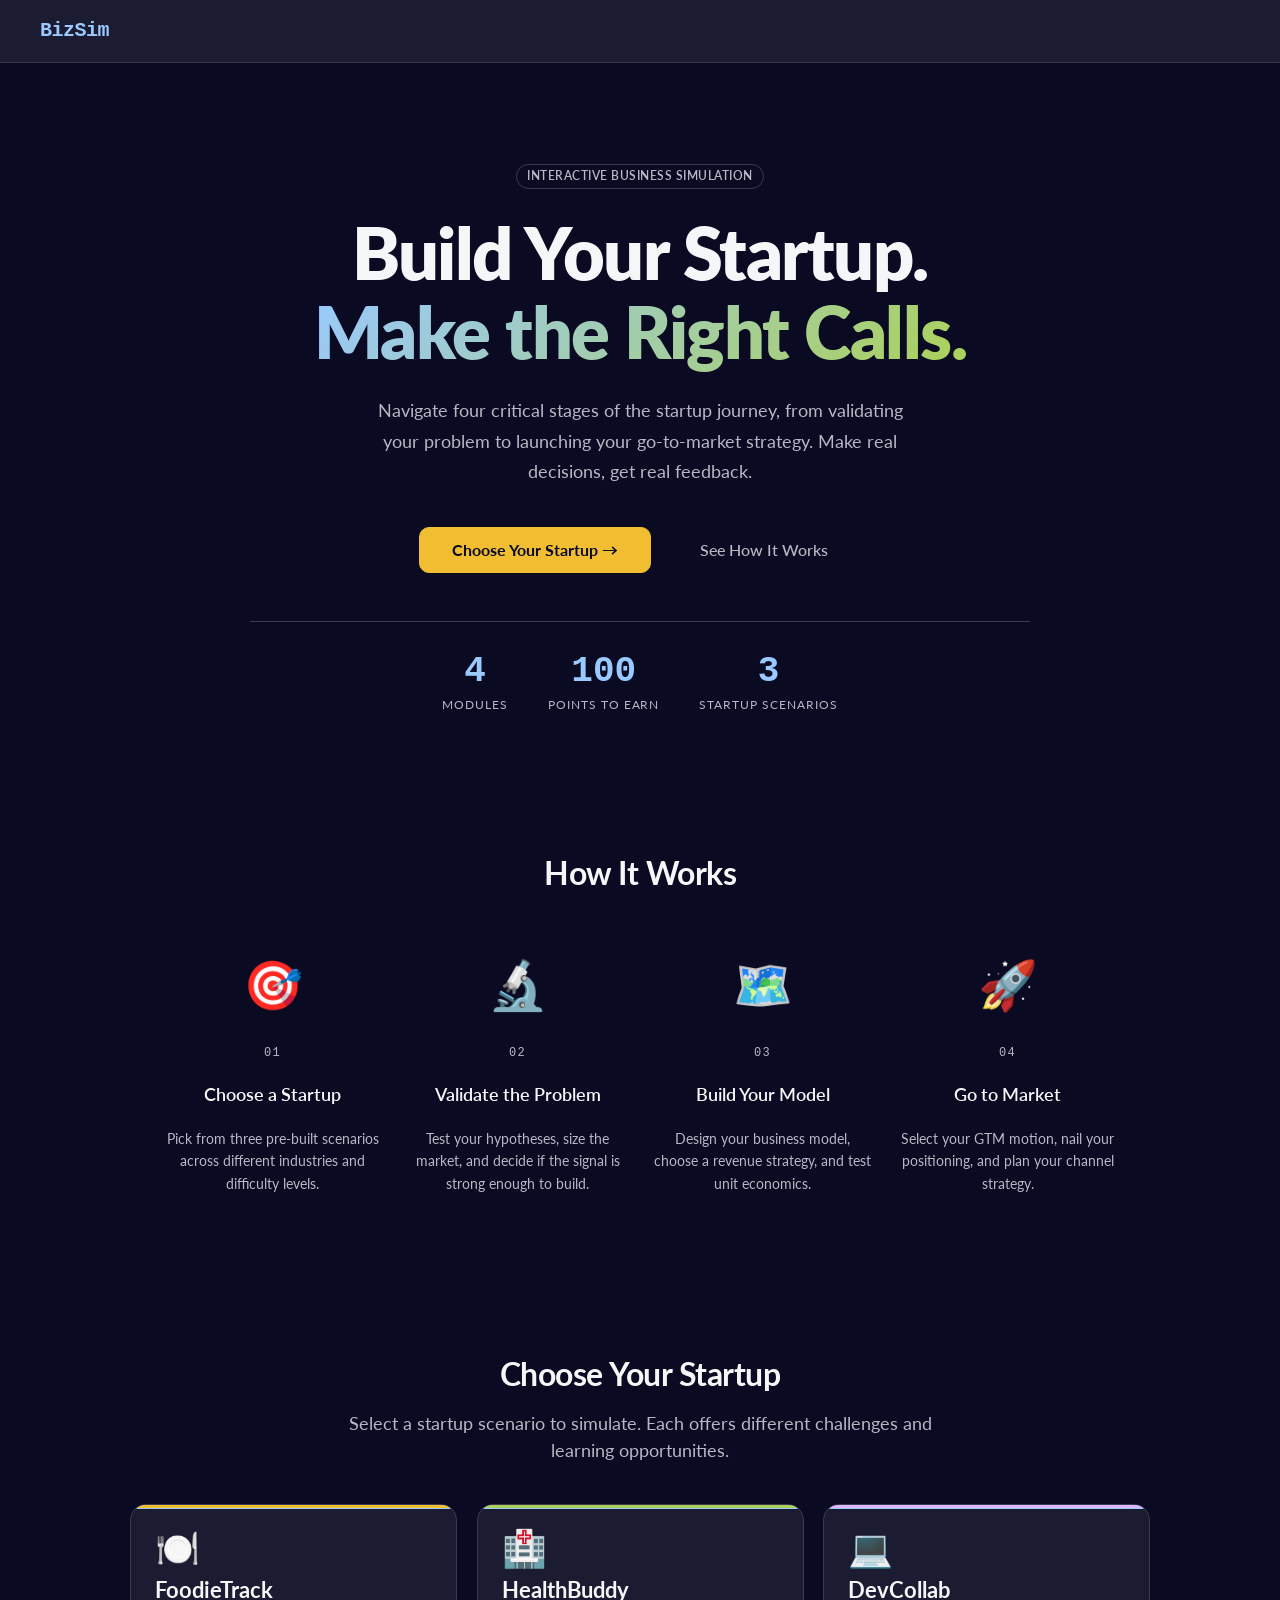
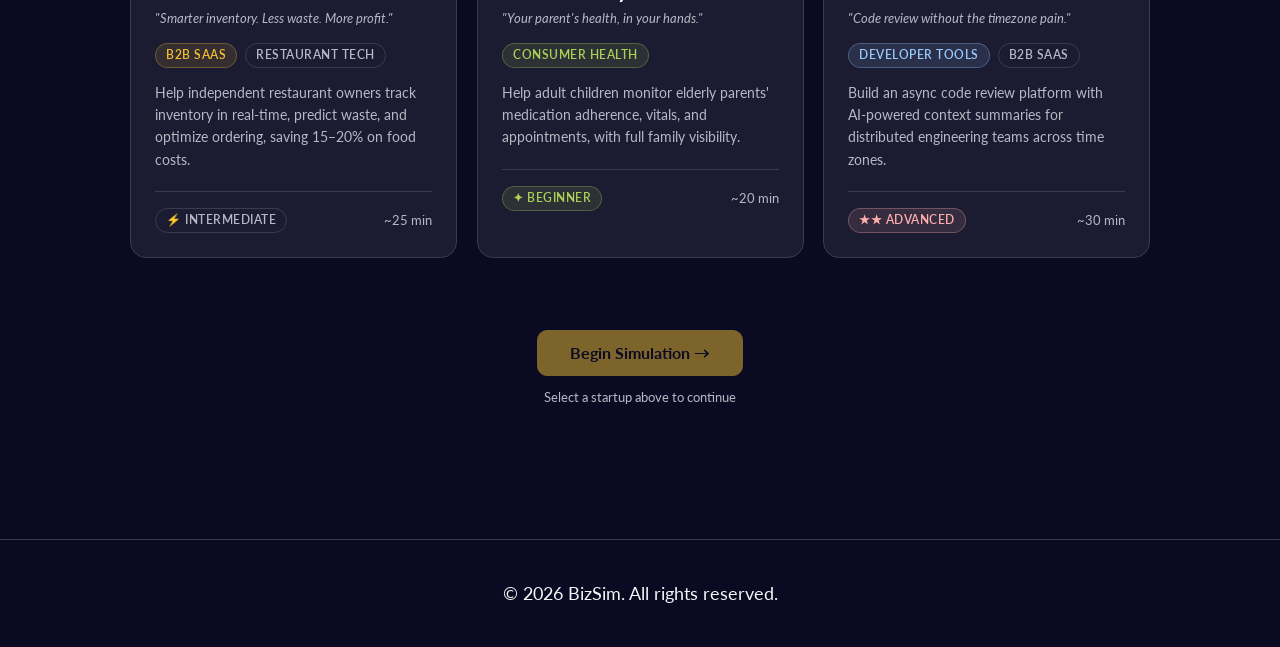
<file: index.html>
<!DOCTYPE html>
<html lang="en">
<head>
  <meta charset="UTF-8">
  <meta name="viewport" content="width=device-width, initial-scale=1.0">
  <title>BizSim — Business Simulation</title>
  <link rel="stylesheet" href="css/main.css">
  <link rel="stylesheet" href="css/animations.css">
  <style>
    /* ─── Landing-specific styles ─────────────────────────────── */

    /* NAV */
    .landing-nav {
      position: fixed;
      top: 0;
      left: 0;
      right: 0;
      z-index: 100;
      display: flex;
      align-items: center;
      justify-content: space-between;
      padding: 16px 40px;
      background: var(--color-surface);
      border-bottom: 1px solid var(--color-border);
      backdrop-filter: blur(12px);
    }
    .landing-nav-logo {
      font-family: var(--font-mono, monospace);
      color: var(--color-primary);
      font-size: 20px;
      font-weight: 700;
      letter-spacing: -0.5px;
    }

    /* HERO */
    .hero {
      max-width: 860px;
      margin: 0 auto;
      padding: 160px 40px 80px;
      text-align: center;
    }
    .hero-eyebrow {
      display: inline-block;
      margin-bottom: 24px;
    }
    .hero-title {
      font-size: clamp(40px, 6vw, 72px);
      font-weight: 800;
      line-height: 1.1;
      letter-spacing: -1.5px;
      color: var(--color-text);
      margin-bottom: 24px;
    }
    .hero-subtitle {
      font-size: 18px;
      line-height: 1.7;
      color: var(--color-text-muted);
      max-width: 560px;
      margin: 0 auto 40px;
    }
    .hero-cta {
      display: flex;
      align-items: center;
      justify-content: center;
      gap: 16px;
      flex-wrap: wrap;
    }
    .hero-stats {
      display: flex;
      align-items: center;
      justify-content: center;
      gap: 40px;
      margin-top: 48px;
      padding-top: 32px;
      border-top: 1px solid var(--color-border);
    }
    .hero-stat {
      text-align: center;
    }
    .hero-stat-num {
      display: block;
      font-size: 36px;
      font-weight: 700;
      color: var(--color-primary);
      font-family: var(--font-mono, monospace);
      line-height: 1;
      margin-bottom: 6px;
    }
    .hero-stat-label {
      display: block;
      font-size: 12px;
      color: var(--color-text-muted);
      text-transform: uppercase;
      letter-spacing: 0.08em;
    }

    /* GRADIENT TEXT */
    .gradient-text {
      background: linear-gradient(135deg, var(--color-cta) 0%, var(--color-success) 100%);
      -webkit-background-clip: text;
      background-clip: text;
      -webkit-text-fill-color: transparent;
    }

    /* HOW IT WORKS */
    .how-it-works-section {
      max-width: 1100px;
      margin: 0 auto;
      padding: 60px 40px;
    }
    .section-title {
      font-size: 32px;
      font-weight: 700;
      text-align: center;
      margin-bottom: 16px;
      color: var(--color-text);
      letter-spacing: -0.5px;
    }
    .section-subtitle {
      text-align: center;
      color: var(--color-text-muted);
      font-size: 18px;
      margin-bottom: 40px;
      max-width: 600px;
      margin-left: auto;
      margin-right: auto;
    }
    .hiw-icon {
      font-size: 48px;
      margin-bottom: 12px;
      display: block;
    }
    .hiw-step-num {
      font-size: 12px;
      color: var(--color-text-muted);
      font-family: var(--font-mono, monospace);
      letter-spacing: 0.1em;
      margin-bottom: 10px;
    }
    .hiw-title {
      font-size: 18px;
      font-weight: 600;
      color: var(--color-text);
      margin-bottom: 10px;
    }
    .hiw-desc {
      font-size: 14px;
      color: var(--color-text-muted);
      line-height: 1.6;
    }

    /* SCENARIO SECTION */
    .scenario-section {
      max-width: 1100px;
      margin: 0 auto;
      padding: 60px 40px;
    }
    .scenario-cta {
      text-align: center;
      margin-top: 40px;
      padding: 32px;
    }
    .scenario-cta .btn {
      margin-bottom: 12px;
    }

    /* FOOTER */
    .landing-footer {
      text-align: center;
      padding: 40px;
      border-top: 1px solid var(--color-border);
      margin-top: 40px;
    }

    /* RESUME DASHBOARD */
    .resume-dashboard {
      max-width: 720px;
      margin: 80px auto;
      padding: 40px;
    }
    .resume-header {
      display: flex;
      align-items: flex-start;
      justify-content: space-between;
      margin-bottom: 24px;
    }
    .resume-score-num {
      font-size: 48px;
      font-weight: 700;
      color: var(--color-primary);
      font-family: var(--font-mono, monospace);
      line-height: 1;
    }
    .resume-title {
      font-size: 28px;
      font-weight: 700;
      color: var(--color-text);
      margin-top: 6px;
    }
    .resume-scenario-badge {
      margin-bottom: 20px;
    }
    .resume-module-row {
      display: flex;
      align-items: center;
      justify-content: space-between;
      padding: 12px 16px;
      background: var(--color-surface);
      border: 1px solid var(--color-border);
      border-radius: 8px;
      margin-bottom: 8px;
    }
    .resume-actions {
      display: flex;
      gap: 16px;
      margin-top: 32px;
      flex-wrap: wrap;
    }

    /* SCENARIO CARDS — enhanced selection */
    .scenario-card {
      position: relative;
      overflow: hidden;
      transition: transform 0.2s ease, box-shadow 0.2s ease;
    }
    .scenario-card:hover {
      transform: translateY(-4px);
      box-shadow: 0 16px 40px rgba(0, 0, 0, 0.4);
    }
    .scenario-card.selected {
      box-shadow: 0 0 0 2px var(--color-cta), 0 8px 24px rgba(241, 190, 50, 0.15);
    }
    .scenario-card-accent {
      position: absolute;
      top: 0;
      left: 0;
      right: 0;
      height: 3px;
    }
    .scenario-select-check {
      position: absolute;
      top: 16px;
      right: 16px;
      width: 24px;
      height: 24px;
      border-radius: 50%;
      background: var(--color-cta);
      color: var(--color-cta-text);
      font-size: 12px;
      font-weight: 700;
      display: flex;
      align-items: center;
      justify-content: center;
      opacity: 0;
      transform: scale(0.6);
      transition: opacity 0.2s ease, transform 0.2s ease;
    }
    .scenario-card.selected .scenario-select-check {
      opacity: 1;
      transform: scale(1);
    }
    .scenario-card-icon {
      font-size: 36px;
      margin-bottom: 12px;
    }
    .scenario-card-title {
      font-size: 22px;
      font-weight: 700;
      color: var(--color-text);
      margin-bottom: 6px;
    }
    .scenario-card-tagline {
      font-size: 13px;
      color: var(--color-text-muted);
      font-style: italic;
      margin-bottom: 14px;
    }
    .scenario-card-industry {
      display: flex;
      gap: 8px;
      flex-wrap: wrap;
      margin-bottom: 14px;
    }
    .scenario-card-description {
      font-size: 14px;
      color: var(--color-text-muted);
      line-height: 1.6;
      margin-bottom: 20px;
    }
    .scenario-card-footer {
      display: flex;
      align-items: center;
      justify-content: space-between;
      padding-top: 16px;
      border-top: 1px solid var(--color-border);
    }

    /* Scrolled-to anchor offset  */
    #how-it-works {
      scroll-margin-top: 80px;
    }
    #scenario-section {
      scroll-margin-top: 80px;
    }

    /* Utility */
    .hidden { display: none !important; }

    /* Small responsive tweaks */
    @media (max-width: 640px) {
      .landing-nav { padding: 14px 20px; }
      .hero { padding: 120px 20px 60px; }
      .hero-stats { gap: 24px; }
      .how-it-works-section,
      .scenario-section { padding: 40px 20px; }
      .resume-dashboard { padding: 24px 16px; margin: 60px auto; }
    }
  </style>
</head>
<body>
  <!-- No sidebar on landing page — full-width layout -->

  <!-- ── NAV BAR ──────────────────────────────────────────────── -->
  <nav class="landing-nav">
    <div class="landing-nav-logo">BizSim</div>
    <div class="landing-nav-actions">
      <button class="btn btn-ghost" id="btn-reset" style="display:none">Reset Simulation</button>
    </div>
  </nav>

  <!-- ── HERO (new users) ─────────────────────────────────────── -->
  <section class="hero fade-in-up" id="hero-section">
    <div class="hero-eyebrow badge badge-neutral">Interactive Business Simulation</div>
    <h1 class="hero-title">
      Build Your Startup.<br>
      <span class="gradient-text">Make the Right Calls.</span>
    </h1>
    <p class="hero-subtitle">
      Navigate four critical stages of the startup journey, from validating your problem to launching your go-to-market strategy. Make real decisions, get real feedback.
    </p>
    <div class="hero-cta">
      <button class="btn btn-primary btn-lg" id="btn-start-hero">Choose Your Startup →</button>
      <a href="#how-it-works" class="btn btn-ghost btn-lg">See How It Works</a>
    </div>

    <!-- Floating stats -->
    <div class="hero-stats">
      <div class="hero-stat">
        <span class="hero-stat-num">4</span>
        <span class="hero-stat-label">Modules</span>
      </div>
      <div class="hero-stat">
        <span class="hero-stat-num">100</span>
        <span class="hero-stat-label">Points to Earn</span>
      </div>
      <div class="hero-stat">
        <span class="hero-stat-num">3</span>
        <span class="hero-stat-label">Startup Scenarios</span>
      </div>
    </div>
  </section>

  <!-- ── RESUME DASHBOARD (returning users) ──────────────────── -->
  <section class="resume-dashboard hidden fade-in-up" id="resume-section">
    <div class="resume-header">
      <div>
        <div class="page-header-meta">WELCOME BACK</div>
        <h2 class="resume-title">Continue Your Simulation</h2>
      </div>
      <div class="resume-score-display">
        <div class="resume-score-num" id="resume-score">0</div>
        <div class="text-muted text-sm">/ 100 pts</div>
      </div>
    </div>
    <div class="resume-scenario-badge" id="resume-scenario-badge"></div>
    <div class="resume-modules" id="resume-modules"></div>
    <div class="resume-actions">
      <button class="btn btn-primary btn-lg" id="btn-resume">Continue Where I Left Off →</button>
      <button class="btn btn-ghost" id="btn-start-over">Start a New Scenario</button>
    </div>
  </section>

  <!-- ── HOW IT WORKS ─────────────────────────────────────────── -->
  <section class="how-it-works-section" id="how-it-works">
    <h2 class="section-title">How It Works</h2>
    <div class="how-it-works">

      <div class="how-it-works-step fade-in-up stagger-1">
        <span class="hiw-icon">🎯</span>
        <div class="hiw-step-num">01</div>
        <h3 class="hiw-title">Choose a Startup</h3>
        <p class="hiw-desc">Pick from three pre-built scenarios across different industries and difficulty levels.</p>
      </div>

      <div class="how-it-works-step fade-in-up stagger-2">
        <span class="hiw-icon">🔬</span>
        <div class="hiw-step-num">02</div>
        <h3 class="hiw-title">Validate the Problem</h3>
        <p class="hiw-desc">Test your hypotheses, size the market, and decide if the signal is strong enough to build.</p>
      </div>

      <div class="how-it-works-step fade-in-up stagger-3">
        <span class="hiw-icon">🗺️</span>
        <div class="hiw-step-num">03</div>
        <h3 class="hiw-title">Build Your Model</h3>
        <p class="hiw-desc">Design your business model, choose a revenue strategy, and test unit economics.</p>
      </div>

      <div class="how-it-works-step fade-in-up stagger-4">
        <span class="hiw-icon">🚀</span>
        <div class="hiw-step-num">04</div>
        <h3 class="hiw-title">Go to Market</h3>
        <p class="hiw-desc">Select your GTM motion, nail your positioning, and plan your channel strategy.</p>
      </div>

    </div>
  </section>

  <!-- ── SCENARIO SELECTION ───────────────────────────────────── -->
  <section class="scenario-section" id="scenario-section">
    <h2 class="section-title">Choose Your Startup</h2>
    <p class="section-subtitle">Select a startup scenario to simulate. Each offers different challenges and learning opportunities.</p>

    <div class="scenario-grid">

      <!-- FoodieTrack -->
      <div class="scenario-card fade-in-up stagger-1" data-scenario="foodietrack">
        <div class="scenario-card-accent" style="background: #f1be32"></div>
        <div class="scenario-select-check">✓</div>
        <div class="scenario-card-icon">🍽️</div>
        <div class="scenario-card-title">FoodieTrack</div>
        <div class="scenario-card-tagline">"Smarter inventory. Less waste. More profit."</div>
        <div class="scenario-card-industry">
          <span class="badge badge-warning">B2B SaaS</span>
          <span class="badge badge-neutral">Restaurant Tech</span>
        </div>
        <p class="scenario-card-description">Help independent restaurant owners track inventory in real-time, predict waste, and optimize ordering, saving 15–20% on food costs.</p>
        <div class="scenario-card-footer">
          <span class="badge badge-neutral">⚡ Intermediate</span>
          <span class="text-muted text-sm">~25 min</span>
        </div>
      </div>

      <!-- HealthBuddy -->
      <div class="scenario-card fade-in-up stagger-2" data-scenario="healthbuddy">
        <div class="scenario-card-accent" style="background: #acd157"></div>
        <div class="scenario-select-check">✓</div>
        <div class="scenario-card-icon">🏥</div>
        <div class="scenario-card-title">HealthBuddy</div>
        <div class="scenario-card-tagline">"Your parent's health, in your hands."</div>
        <div class="scenario-card-industry">
          <span class="badge badge-success">Consumer Health</span>
        </div>
        <p class="scenario-card-description">Help adult children monitor elderly parents' medication adherence, vitals, and appointments, with full family visibility.</p>
        <div class="scenario-card-footer">
          <span class="badge badge-success">✦ Beginner</span>
          <span class="text-muted text-sm">~20 min</span>
        </div>
      </div>

      <!-- DevCollab -->
      <div class="scenario-card fade-in-up stagger-3" data-scenario="devcollab">
        <div class="scenario-card-accent" style="background: #dbb8ff"></div>
        <div class="scenario-select-check">✓</div>
        <div class="scenario-card-icon">💻</div>
        <div class="scenario-card-title">DevCollab</div>
        <div class="scenario-card-tagline">"Code review without the timezone pain."</div>
        <div class="scenario-card-industry">
          <span class="badge badge-primary">Developer Tools</span>
          <span class="badge badge-neutral">B2B SaaS</span>
        </div>
        <p class="scenario-card-description">Build an async code review platform with AI-powered context summaries for distributed engineering teams across time zones.</p>
        <div class="scenario-card-footer">
          <span class="badge badge-danger">★★ Advanced</span>
          <span class="text-muted text-sm">~30 min</span>
        </div>
      </div>

    </div>

    <div class="scenario-cta">
      <button class="btn btn-primary btn-lg" id="btn-begin" disabled>Begin Simulation →</button>
      <p class="text-muted text-sm" id="select-hint">Select a startup above to continue</p>
    </div>
  </section>

  <!-- ── FOOTER ───────────────────────────────────────────────── -->
  <footer class="landing-footer">
    <p>&copy; 2026 BizSim. All rights reserved.</p>
  <script src="js/data.js"></script>
  <script src="js/app.js"></script>
  <script>
    // ── INDEX PAGE LOGIC ─────────────────────────────────────────
    let selectedScenario = null;

    document.addEventListener('DOMContentLoaded', () => {
      const state = BizSim.getState();

      // Show resume dashboard for returning users
      if (state.started && state.scenario) {
        showResumeDashboard(state);
      }

      // ── Scenario card selection ──
      document.querySelectorAll('.scenario-card').forEach(card => {
        card.addEventListener('click', () => {
          document.querySelectorAll('.scenario-card').forEach(c => c.classList.remove('selected'));
          card.classList.add('selected');
          selectedScenario = card.dataset.scenario;
          document.getElementById('btn-begin').disabled = false;
          const name = BizSimData.scenarios[selectedScenario]?.name ?? selectedScenario;
          document.getElementById('select-hint').textContent = `Selected: ${name}`;
        });
      });

      // ── Begin simulation ──
      document.getElementById('btn-begin').addEventListener('click', () => {
        if (!selectedScenario) return;
        BizSim.setState({ scenario: selectedScenario, started: true });
        BizSim.navigate('module-1.html');
      });

      // ── Hero CTA → scroll to scenario picker ──
      document.getElementById('btn-start-hero')?.addEventListener('click', () => {
        document.getElementById('scenario-section').scrollIntoView({ behavior: 'smooth' });
      });

      // ── Resume button ──
      document.getElementById('btn-resume')?.addEventListener('click', () => {
        const modules = state.modules;
        let nextModule = 5;
        for (let i = 1; i <= 4; i++) {
          if (!modules[i]?.completed) { nextModule = i; break; }
        }
        if (nextModule > 4) BizSim.navigate('results.html');
        else BizSim.navigate(`module-${nextModule}.html`);
      });

      // ── Start over ──
      document.getElementById('btn-start-over')?.addEventListener('click', () => {
        document.getElementById('resume-section').classList.add('hidden');
        document.getElementById('hero-section').classList.remove('hidden');
        document.getElementById('scenario-section').scrollIntoView({ behavior: 'smooth' });
      });

      // ── Reset simulation ──
      document.getElementById('btn-reset')?.addEventListener('click', () => {
        if (confirm('Reset the simulation? All progress will be lost.')) {
          BizSim.reset();
        }
      });
    });

    function showResumeDashboard(state) {
      document.getElementById('hero-section').classList.add('hidden');
      document.getElementById('resume-section').classList.remove('hidden');
      document.getElementById('btn-reset').style.display = 'block';

      // Score
      document.getElementById('resume-score').textContent = state.totalScore ?? 0;

      // Scenario badge
      const scenario = BizSimData.scenarios[state.scenario];
      const pill = document.getElementById('resume-scenario-badge');
      if (scenario) {
        pill.innerHTML = `<span class="badge badge-neutral">${scenario.icon ?? ''} ${scenario.name}</span>`;
      }

      // Module status list
      const container = document.getElementById('resume-modules');
      const moduleNames = [
        'Problem & Market Validation',
        'Customer Discovery',
        'Business Model Basics',
        'Go-to-Market Strategy',
      ];
      container.innerHTML = moduleNames.map((name, i) => {
        const mod = state.modules?.[i + 1];
        const status = mod?.completed
          ? `<span class="badge badge-success">✓ ${mod.score} pts</span>`
          : `<span class="badge badge-neutral">Not started</span>`;
        return `<div class="resume-module-row"><span class="text-sm">Module ${i + 1}: ${name}</span>${status}</div>`;
      }).join('');
    }
  </script>
</body>
</html>
</file>
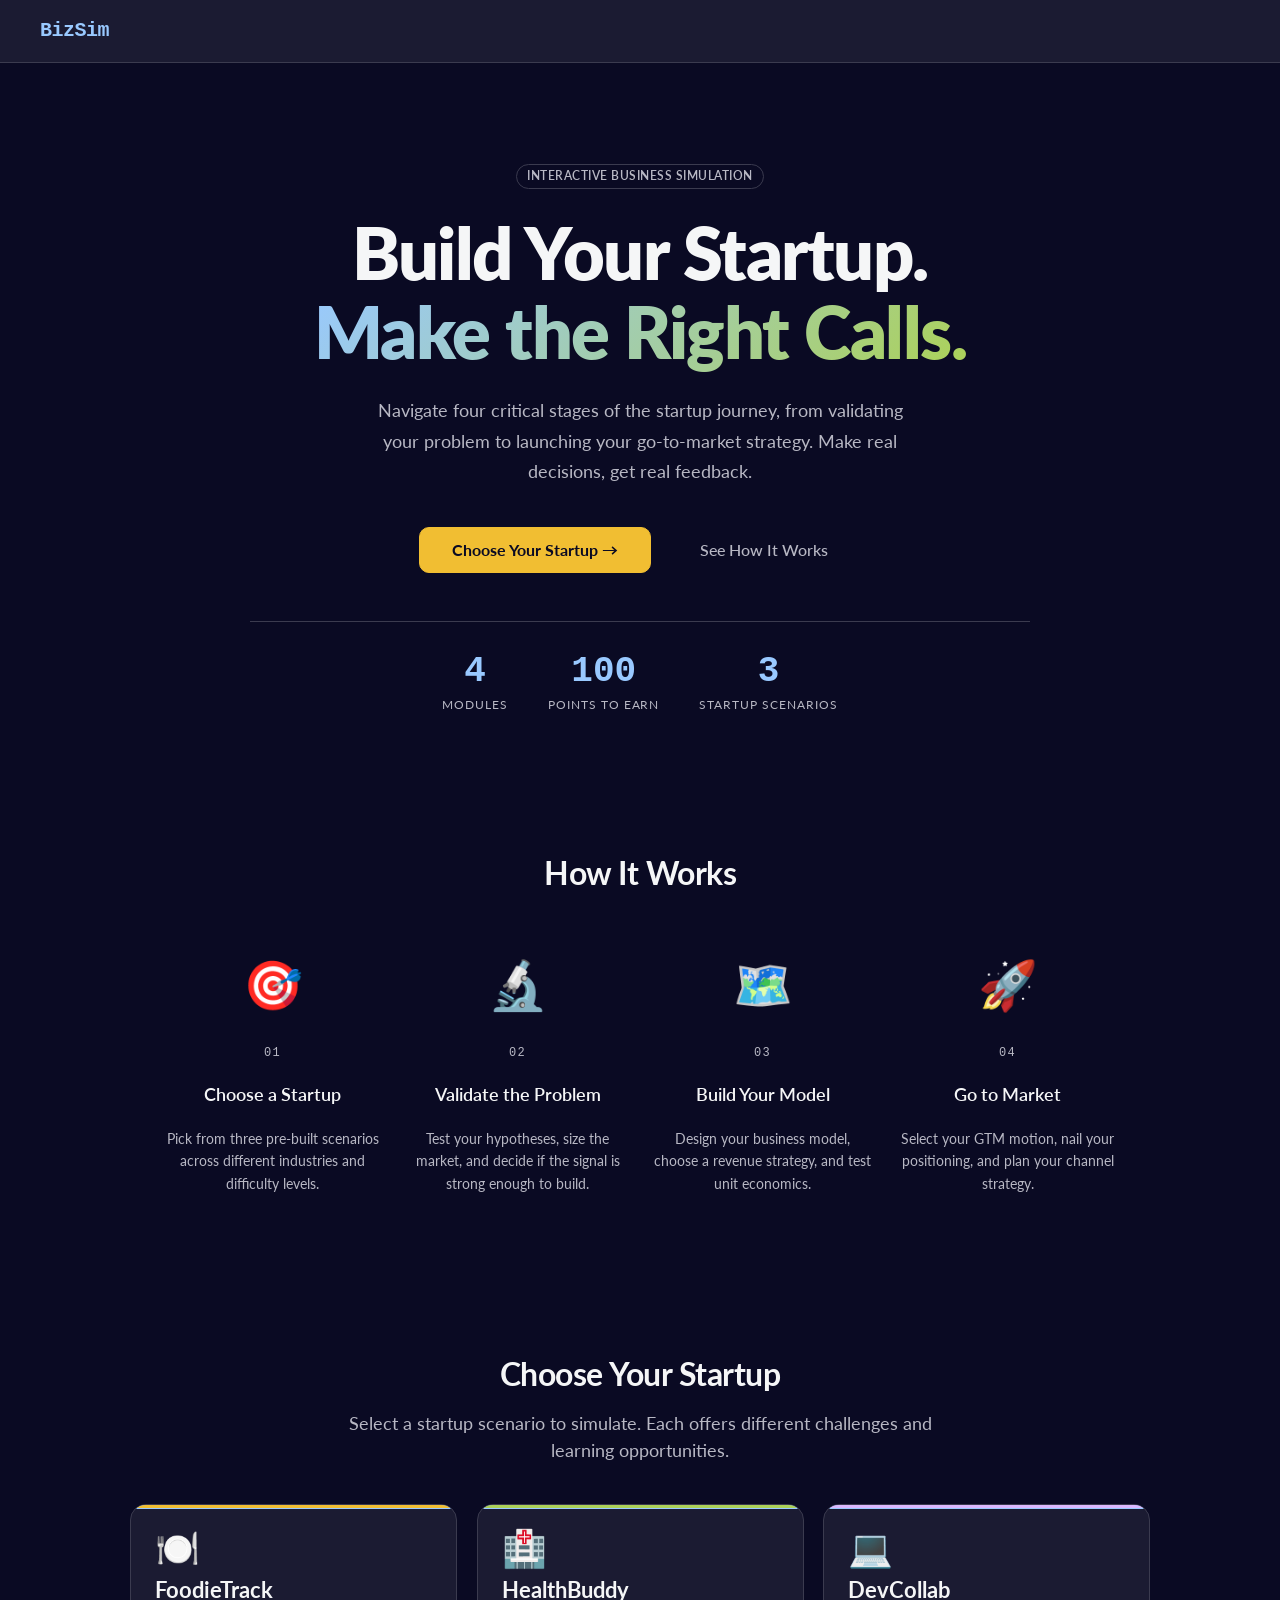
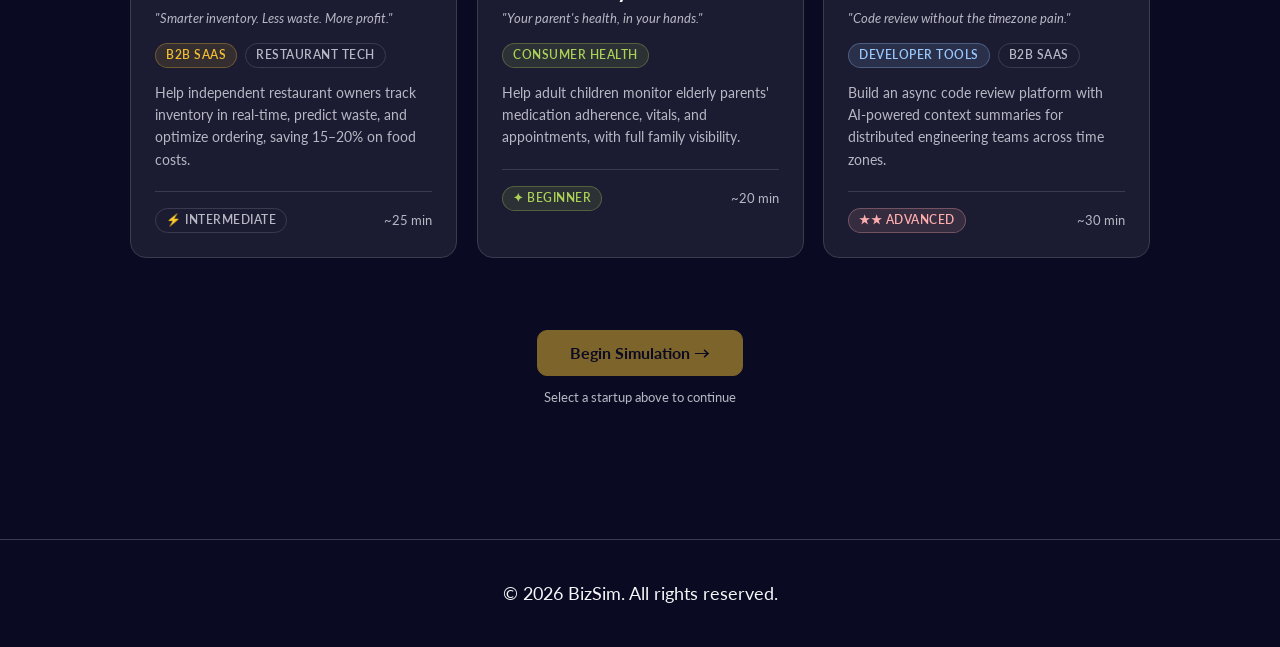
<file: module-1.html>
<!DOCTYPE html>
<html lang="en">
<head>
  <meta charset="UTF-8">
  <meta name="viewport" content="width=device-width, initial-scale=1.0">
  <title>BizSim — Module 1: Problem &amp; Market Validation</title>
  <link rel="stylesheet" href="css/main.css">
  <link rel="stylesheet" href="css/animations.css">
  <style>
    /* ── Module-1 specific styles ─────────────────────────────────── */

    /* Hypothesis Builder */
    .hypothesis-statement {
      display: flex;
      flex-direction: column;
      gap: 8px;
    }
    .hypothesis-text {
      color: var(--color-text-muted);
      font-style: italic;
      font-size: 15px;
      padding: 4px 0;
    }

    /* Question Filter */
    .question-item {
      transition: border-color 0.2s, background 0.2s;
      padding: 16px;
      margin-bottom: 12px;
      border-radius: var(--radius-md);
      border: 1px solid var(--color-border);
      background: var(--color-surface);
    }
    .question-num {
      font-size: 11px;
      font-weight: 700;
      text-transform: uppercase;
      letter-spacing: 0.08em;
      color: var(--color-text-subtle);
      margin-bottom: 6px;
    }
    .question-text {
      font-size: 15px;
      margin-bottom: 12px;
      line-height: 1.5;
      color: var(--color-text);
    }
    .question-actions {
      display: flex;
      gap: 8px;
    }
    .question-item.answered .question-actions button {
      pointer-events: none;
    }
    .question-item.correct-answer {
      border-color: var(--color-success);
      background: var(--color-success-glow);
    }
    .question-item.wrong-answer {
      border-color: var(--color-danger);
      background: var(--color-danger-glow);
    }
    .question-explanation {
      margin-top: 10px;
      font-size: 13px;
      line-height: 1.5;
      padding: 10px 14px;
      border-radius: var(--radius-sm);
      background: var(--color-surface-2);
      color: var(--color-text-muted);
    }

    /* Market Sizing */
    .market-sizes {
      display: grid;
      grid-template-columns: 1fr 1fr 1fr;
      gap: 16px;
      margin: 24px 0;
    }
    .market-size-card {
      text-align: center;
      padding: 20px 16px;
      background: var(--color-surface-2);
      border-radius: 12px;
      border: 1px solid var(--color-border);
    }
    .market-size-label {
      font-size: 11px;
      text-transform: uppercase;
      letter-spacing: 0.1em;
      color: var(--color-text-muted);
      margin-bottom: 8px;
      font-weight: 700;
    }
    .market-size-value {
      font-size: 36px;
      font-weight: 800;
      color: var(--color-primary);
      font-family: var(--font-mono, monospace);
    }
    .market-size-unit {
      font-size: 14px;
      color: var(--color-text-muted);
      margin-top: 2px;
    }
    .market-size-reasoning {
      font-size: 12px;
      color: var(--color-text-subtle);
      margin-top: 8px;
      line-height: 1.4;
    }
    .market-funnel {
      display: flex;
      align-items: center;
      justify-content: center;
      gap: 8px;
      margin-bottom: 8px;
      font-size: 11px;
      font-weight: 700;
      letter-spacing: 0.1em;
      text-transform: uppercase;
    }
    .market-funnel-arrow {
      color: var(--color-text-subtle);
      font-size: 18px;
    }
    .ms-quiz-options {
      display: flex;
      flex-direction: column;
      gap: 10px;
      margin-top: 12px;
    }
    .ms-option {
      display: flex;
      align-items: flex-start;
      gap: 12px;
      padding: 13px 16px;
      border: 1px solid var(--color-border);
      border-radius: var(--radius-md);
      cursor: pointer;
      transition: all 0.15s;
      background: var(--color-surface);
      font-size: 14px;
      line-height: 1.5;
    }
    .ms-option:hover {
      border-color: var(--color-primary);
      background: var(--color-primary-glow);
    }
    .ms-option.selected {
      border-color: var(--color-primary);
      background: var(--color-primary-glow);
    }
    .ms-option.option-correct {
      border-color: var(--color-success);
      background: var(--color-success-glow);
      pointer-events: none;
    }
    .ms-option.option-wrong {
      border-color: var(--color-danger);
      background: var(--color-danger-glow);
      pointer-events: none;
    }
    .ms-option.option-disabled {
      pointer-events: none;
      opacity: 0.5;
    }
    .ms-option-letter {
      width: 22px;
      height: 22px;
      border-radius: 50%;
      background: var(--color-border);
      display: flex;
      align-items: center;
      justify-content: center;
      font-size: 11px;
      font-weight: 700;
      flex-shrink: 0;
      color: var(--color-text);
    }
    .ms-question-label {
      font-size: 14px;
      font-weight: 600;
      color: var(--color-text-muted);
      text-transform: uppercase;
      letter-spacing: 0.06em;
      margin-bottom: 8px;
    }

    /* Smoke Test */
    .smoke-data-grid {
      display: grid;
      grid-template-columns: 1fr 1fr;
      gap: 10px;
      margin: 20px 0;
    }
    .smoke-data-cell {
      background: var(--color-surface-2);
      border: 1px solid var(--color-border);
      border-radius: var(--radius-md);
      padding: 14px 16px;
    }
    .smoke-data-key {
      font-size: 11px;
      font-weight: 700;
      text-transform: uppercase;
      letter-spacing: 0.08em;
      color: var(--color-text-muted);
      margin-bottom: 4px;
    }
    .smoke-data-val {
      font-size: 22px;
      font-weight: 800;
      font-family: var(--font-mono, monospace);
      color: var(--color-text);
    }
    .smoke-option {
      display: flex;
      align-items: flex-start;
      gap: 14px;
      padding: 15px 18px;
      border: 1.5px solid var(--color-border);
      border-radius: var(--radius-md);
      cursor: pointer;
      transition: all 0.15s;
      margin-bottom: 10px;
      background: var(--color-surface);
      font-size: 15px;
      line-height: 1.5;
    }
    .smoke-option:hover {
      border-color: var(--color-primary);
      background: var(--color-primary-glow);
    }
    .smoke-option.selected {
      border-color: var(--color-primary);
      background: var(--color-primary-glow);
    }
    .smoke-option.option-correct {
      border-color: var(--color-success);
      background: var(--color-success-glow);
      pointer-events: none;
    }
    .smoke-option.option-wrong {
      border-color: var(--color-danger);
      background: var(--color-danger-glow);
      pointer-events: none;
    }
    .smoke-option.option-disabled {
      pointer-events: none;
      opacity: 0.5;
    }
    .smoke-option-radio {
      width: 18px;
      height: 18px;
      border-radius: 50%;
      border: 2px solid var(--color-border);
      flex-shrink: 0;
      margin-top: 2px;
      transition: all 0.15s;
    }
    .smoke-option.selected .smoke-option-radio,
    .smoke-option.option-correct .smoke-option-radio {
      border-color: var(--color-primary);
      background: var(--color-primary);
    }
    .smoke-option.option-wrong .smoke-option-radio {
      border-color: var(--color-danger);
      background: var(--color-danger);
    }

    /* Hint toggle */
    .hint-toggle {
      background: none;
      border: none;
      color: var(--color-primary);
      font-size: 13px;
      cursor: pointer;
      padding: 0;
      text-decoration: underline;
      text-underline-offset: 2px;
    }
    .hint-toggle:hover {
      opacity: 0.8;
    }

    /* Score display chip */
    .step-score-chip {
      display: inline-flex;
      align-items: center;
      gap: 6px;
      background: var(--color-surface-2);
      border: 1px solid var(--color-border);
      border-radius: var(--radius-full);
      padding: 4px 12px;
      font-size: 13px;
      font-weight: 600;
      color: var(--color-text-muted);
      font-family: var(--font-mono, monospace);
    }

    /* Score ring text fix */
    .score-ring-text {
      position: absolute;
      inset: 0;
      display: flex;
      flex-direction: column;
      align-items: center;
      justify-content: center;
      pointer-events: none;
    }
    .score-ring-num {
      font-size: 18px;
      font-weight: 800;
      color: var(--color-text);
      line-height: 1;
    }
    .score-ring-denom {
      font-size: 10px;
      color: var(--color-text-muted);
    }
    .score-ring-container {
      position: relative;
      width: 80px;
      height: 80px;
      margin: 0 auto;
    }

    /* Module nav */
    .module-nav {
      display: flex;
      align-items: center;
      justify-content: space-between;
      padding: 20px 0 32px;
      margin-top: 24px;
      border-top: 1px solid var(--color-border);
    }

    /* Step dot custom styles */
    .step-dot--active {
      background: var(--color-primary) !important;
    }
    .step-dot--active span { color: #fff !important; }
    .step-dot--done {
      background: var(--color-success) !important;
    }
    .step-dot--done span { color: #fff !important; }
    .step-dot--upcoming {
      background: var(--color-surface-2);
    }
    .step-dot--upcoming span { color: var(--color-text-muted); }

    .sidebar-divider {
      height: 1px;
      background: var(--color-border);
      margin: 8px 16px;
    }

    /* card interactive focus */
    .card-interactive:hover {
      border-color: var(--color-primary);
    }
  </style>
</head>
<body>
<div class="layout-shell">

  <!-- SIDEBAR -->
  <aside class="sidebar">
    <div class="sidebar-logo">
      <div class="logo-text">BizSim</div>
      <div class="logo-tagline">Business Simulation</div>
    </div>
    <div class="sidebar-scenario-pill" id="sidebar-scenario"></div>
    <nav class="sidebar-nav">
      <div class="sidebar-nav-item active" data-module="1">
        <span class="nav-icon">🔬</span>
        <span class="nav-label">Problem Validation</span>
        <span class="nav-status"></span>
      </div>
      <a href="module-2.html" class="sidebar-nav-item locked" data-module="2">
        <span class="nav-icon">🎙️</span>
        <span class="nav-label">Customer Discovery</span>
      </a>
      <a href="module-3.html" class="sidebar-nav-item locked" data-module="3">
        <span class="nav-icon">🗺️</span>
        <span class="nav-label">Business Model</span>
      </a>
      <a href="module-4.html" class="sidebar-nav-item locked" data-module="4">
        <span class="nav-icon">📐</span>
        <span class="nav-label">Go-to-Market</span>
      </a>
    </nav>
    <div class="sidebar-divider"></div>
    <div class="sidebar-footer">
      <div class="score-ring-container">
        <svg class="score-ring" viewBox="0 0 80 80">
          <circle class="score-ring-track" cx="40" cy="40" r="34" fill="none" stroke-width="6"/>
          <circle class="score-ring-fill" cx="40" cy="40" r="34" fill="none" stroke-width="6"
            stroke-linecap="round" transform="rotate(-90 40 40)"
            style="stroke-dasharray:251;stroke-dashoffset:251;stroke:#99c9ff;"/>
        </svg>
        <div class="score-ring-text">
          <span class="score-ring-num" id="sidebar-score">0</span>
          <span class="score-ring-denom">/ 100</span>
        </div>
      </div>
    </div>
  </aside>

  <!-- MAIN CONTENT -->
  <main class="main-content">
    <div class="page-wrapper">

      <!-- PAGE HEADER -->
      <div class="page-header fade-in-up">
        <div class="page-header-meta">MODULE 1 · PROBLEM &amp; MARKET VALIDATION</div>
        <h1 class="page-header-title" id="step-title">Hypothesis Builder</h1>
        <p class="page-header-subtitle" id="step-subtitle">Define your core problem hypothesis before talking to customers.</p>
        <div class="step-indicator" id="step-indicator"></div>
      </div>

      <!-- ═══════════════════════════════════════════════════════════
           STEP 1: Hypothesis Builder
      ═══════════════════════════════════════════════════════════ -->
      <div class="step-content fade-in-up" id="step-1">
        <div class="card">
          <div class="card-header">
            <div>
              <div class="card-title">Write Your Problem Hypothesis</div>
              <div class="card-subtitle">Complete this template based on your startup scenario</div>
            </div>
            <span class="badge badge-warning">5 pts</span>
          </div>
          <div class="card-body">
            <div class="alert alert-info mb-4">
              <div class="alert-title">What is a Problem Hypothesis?</div>
              <div class="alert-body">A falsifiable statement about who your customer is, what problem they have, and when it occurs. It guides your discovery interviews and can be proven wrong; that's the point.</div>
            </div>

            <div class="hypothesis-statement">
              <span class="hypothesis-text">"I believe that…"</span>

              <div class="form-group">
                <label class="form-label" for="hyp-customer">Target Customer</label>
                <input type="text" class="form-input" id="hyp-customer"
                  placeholder="e.g., independent restaurant owners (10–50 seats)…">
                <div class="form-hint">Who specifically experiences this problem?</div>
              </div>

              <span class="hypothesis-text">"…struggles with…"</span>

              <div class="form-group">
                <label class="form-label" for="hyp-problem">The Core Problem</label>
                <textarea class="form-textarea" id="hyp-problem" rows="3"
                  placeholder="describe the core pain in concrete terms…"></textarea>
                <div class="form-hint">What is the specific friction or failure mode?</div>
              </div>

              <span class="hypothesis-text">"…when…"</span>

              <div class="form-group">
                <label class="form-label" for="hyp-context">The Situation / Context</label>
                <input type="text" class="form-input" id="hyp-context"
                  placeholder="describe when and where the problem occurs…">
                <div class="form-hint">Under what circumstances does the problem happen?</div>
              </div>

              <span class="hypothesis-text">"."</span>
            </div>

            <div class="mt-4" style="display:flex;align-items:center;gap:10px;">
              <button class="hint-toggle" id="hint-toggle-btn" onclick="toggleHint()">💡 Need a hint?</button>
            </div>

            <div class="alert alert-info mt-4 hidden" id="hyp-hint-box">
              <div class="alert-title">Scenario Template Hint</div>
              <div class="alert-body" id="hyp-hint-text"></div>
            </div>
          </div>
        </div>
      </div>

      <!-- ═══════════════════════════════════════════════════════════
           STEP 2: Interview Question Filter
      ═══════════════════════════════════════════════════════════ -->
      <div class="step-content hidden" id="step-2">
        <div class="card">
          <div class="card-header">
            <div>
              <div class="card-title">Interview Question Filter</div>
              <div class="card-subtitle">Mark each question as Valid (open-ended, unbiased) or Leading (biased)</div>
            </div>
            <span class="badge badge-warning">8 pts</span>
          </div>
          <div class="card-body">
            <div class="alert alert-info mb-4">
              <div class="alert-title">What Makes a Good Interview Question</div>
              <div class="alert-body">Good questions ask about <strong>past behavior and specific events</strong>, not future hypotheticals. They never pitch your idea or lead the respondent toward a particular answer. Unbiased questions surface real problems; leading questions only confirm your assumptions.</div>
            </div>
            <div id="questions-list"></div>
          </div>
        </div>
      </div>

      <!-- ═══════════════════════════════════════════════════════════
           STEP 3: Market Sizing
      ═══════════════════════════════════════════════════════════ -->
      <div class="step-content hidden" id="step-3">
        <div class="card">
          <div class="card-header">
            <div>
              <div class="card-title">Market Sizing</div>
              <div class="card-subtitle">Understand the TAM → SAM → SOM framework for your scenario</div>
            </div>
            <span class="badge badge-warning">7 pts</span>
          </div>
          <div class="card-body">
            <div class="alert alert-info mb-4">
              <div class="alert-title">TAM → SAM → SOM Framework</div>
              <div class="alert-body">
                <strong>TAM</strong> (Total Addressable Market) = entire market if 100% captured. &nbsp;
                <strong>SAM</strong> (Serviceable Addressable Market) = segment you can realistically target. &nbsp;
                <strong>SOM</strong> (Serviceable Obtainable Market) = realistic near-term capture. Investors care most about <em>how</em> you derived SOM.
              </div>
            </div>

            <!-- Market size display -->
            <div class="market-sizes" id="market-sizes-display"></div>

            <!-- Quiz section -->
            <div style="margin-top:24px;">
              <div class="ms-question-label">Question 1 of 2</div>
              <p style="font-size:15px;line-height:1.6;margin-bottom:12px;" id="ms-q1-text"></p>
              <div class="ms-quiz-options" id="ms-q1-options"></div>
            </div>

            <div style="margin-top:24px;" id="ms-q2-section">
              <div class="ms-question-label">Question 2 of 2</div>
              <p style="font-size:15px;line-height:1.6;margin-bottom:12px;">Which market sizing approach is most reliable for early-stage startups?</p>
              <div class="ms-quiz-options" id="ms-q2-options">
                <div class="ms-option" data-q2="a" onclick="selectMsQ2(this, 'a')">
                  <span class="ms-option-letter">A</span>
                  <span>Top-down only: start with the big number and work down</span>
                </div>
                <div class="ms-option" data-q2="b" onclick="selectMsQ2(this, 'b')">
                  <span class="ms-option-letter">B</span>
                  <span>Bottom-up only: count real potential customers and multiply</span>
                </div>
                <div class="ms-option" data-q2="c" onclick="selectMsQ2(this, 'c')">
                  <span class="ms-option-letter">C</span>
                  <span>Both top-down AND bottom-up combined, triangulating for credibility</span>
                </div>
                <div class="ms-option" data-q2="d" onclick="selectMsQ2(this, 'd')">
                  <span class="ms-option-letter">D</span>
                  <span>Don't size the market; just focus on getting customers</span>
                </div>
              </div>
            </div>
          </div>
        </div>
      </div>

      <!-- ═══════════════════════════════════════════════════════════
           STEP 4: Smoke Test Decision
      ═══════════════════════════════════════════════════════════ -->
      <div class="step-content hidden" id="step-4">
        <div class="card">
          <div class="card-header">
            <div>
              <div class="card-title">Smoke Test Decision</div>
              <div class="card-subtitle">Analyze the results and decide your next move</div>
            </div>
            <span class="badge badge-warning">5 pts</span>
          </div>
          <div class="card-body">
            <div class="alert alert-info mb-4">
              <div class="alert-title">What is a Smoke Test?</div>
              <div class="alert-body">A smoke test (or "fake door" test) measures real customer interest before building anything. A landing page + ad campaign can validate demand in days, not months. Key metric: email capture rate above 5% is a strong signal.</div>
            </div>

            <!-- Scenario description -->
            <div style="padding:16px;background:var(--color-surface-2);border-radius:var(--radius-md);border:1px solid var(--color-border);margin-bottom:20px;">
              <div class="card-subtitle" style="margin-bottom:8px;font-size:11px;text-transform:uppercase;letter-spacing:0.08em;">The Experiment</div>
              <p id="smoke-scenario-text" style="font-size:14px;line-height:1.6;color:var(--color-text);"></p>
            </div>

            <!-- Data grid -->
            <div class="smoke-data-grid" id="smoke-data-grid"></div>

            <!-- Options -->
            <div style="margin-top:20px;">
              <div class="ms-question-label" style="margin-bottom:12px;">What should you do next?</div>
              <div id="smoke-options"></div>
            </div>
          </div>
        </div>
      </div>

      <!-- FEEDBACK PANEL -->
      <div id="feedback-container" class="mt-4"></div>

      <!-- MODULE NAVIGATION -->
      <div class="module-nav">
        <button class="btn btn-ghost" id="btn-back">← Back</button>
        <div class="flex-center gap-4">
          <span class="step-score-chip hidden" id="step-score-display">Score: 0 pts</span>
          <button class="btn btn-primary btn-lg" id="btn-next">Check Answer →</button>
        </div>
      </div>

    </div>
  </main>
</div>

<script src="js/data.js"></script>
<script src="js/app.js"></script>
<script>
/* ══════════════════════════════════════════════════════════════════════════════
   MODULE 1 — Problem & Market Validation
   Complete interactive logic
══════════════════════════════════════════════════════════════════════════════ */
document.addEventListener('DOMContentLoaded', function () {

  // ── Guard: scenario must be set ──────────────────────────────────────────
  var state = BizSim.getState();
  if (!state.scenario) {
    window.location.href = 'index.html';
    return;
  }

  BizSim.initSidebar();

  var scenarioId = state.scenario;
  var data = window.BizSimData;

  // ── Step management ──────────────────────────────────────────────────────
  var currentStep = 1;
  var totalSteps  = 4;

  var stepScores   = { 1: 0, 2: 0, 3: 0, 4: 0 };
  var stepAnswered = { 1: false, 2: false, 3: false, 4: false };
  var stepAnswers  = { 1: {}, 2: {}, 3: {}, 4: {} };

  var stepTitles = [
    'Hypothesis Builder',
    'Interview Question Filter',
    'Market Sizing',
    'Smoke Test Decision'
  ];
  var stepSubtitles = [
    'Define your core problem hypothesis before talking to customers.',
    'Identify which interview questions are open-ended, unbiased, and focused on past behavior.',
    'Understand the size of your target market.',
    'Analyze smoke test results and decide your next move.'
  ];

  BizSim.initStepIndicator(totalSteps, 1);

  // ── Step-3 data must be declared before initStep3() runs ─────────────────
  var msQ1Selected = null;
  var msQ2Selected = null;
  var msQ1Data = {
    foodietrack: {
      question: 'For FoodieTrack, which data point is the strongest evidence that the SAM of $4.2B is credible?',
      options: [
        { id: 'a', text: 'The global restaurant tech market is $280B, so any slice of that is big', correct: false },
        { id: 'b', text: '~420K US restaurants already expressing willingness to adopt SaaS tools (Technavio 2023)', correct: true },
        { id: 'c', text: 'Restaurant owners complain about inventory on Reddit', correct: false },
        { id: 'd', text: 'Toast POS raised $400M in funding', correct: false },
      ]
    },
    healthbuddy: {
      question: 'For HealthBuddy, which reasoning most credibly justifies the SAM of $3.8B?',
      options: [
        { id: 'a', text: 'The US aging population is growing every year, so the TAM will keep expanding', correct: false },
        { id: 'b', text: '54M Americans are 65+ by 2030, so the whole senior market is addressable', correct: false },
        { id: 'c', text: '~48M adult children of aging parents, 8% are primary digital health coordinators = ~3.8M paying users at ~$96/yr', correct: true },
        { id: 'd', text: 'Health apps generate huge revenue, so HealthBuddy can capture some of it', correct: false },
      ]
    },
    devcollab: {
      question: 'For DevCollab, which argument best supports the SOM of $8.4M in Year 1?',
      options: [
        { id: 'a', text: 'The global developer tools market is $25B, so $8.4M is a tiny fraction', correct: false },
        { id: 'b', text: '700 teams × $1,000 ARR = $8.4M, achievable via Product-Led Growth in a developer community', correct: true },
        { id: 'c', text: 'GitHub and GitLab are valued at $25B+ so the market is clearly huge', correct: false },
        { id: 'd', text: 'Just get 1% of the SAM, which is always achievable for any startup', correct: false },
      ]
    }
  };
  var smokeSelected = null;
  var questionAnswers = {};

  // ── Init all steps ───────────────────────────────────────────────────────
  initStep1();
  initStep2();
  initStep3();
  initStep4();

  // ── Navigation handlers ──────────────────────────────────────────────────
  document.getElementById('btn-next').addEventListener('click', handleNext);
  document.getElementById('btn-back').addEventListener('click', handleBack);

  /* ─────────────────────────────────────────────────────────────────────────
     STEP 1: Hypothesis Builder
  ───────────────────────────────────────────────────────────────────────── */
  function initStep1() {
    var tmpl = data.module1.hypothesisTemplates[scenarioId];
    if (!tmpl) return;

    // Pre-fill the form fields with scenario template data
    document.getElementById('hyp-customer').value = tmpl.customer;
    document.getElementById('hyp-problem').value  = tmpl.problem;
    document.getElementById('hyp-context').value  = tmpl.context;

    // Pre-fill hint (same info, for reference)
    document.getElementById('hyp-hint-text').textContent =
      'Customer: "' + tmpl.customer + '" · Problem: "' + tmpl.problem + '" · Context: "' + tmpl.context + '"';
  }

  window.toggleHint = function () {
    var box = document.getElementById('hyp-hint-box');
    var btn = document.getElementById('hint-toggle-btn');
    if (box.classList.contains('hidden')) {
      box.classList.remove('hidden');
      btn.textContent = '💡 Hide hint';
    } else {
      box.classList.add('hidden');
      btn.textContent = '💡 Need a hint?';
    }
  };

  function validateHypothesis() {
    var customer = document.getElementById('hyp-customer').value.trim();
    var problem  = document.getElementById('hyp-problem').value.trim();
    var context  = document.getElementById('hyp-context').value.trim();

    if (customer.length < 10 || problem.length < 10 || context.length < 10) {
      // Also show inline warning so it's impossible to miss
      BizSim.showFeedback('feedback-container', {
        correct: false,
        points: 0,
        title: 'Incomplete Hypothesis',
        explanation: 'Please fill in all three fields (Target Customer, The Core Problem, and The Situation) with at least 10 characters each. Edit the pre-filled text to customize it for your thinking.'
      });
      return {
        valid: false,
        message: 'Please fill in all three hypothesis fields.'
      };
    }
    return {
      valid: true,
      score: 5,
      answers: {
        hypothesisCustomer: customer,
        hypothesisProblem:  problem,
        hypothesisContext:  context
      },
      feedbackTitle: 'Hypothesis Written!',
      explanation: 'Well done! A clear, falsifiable hypothesis focuses your customer interviews. You can refine it after your first 5 conversations.'
    };
  }

  /* ─────────────────────────────────────────────────────────────────────────
     STEP 2: Interview Question Filter
  ───────────────────────────────────────────────────────────────────────── */
  var questionAnswers = {}; // index → 'valid' | 'leading'

  function initStep2() {
    var questions = data.module1.interviewQuestions;
    var list = document.getElementById('questions-list');
    list.innerHTML = '';

    questions.forEach(function (q, i) {
      var div = document.createElement('div');
      div.className = 'question-item';
      div.id = 'q-item-' + i;
      div.innerHTML =
        '<div class="question-num">Question ' + (i + 1) + ' of ' + questions.length + '</div>' +
        '<div class="question-text">' + escHtml(q.text) + '</div>' +
        '<div class="question-actions">' +
          '<button class="tag-btn" onclick="answerQuestion(' + i + ',\'valid\')" id="qbtn-valid-' + i + '">✓ Valid</button>' +
          '<button class="tag-btn" onclick="answerQuestion(' + i + ',\'leading\')" id="qbtn-leading-' + i + '">⚠ Leading</button>' +
        '</div>' +
        '<div class="question-explanation hidden" id="q-exp-' + i + '"></div>';
      list.appendChild(div);
    });
  }

  window.answerQuestion = function (index, answer) {
    questionAnswers[index] = answer;

    var btnValid   = document.getElementById('qbtn-valid-' + index);
    var btnLeading = document.getElementById('qbtn-leading-' + index);

    if (answer === 'valid') {
      btnValid.classList.add('active');
      btnLeading.classList.remove('active');
    } else {
      btnLeading.classList.add('active');
      btnValid.classList.remove('active');
    }
  };

  function validateInterviewFilter() {
    var questions = data.module1.interviewQuestions;

    // Check all 8 answered
    if (Object.keys(questionAnswers).length < questions.length) {
      return {
        valid: false,
        message: 'Please answer all ' + questions.length + ' questions before checking.'
      };
    }

    var correct = 0;
    questions.forEach(function (q, i) {
      var correctAnswer = q.isLeading ? 'leading' : 'valid';
      var item = document.getElementById('q-item-' + i);
      var exp  = document.getElementById('q-exp-' + i);

      item.classList.add('answered');

      if (questionAnswers[i] === correctAnswer) {
        correct++;
        item.classList.add('correct-answer');
        exp.textContent = '✓ ' + q.explanation;
        exp.classList.remove('hidden');
        exp.style.borderLeft = '3px solid var(--color-success)';
      } else {
        item.classList.add('wrong-answer');
        exp.textContent = '✗ ' + q.explanation;
        exp.classList.remove('hidden');
        exp.style.borderLeft = '3px solid var(--color-danger)';
      }
    });

    var score = Math.round((correct / questions.length) * 8);
    return {
      valid: true,
      score: score,
      answers: { interviewFilterScore: correct + '/' + questions.length },
      feedbackTitle: correct + ' / ' + questions.length + ' Correct',
      explanation: correct >= 6
        ? 'Strong interview instincts! You can consistently spot biased and leading questions.'
        : 'Review the explanations above. The key tell: if a question can be answered with "yes" or suggests a solution, it\'s leading.'
    };
  }

  /* ─────────────────────────────────────────────────────────────────────────
     STEP 3: Market Sizing Quiz
  ───────────────────────────────────────────────────────────────────────── */
  function initStep3() {
    var sizing = data.module1.marketSizing[scenarioId];
    var display = document.getElementById('market-sizes-display');

    // Funnel visual + market cards
    display.innerHTML =
      '<div class="market-size-card">' +
        '<div class="market-size-label">TAM — Total Addressable</div>' +
        '<div class="market-size-value">$' + sizing.tam.value + sizing.tam.unit + '</div>' +
        '<div class="market-size-unit">' + escHtml(sizing.tam.label) + '</div>' +
        '<div class="market-size-reasoning">' + escHtml(sizing.tamReasoning) + '</div>' +
      '</div>' +
      '<div class="market-size-card" style="border-color:var(--color-warning);border-width:2px;">' +
        '<div class="market-size-label" style="color:var(--color-warning);">SAM — Serviceable</div>' +
        '<div class="market-size-value" style="color:var(--color-warning);">$' + sizing.sam.value + sizing.sam.unit + '</div>' +
        '<div class="market-size-unit">' + escHtml(sizing.sam.label) + '</div>' +
        '<div class="market-size-reasoning">' + escHtml(sizing.samReasoning) + '</div>' +
      '</div>' +
      '<div class="market-size-card" style="border-color:var(--color-success);border-width:2px;">' +
        '<div class="market-size-label" style="color:var(--color-success);">SOM — Obtainable</div>' +
        '<div class="market-size-value" style="color:var(--color-success);">$' + sizing.som.value + sizing.som.unit + '</div>' +
        '<div class="market-size-unit">' + escHtml(sizing.som.label) + '</div>' +
        '<div class="market-size-reasoning">' + escHtml(sizing.somReasoning) + '</div>' +
      '</div>';

    // Q1 setup
    var q1 = msQ1Data[scenarioId];
    document.getElementById('ms-q1-text').textContent = q1.question;

    var q1Container = document.getElementById('ms-q1-options');
    q1Container.innerHTML = '';
    q1.options.forEach(function (opt) {
      var btn = document.createElement('div');
      btn.className = 'ms-option';
      btn.setAttribute('data-q1', opt.id);
      btn.innerHTML = '<span class="ms-option-letter">' + opt.id.toUpperCase() + '</span><span>' + escHtml(opt.text) + '</span>';
      btn.onclick = function () { selectMsQ1(btn, opt.id); };
      q1Container.appendChild(btn);
    });
  }

  window.selectMsQ1 = function (el, id) {
    msQ1Selected = id;
    document.querySelectorAll('#ms-q1-options .ms-option').forEach(function (o) {
      o.classList.remove('selected');
    });
    el.classList.add('selected');
  };

  window.selectMsQ2 = function (el, id) {
    msQ2Selected = id;
    document.querySelectorAll('#ms-q2-options .ms-option').forEach(function (o) {
      o.classList.remove('selected');
    });
    el.classList.add('selected');
  };

  function validateMarketSizing() {
    if (!msQ1Selected || !msQ2Selected) {
      return {
        valid: false,
        message: 'Please answer both questions before checking.'
      };
    }

    var q1Data = msQ1Data[scenarioId];
    var q1Correct = q1Data.options.find(function (o) { return o.correct; });
    var q1Pass = msQ1Selected === q1Correct.id;
    var q2Pass = msQ2Selected === 'c'; // correct answer is always C

    // Highlight Q1
    document.querySelectorAll('#ms-q1-options .ms-option').forEach(function (opt) {
      var id = opt.getAttribute('data-q1');
      var isCorrect = q1Data.options.find(function (o) { return o.id === id && o.correct; });
      if (isCorrect) {
        opt.classList.add('option-correct');
      } else if (id === msQ1Selected && !q1Pass) {
        opt.classList.add('option-wrong');
      } else {
        opt.classList.add('option-disabled');
      }
    });

    // Highlight Q2
    document.querySelectorAll('#ms-q2-options .ms-option').forEach(function (opt) {
      var id = opt.getAttribute('data-q2');
      if (id === 'c') {
        opt.classList.add('option-correct');
      } else if (id === msQ2Selected && !q2Pass) {
        opt.classList.add('option-wrong');
      } else {
        opt.classList.add('option-disabled');
      }
    });

    var correctCount = (q1Pass ? 1 : 0) + (q2Pass ? 1 : 0);
    var score = correctCount === 2 ? 7 : correctCount === 1 ? 4 : 0;

    return {
      valid: true,
      score: score,
      answers: { marketSizingQ1: msQ1Selected, marketSizingQ2: msQ2Selected },
      feedbackTitle: correctCount + ' / 2 Correct · ' + score + ' pts',
      explanation: correctCount === 2
        ? 'Excellent market sizing instincts. Bottom-up + top-down triangulation is the gold standard for credible SOM estimates.'
        : 'Remember: investors want a specific, defensible SOM built from real numbers (price × reachable customers), not just TAM × some small %.'
    };
  }

  /* ─────────────────────────────────────────────────────────────────────────
     STEP 4: Smoke Test Decision
  ───────────────────────────────────────────────────────────────────────── */
  var smokeSelected = null;

  function initStep4() {
    var st = data.module1.smokeTests[scenarioId];

    document.getElementById('smoke-scenario-text').textContent = st.scenario;

    // Data grid
    var grid = document.getElementById('smoke-data-grid');
    grid.innerHTML = '';
    Object.keys(st.data).forEach(function (key) {
      var cell = document.createElement('div');
      cell.className = 'smoke-data-cell';
      cell.innerHTML =
        '<div class="smoke-data-key">' + escHtml(key) + '</div>' +
        '<div class="smoke-data-val">' + escHtml(st.data[key]) + '</div>';
      grid.appendChild(cell);
    });

    // Options
    var optContainer = document.getElementById('smoke-options');
    optContainer.innerHTML = '';
    st.options.forEach(function (opt) {
      var div = document.createElement('div');
      div.className = 'smoke-option';
      div.setAttribute('data-smoke', opt.id);
      div.innerHTML =
        '<div class="smoke-option-radio"></div>' +
        '<span>' + escHtml(opt.label) + '</span>';
      div.onclick = function () { selectSmoke(div, opt.id); };
      optContainer.appendChild(div);
    });
  }

  window.selectSmoke = function (el, id) {
    smokeSelected = id;
    document.querySelectorAll('.smoke-option').forEach(function (o) {
      o.classList.remove('selected');
    });
    el.classList.add('selected');
  };

  function validateSmokeTest() {
    if (!smokeSelected) {
      return { valid: false, message: 'Please select an option before checking.' };
    }

    var st = data.module1.smokeTests[scenarioId];
    var correctOpt = st.options.find(function (o) { return o.correct; });
    var isCorrect = smokeSelected === correctOpt.id;

    // Reveal results
    document.querySelectorAll('.smoke-option').forEach(function (el) {
      var id = el.getAttribute('data-smoke');
      var opt = st.options.find(function (o) { return o.id === id; });
      if (opt && opt.correct) {
        el.classList.add('option-correct');
      } else if (id === smokeSelected && !isCorrect) {
        el.classList.add('option-wrong');
      } else {
        el.classList.add('option-disabled');
      }
    });

    return {
      valid: true,
      score: isCorrect ? 5 : 0,
      answers: { smokeTestChoice: smokeSelected, smokeTestCorrect: isCorrect },
      feedbackTitle: isCorrect ? 'Correct Decision!' : 'Not the best call here.',
      explanation: st.explanation
    };
  }

  /* ─────────────────────────────────────────────────────────────────────────
     Navigation
  ───────────────────────────────────────────────────────────────────────── */
  function handleNext() {
    if (!stepAnswered[currentStep]) {
      // Validate current step
      var result;
      if (currentStep === 1) result = validateHypothesis();
      else if (currentStep === 2) result = validateInterviewFilter();
      else if (currentStep === 3) result = validateMarketSizing();
      else result = validateSmokeTest();

      if (!result.valid) {
        BizSim.showToast(result.message, 'warning');
        return;
      }

      stepScores[currentStep]   = result.score;
      stepAnswers[currentStep]  = result.answers;
      stepAnswered[currentStep] = true;

      // Show feedback
      BizSim.showFeedback('feedback-container', {
        correct:     result.score > 0,
        points:      result.score,
        title:       result.feedbackTitle,
        explanation: result.explanation
      });

      // Update score chip
      var totalSoFar = stepScores[1] + stepScores[2] + stepScores[3] + stepScores[4];
      var chip = document.getElementById('step-score-display');
      chip.textContent = 'Score so far: ' + totalSoFar + ' / 25 pts';
      chip.classList.remove('hidden');

      // Update sidebar ring (show preview)
      var prevTotal = BizSim.getTotalScore();
      BizSim.animateScore('sidebar-score', prevTotal + totalSoFar);
      BizSim.updateHealthRing(prevTotal + totalSoFar);

      // Update button label
      if (currentStep < totalSteps) {
        document.getElementById('btn-next').textContent = 'Next Step →';
      } else {
        document.getElementById('btn-next').textContent = 'Complete Module →';
        document.getElementById('btn-next').classList.add('btn-success');
      }

    } else {
      // Move forward or complete
      if (currentStep < totalSteps) {
        currentStep++;
        showStep(currentStep);
        document.getElementById('feedback-container').innerHTML = '';
        document.getElementById('btn-next').textContent = stepAnswered[currentStep] ? 'Next Step →' : 'Check Answer →';
      } else {
        // Complete module
        var totalScore = stepScores[1] + stepScores[2] + stepScores[3] + stepScores[4];
        var allAnswers = Object.assign({}, stepAnswers[1], stepAnswers[2], stepAnswers[3], stepAnswers[4]);
        BizSim.completeModule(1, totalScore, allAnswers);
        BizSim.showToast('Module 1 complete! You scored ' + totalScore + '/25 pts 🎉', 'success');
        setTimeout(function () { BizSim.goToNextModule(1); }, 1800);
      }
    }
  }

  function handleBack() {
    if (currentStep > 1) {
      currentStep--;
      showStep(currentStep);
      document.getElementById('feedback-container').innerHTML = '';
      document.getElementById('btn-next').textContent = stepAnswered[currentStep] ? 'Next Step →' : 'Check Answer →';
      document.getElementById('btn-next').classList.remove('btn-success');
    } else {
      window.location.href = 'index.html';
    }
  }

  function showStep(n) {
    document.querySelectorAll('.step-content').forEach(function (el) {
      el.classList.add('hidden');
      el.classList.remove('fade-in-up');
    });
    var target = document.getElementById('step-' + n);
    target.classList.remove('hidden');
    requestAnimationFrame(function () {
      target.classList.add('fade-in-up');
    });

    document.getElementById('step-title').textContent    = stepTitles[n - 1];
    document.getElementById('step-subtitle').textContent = stepSubtitles[n - 1];
    BizSim.initStepIndicator(totalSteps, n);
    window.scrollTo({ top: 0, behavior: 'smooth' });
  }

  /* ─────────────────────────────────────────────────────────────────────────
     Utility
  ───────────────────────────────────────────────────────────────────────── */
  function escHtml(str) {
    return String(str)
      .replace(/&/g, '&amp;')
      .replace(/</g, '&lt;')
      .replace(/>/g, '&gt;')
      .replace(/"/g, '&quot;');
  }

}); // end DOMContentLoaded
</script>
</body>
</html>
</file>
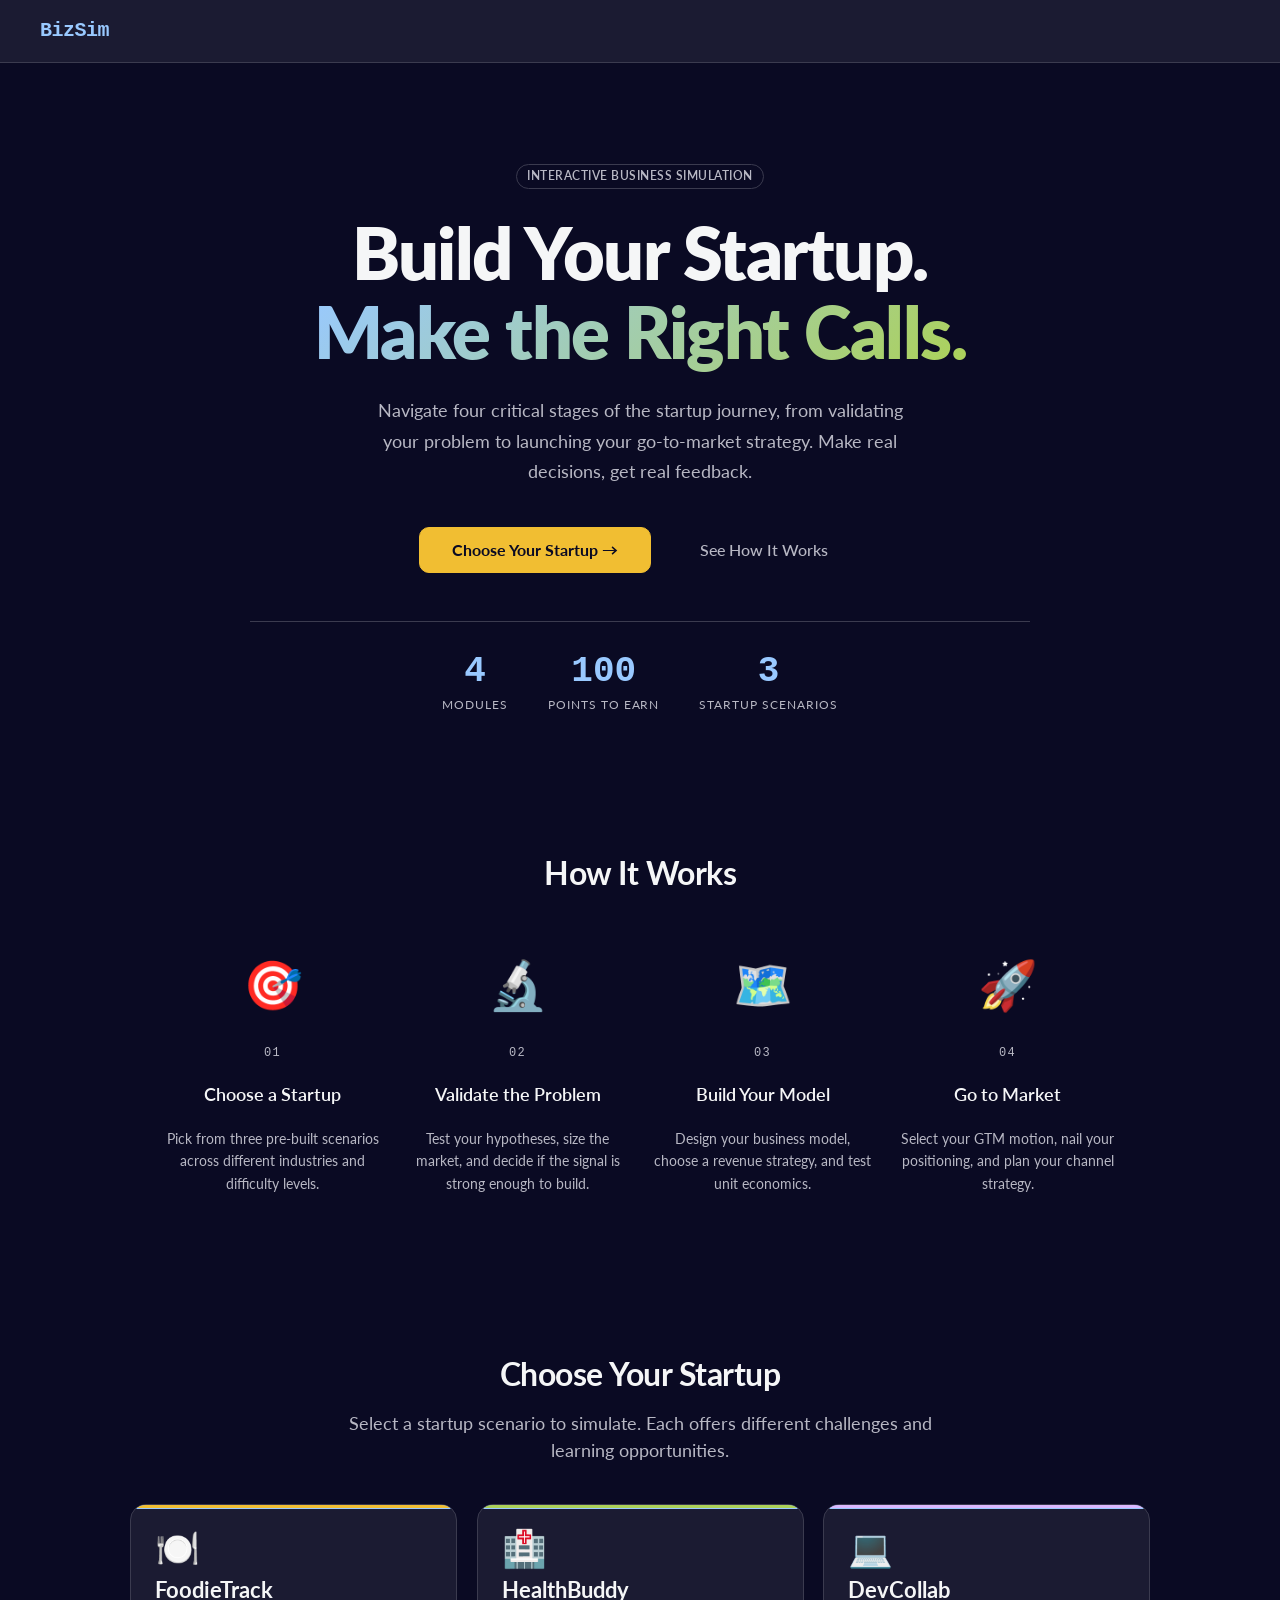
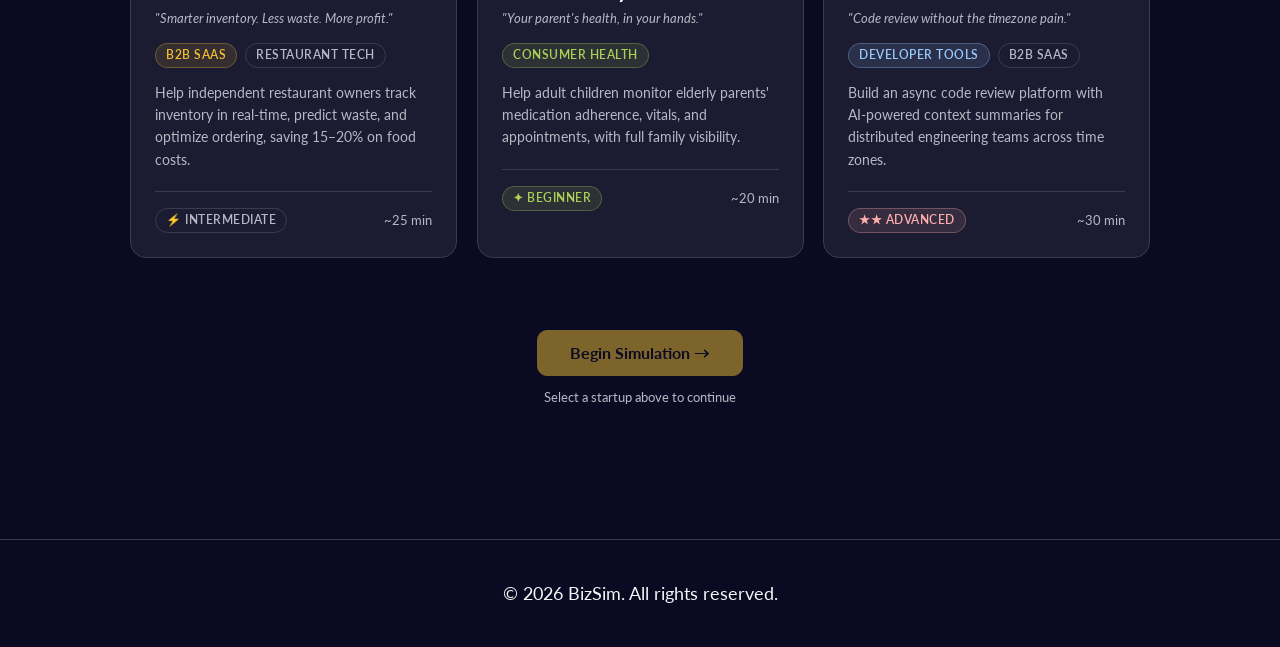
<file: module-2.html>
<!DOCTYPE html>
<html lang="en">
<head>
  <meta charset="UTF-8">
  <meta name="viewport" content="width=device-width, initial-scale=1.0">
  <title>BizSim — Module 2: Customer Discovery</title>
  <link rel="stylesheet" href="css/main.css">
  <link rel="stylesheet" href="css/animations.css">
  <style>
    /* ── Module-2 specific styles ─────────────────────────────────── */

    /* Score ring */
    .score-ring-text {
      position: absolute;
      inset: 0;
      display: flex;
      flex-direction: column;
      align-items: center;
      justify-content: center;
      pointer-events: none;
    }
    .score-ring-num {
      font-size: 18px;
      font-weight: 800;
      color: var(--color-text);
      line-height: 1;
    }
    .score-ring-denom {
      font-size: 10px;
      color: var(--color-text-muted);
    }
    .score-ring-container {
      position: relative;
      width: 80px;
      height: 80px;
      margin: 0 auto;
    }

    /* Sidebar divider */
    .sidebar-divider {
      height: 1px;
      background: var(--color-border);
      margin: 8px 16px;
    }

    /* Module nav */
    .module-nav {
      display: flex;
      align-items: center;
      justify-content: space-between;
      padding: 20px 0 32px;
      margin-top: 24px;
      border-top: 1px solid var(--color-border);
    }

    /* Step dot overrides */
    .step-dot--active {
      background: var(--color-primary) !important;
    }
    .step-dot--active span { color: #fff !important; }
    .step-dot--done {
      background: var(--color-success) !important;
    }
    .step-dot--done span { color: #fff !important; }
    .step-dot--upcoming {
      background: var(--color-surface-2);
    }
    .step-dot--upcoming span { color: var(--color-text-muted); }

    /* Score chip */
    .step-score-chip {
      display: inline-flex;
      align-items: center;
      gap: 6px;
      background: var(--color-surface-2);
      border: 1px solid var(--color-border);
      border-radius: var(--radius-full);
      padding: 4px 12px;
      font-size: 13px;
      font-weight: 600;
      color: var(--color-text-muted);
      font-family: var(--font-mono, monospace);
    }

    /* ── Interview Simulation ──────────────────────────────────────── */
    .interview-profile {
      display: flex;
      align-items: center;
      gap: 14px;
      padding: 16px 18px;
      background: var(--color-surface-2);
      border-radius: var(--radius-md);
      margin-bottom: 16px;
      border: 1px solid var(--color-border);
    }
    .interview-avatar {
      font-size: 36px;
      line-height: 1;
      flex-shrink: 0;
    }
    .interview-name {
      font-weight: 700;
      font-size: 16px;
      line-height: 1.2;
    }
    .interview-role {
      font-size: 13px;
      color: var(--color-text-muted);
      margin-top: 2px;
    }
    .interview-bubble {
      background: var(--color-surface-2);
      border: 1px solid var(--color-border);
      border-radius: 0 var(--radius-lg) var(--radius-lg) var(--radius-lg);
      padding: 16px 20px;
      font-size: 15px;
      line-height: 1.6;
      color: var(--color-text);
      margin-bottom: 20px;
      position: relative;
      font-style: italic;
    }
    .interview-bubble::before {
      content: '"';
      font-size: 48px;
      color: var(--color-primary);
      opacity: 0.3;
      position: absolute;
      top: -6px;
      left: 14px;
      line-height: 1;
      font-family: Georgia, serif;
    }
    .interview-theme-label {
      font-size: 11px;
      font-weight: 700;
      text-transform: uppercase;
      letter-spacing: 0.1em;
      color: var(--color-text-subtle);
      margin-bottom: 14px;
    }
    .interview-options {
      display: flex;
      flex-direction: column;
      gap: 10px;
    }
    .interview-option {
      padding: 14px 18px;
      border: 1.5px solid var(--color-border);
      border-radius: var(--radius-md);
      cursor: pointer;
      font-size: 14px;
      line-height: 1.5;
      transition: all 0.15s;
      background: var(--color-surface);
      color: var(--color-text);
    }
    .interview-option:hover {
      border-color: var(--color-primary);
      background: var(--color-primary-glow);
    }
    .interview-option.option-correct {
      border-color: var(--color-success);
      background: var(--color-success-glow);
      pointer-events: none;
    }
    .interview-option.option-incorrect {
      border-color: var(--color-danger);
      background: var(--color-danger-glow);
      pointer-events: none;
    }
    .interview-option.option-disabled {
      pointer-events: none;
      opacity: 0.45;
    }
    .round-feedback-box {
      border-radius: var(--radius-md);
      padding: 14px 18px;
      margin-top: 16px;
      font-size: 14px;
      line-height: 1.5;
    }
    .round-feedback-box.correct {
      background: var(--color-success-glow);
      border: 1px solid var(--color-success);
      color: var(--color-success);
    }
    .round-feedback-box.incorrect {
      background: var(--color-danger-glow);
      border: 1px solid var(--color-danger);
      color: var(--color-danger);
    }
    .round-feedback-why {
      color: var(--color-text-muted);
      font-size: 13px;
      margin-top: 6px;
    }
    .btn-next-round {
      margin-top: 14px;
    }
    .round-score-track {
      display: flex;
      gap: 6px;
      align-items: center;
      margin-top: 16px;
    }
    .round-dot {
      width: 28px;
      height: 28px;
      border-radius: 50%;
      background: var(--color-surface-2);
      border: 2px solid var(--color-border);
      display: flex;
      align-items: center;
      justify-content: center;
      font-size: 11px;
      font-weight: 700;
      color: var(--color-text-muted);
      transition: all 0.2s;
    }
    .round-dot.correct  { background: var(--color-success); border-color: var(--color-success); color: #fff; }
    .round-dot.incorrect { background: var(--color-danger); border-color: var(--color-danger); color: #fff; }
    .round-dot.active   { border-color: var(--color-primary); color: var(--color-primary); }

    /* ── Early Adopter Profiler ───────────────────────────────────── */
    .criteria-item {
      display: flex;
      align-items: center;
      gap: 14px;
      padding: 14px 18px;
      border: 1.5px solid var(--color-border);
      border-radius: var(--radius-md);
      cursor: pointer;
      transition: all 0.15s;
      background: var(--color-surface);
      margin-bottom: 10px;
      user-select: none;
    }
    .criteria-item:hover {
      border-color: var(--color-primary);
      background: var(--color-primary-glow);
    }
    .criteria-item.selected {
      border-color: var(--color-primary);
      background: var(--color-primary-glow);
    }
    .criteria-item.graded-correct {
      border-color: var(--color-success);
      background: var(--color-success-glow);
      pointer-events: none;
    }
    .criteria-item.graded-missed {
      border-color: var(--color-danger);
      background: var(--color-danger-glow);
      pointer-events: none;
    }
    .criteria-item.graded-optional-selected {
      border-color: var(--color-warning);
      background: var(--color-warning-glow);
      pointer-events: none;
    }
    .criteria-item.graded-neutral {
      opacity: 0.5;
      pointer-events: none;
    }
    .criteria-checkbox {
      width: 18px;
      height: 18px;
      accent-color: var(--color-primary);
      flex-shrink: 0;
      pointer-events: none;
    }
    .criteria-label {
      flex: 1;
      font-size: 14px;
      line-height: 1.5;
      color: var(--color-text);
    }
    .expert-profile-box {
      margin-top: 20px;
      padding: 18px 20px;
      background: var(--color-surface-2);
      border-radius: var(--radius-md);
      border-left: 3px solid var(--color-success);
    }
    .expert-profile-label {
      font-size: 11px;
      font-weight: 700;
      text-transform: uppercase;
      letter-spacing: 0.08em;
      color: var(--color-success);
      margin-bottom: 8px;
    }

    /* ── Affinity Mapping ─────────────────────────────────────────── */
    .drag-grid {
      display: grid;
      grid-template-columns: repeat(3, 1fr);
      gap: 10px;
      margin-bottom: 24px;
      min-height: 80px;
    }
    .drag-card {
      padding: 12px 14px;
      background: var(--color-surface-2);
      border: 1.5px solid var(--color-border);
      border-radius: var(--radius-md);
      font-size: 13px;
      line-height: 1.4;
      cursor: grab;
      transition: all 0.15s;
      color: var(--color-text);
    }
    .drag-card:hover {
      border-color: var(--color-primary);
      transform: translateY(-2px);
      box-shadow: var(--shadow-md);
    }
    .drag-card.is-dragging {
      opacity: 0.5;
      cursor: grabbing;
      transform: scale(0.97);
    }
    .drag-card.placed-correct {
      border-color: var(--color-success);
      background: var(--color-success-glow);
      cursor: default;
    }
    .drag-card.placed-incorrect {
      border-color: var(--color-danger);
      background: var(--color-danger-glow);
      cursor: default;
    }
    .drag-card-quote {
      font-style: italic;
      opacity: 0.9;
    }
    .drop-zones {
      display: grid;
      grid-template-columns: 1fr 1fr 1fr;
      gap: 14px;
    }
    .drop-zone {
      min-height: 180px;
      border: 2px dashed var(--color-border);
      border-radius: var(--radius-md);
      padding: 14px;
      transition: all 0.2s;
    }
    .drop-zone.is-over {
      border-color: var(--color-primary);
      background: var(--color-primary-glow);
    }
    .drop-zone-label {
      font-size: 12px;
      font-weight: 700;
      text-transform: uppercase;
      letter-spacing: 0.08em;
      color: var(--color-text-muted);
      margin-bottom: 10px;
      padding-bottom: 8px;
      border-bottom: 1px solid var(--color-border);
    }
    .drop-zone-items {
      display: flex;
      flex-direction: column;
      gap: 6px;
      min-height: 80px;
    }
    .affinity-count {
      font-size: 12px;
      color: var(--color-text-subtle);
      margin-top: 8px;
      font-family: var(--font-mono, monospace);
    }
    .pool-label {
      font-size: 11px;
      font-weight: 700;
      text-transform: uppercase;
      letter-spacing: 0.1em;
      color: var(--color-text-subtle);
      margin-bottom: 10px;
    }

    /* ── Step 4: Summary ──────────────────────────────────────────── */
    .summary-grid {
      display: grid;
      grid-template-columns: 1fr 1fr;
      gap: 14px;
      margin-bottom: 24px;
    }
    .summary-score-card {
      padding: 20px;
      background: var(--color-surface-2);
      border-radius: var(--radius-md);
      border: 1px solid var(--color-border);
      text-align: center;
    }
    .summary-score-label {
      font-size: 11px;
      text-transform: uppercase;
      letter-spacing: 0.1em;
      color: var(--color-text-muted);
      margin-bottom: 8px;
      font-weight: 700;
    }
    .summary-score-value {
      font-size: 40px;
      font-weight: 800;
      font-family: var(--font-mono, monospace);
      color: var(--color-primary);
      line-height: 1;
    }
    .summary-score-denom {
      font-size: 14px;
      color: var(--color-text-muted);
      margin-top: 4px;
    }
    .key-insight-item {
      display: flex;
      align-items: flex-start;
      gap: 12px;
      padding: 12px 16px;
      background: var(--color-surface-2);
      border-radius: var(--radius-md);
      margin-bottom: 8px;
      font-size: 14px;
      line-height: 1.5;
      border: 1px solid var(--color-border);
    }
    .key-insight-icon {
      font-size: 18px;
      flex-shrink: 0;
    }
  </style>
</head>
<body>
<div class="layout-shell">

  <!-- SIDEBAR -->
  <aside class="sidebar">
    <div class="sidebar-logo">
      <div class="logo-text">BizSim</div>
      <div class="logo-tagline">Business Simulation</div>
    </div>
    <div class="sidebar-scenario-pill" id="sidebar-scenario"></div>
    <nav class="sidebar-nav">
      <a href="module-1.html" class="sidebar-nav-item done" data-module="1">
        <span class="nav-icon">🔬</span>
        <span class="nav-label">Problem Validation</span>
        <span class="nav-status"></span>
      </a>
      <div class="sidebar-nav-item active" data-module="2">
        <span class="nav-icon">🎙️</span>
        <span class="nav-label">Customer Discovery</span>
        <span class="nav-status"></span>
      </div>
      <a href="module-3.html" class="sidebar-nav-item locked" data-module="3">
        <span class="nav-icon">🗺️</span>
        <span class="nav-label">Business Model</span>
      </a>
      <a href="module-4.html" class="sidebar-nav-item locked" data-module="4">
        <span class="nav-icon">📐</span>
        <span class="nav-label">Go-to-Market</span>
      </a>
    </nav>
    <div class="sidebar-divider"></div>
    <div class="sidebar-footer">
      <div class="score-ring-container">
        <svg class="score-ring" viewBox="0 0 80 80">
          <circle class="score-ring-track" cx="40" cy="40" r="34" fill="none" stroke-width="6"/>
          <circle class="score-ring-fill" cx="40" cy="40" r="34" fill="none" stroke-width="6"
            stroke-linecap="round" transform="rotate(-90 40 40)"
            style="stroke-dasharray:251;stroke-dashoffset:251;stroke:#99c9ff;"/>
        </svg>
        <div class="score-ring-text">
          <span class="score-ring-num" id="sidebar-score">0</span>
          <span class="score-ring-denom">/ 100</span>
        </div>
      </div>
    </div>
  </aside>

  <!-- MAIN CONTENT -->
  <main class="main-content">
    <div class="page-wrapper">

      <!-- PAGE HEADER -->
      <div class="page-header fade-in-up">
        <div class="page-header-meta">MODULE 2 · CUSTOMER DISCOVERY</div>
        <h1 class="page-header-title" id="step-title">Customer Interview Simulation</h1>
        <p class="page-header-subtitle" id="step-subtitle">Practice choosing the best follow-up response in a live customer interview.</p>
        <div class="step-indicator" id="step-indicator"></div>
      </div>

      <!-- ═══════════════════════════════════════════════════════════
           STEP 1: Interview Simulation
      ═══════════════════════════════════════════════════════════ -->
      <div class="step-content fade-in-up" id="step-1">
        <div class="card">
          <div class="card-header">
            <div>
              <div class="card-title">Customer Interview Simulation</div>
              <div class="card-subtitle">Choose the best follow-up for each customer statement (2 pts per round)</div>
            </div>
            <span class="badge badge-warning">10 pts</span>
          </div>
          <div class="card-body">
            <!-- Customer profile -->
            <div class="interview-profile">
              <span class="interview-avatar" id="interview-avatar">👤</span>
              <div>
                <div class="interview-name" id="interview-name">Loading…</div>
                <div class="interview-role" id="interview-role"></div>
              </div>
              <div style="margin-left:auto;">
                <span class="badge badge-neutral">Round <span id="round-num">1</span> of 5</span>
              </div>
            </div>

            <!-- Progress bar -->
            <div class="progress-bar mb-4" style="height:6px;background:var(--color-surface-2);border-radius:99px;">
              <div class="progress-fill" id="round-progress" style="width:20%;height:100%;background:var(--color-primary);border-radius:99px;transition:width 0.4s ease;"></div>
            </div>

            <!-- Theme label -->
            <div class="interview-theme-label" id="interview-theme">Opening: Understand the Pain</div>

            <!-- Customer statement bubble -->
            <div class="interview-bubble" id="customer-statement">Loading…</div>

            <!-- Response options -->
            <div class="interview-options" id="response-options"></div>

            <!-- Round feedback -->
            <div id="round-feedback" class="hidden"></div>

            <!-- Round score tracker dots -->
            <div class="round-score-track" id="round-dots"></div>
          </div>
        </div>
      </div>

      <!-- ═══════════════════════════════════════════════════════════
           STEP 2: Early Adopter Profiler
      ═══════════════════════════════════════════════════════════ -->
      <div class="step-content hidden" id="step-2">
        <div class="card">
          <div class="card-header">
            <div>
              <div class="card-title">Early Adopter Profiler</div>
              <div class="card-subtitle">Select all characteristics that define your ideal early customer</div>
            </div>
            <span class="badge badge-warning">7 pts</span>
          </div>
          <div class="card-body">
            <div class="alert alert-info mb-4">
              <div class="alert-title">What makes an Early Adopter?</div>
              <div class="alert-body">Early adopters feel the problem acutely <em>right now</em>. They've already tried to solve it (and failed). They're willing to pay, they're reachable, and they'll give you brutal honest feedback. This narrow group is who you build version 1 for.</div>
            </div>
            <div id="criteria-list"></div>
            <div class="expert-profile-box hidden" id="expert-profile-section">
              <div class="expert-profile-label">Expert Early Adopter Profile for <span id="expert-profile-scenario"></span></div>
              <p id="expert-profile-text" style="font-size:14px;line-height:1.6;color:var(--color-text-muted);"></p>
            </div>
          </div>
        </div>
      </div>

      <!-- ═══════════════════════════════════════════════════════════
           STEP 3: Affinity Mapping
      ═══════════════════════════════════════════════════════════ -->
      <div class="step-content hidden" id="step-3">
        <div class="card">
          <div class="card-header">
            <div>
              <div class="card-title">Affinity Mapping</div>
              <div class="card-subtitle">Drag each customer insight into the correct theme bucket</div>
            </div>
            <span class="badge badge-warning">8 pts</span>
          </div>
          <div class="card-body">
            <div class="alert alert-info mb-4">
              <div class="alert-title">Affinity Mapping</div>
              <div class="alert-body">After a round of customer interviews, you cluster raw quotes into themes. This surfaces patterns that guide product decisions. Drag each card to the bucket that best captures what the customer is expressing.</div>
            </div>

            <!-- Cards pool -->
            <div class="pool-label">Customer Insights: drag each card to the right bucket below</div>
            <div class="drag-grid" id="cards-pool" data-bucket-id="pool"></div>

            <!-- Drop zones -->
            <div class="drop-zones">
              <div class="drop-zone" id="drop-problem" data-bucket-id="problem">
                <div class="drop-zone-label">🔴 Problem Signals</div>
                <div class="drop-zone-items" id="zone-items-problem"></div>
                <div class="affinity-count" id="zone-count-problem">0 cards</div>
              </div>
              <div class="drop-zone" id="drop-behavior" data-bucket-id="behavior">
                <div class="drop-zone-label">🟡 Behavioral Patterns</div>
                <div class="drop-zone-items" id="zone-items-behavior"></div>
                <div class="affinity-count" id="zone-count-behavior">0 cards</div>
              </div>
              <div class="drop-zone" id="drop-motivation" data-bucket-id="motivation">
                <div class="drop-zone-label">🟢 Motivations &amp; Goals</div>
                <div class="drop-zone-items" id="zone-items-motivation"></div>
                <div class="affinity-count" id="zone-count-motivation">0 cards</div>
              </div>
            </div>
          </div>
        </div>
      </div>

      <!-- ═══════════════════════════════════════════════════════════
           STEP 4: Module Summary
      ═══════════════════════════════════════════════════════════ -->
      <div class="step-content hidden" id="step-4">
        <div class="card">
          <div class="card-header">
            <div>
              <div class="card-title">Discovery Summary</div>
              <div class="card-subtitle">Review what you learned from your customer discovery work</div>
            </div>
            <span class="badge badge-success">Complete</span>
          </div>
          <div class="card-body">
            <div class="summary-grid" id="summary-scores-grid"></div>

            <div class="alert alert-success mb-4">
              <div class="alert-title">Key Customer Discovery Principles</div>
              <div class="alert-body">You've completed the core customer discovery activities. The skills you practiced here (listening over pitching, surfacing workarounds, and mapping insights to themes) are what separate companies that build what customers want from those that build what founders assume customers want.</div>
            </div>

            <div id="summary-insights">
              <div class="key-insight-item">
                <span class="key-insight-icon">🎙️</span>
                <div><strong>Interview quality matters more than quantity.</strong> 5 deep, well-structured interviews beat 50 surveys. Past behavior reveals truth; future intent does not.</div>
              </div>
              <div class="key-insight-item">
                <span class="key-insight-icon">👤</span>
                <div><strong>Early adopters are not your whole market.</strong> They're the 2–5% with the problem so acute they'll tolerate an imperfect solution. Build for them first.</div>
              </div>
              <div class="key-insight-item">
                <span class="key-insight-icon">🗂️</span>
                <div><strong>Affinity mapping reveals the signal.</strong> When multiple customers independently express the same theme, you've found a pattern worth designing around.</div>
              </div>
            </div>
          </div>
        </div>
      </div>

      <!-- FEEDBACK PANEL -->
      <div id="feedback-container" class="mt-4"></div>

      <!-- MODULE NAVIGATION -->
      <div class="module-nav">
        <button class="btn btn-ghost" id="btn-back">← Back</button>
        <div class="flex-center gap-4">
          <span class="step-score-chip hidden" id="step-score-display">Score: 0 pts</span>
          <button class="btn btn-primary btn-lg" id="btn-next">Check Answer →</button>
        </div>
      </div>

    </div>
  </main>
</div>

<script src="js/data.js"></script>
<script src="js/app.js"></script>
<script>
/* ══════════════════════════════════════════════════════════════════════════════
   MODULE 2 — Customer Discovery
   Complete interactive logic
══════════════════════════════════════════════════════════════════════════════ */
document.addEventListener('DOMContentLoaded', function () {

  // ── Guard ─────────────────────────────────────────────────────────────────
  var state = BizSim.getState();
  if (!state.scenario) {
    window.location.href = 'index.html';
    return;
  }
  if (!BizSim.canAccessModule(2)) {
    BizSim.showToast('Please complete Module 1 first', 'warning');
    setTimeout(function () { window.location.href = 'module-1.html'; }, 1200);
    return;
  }

  BizSim.initSidebar();

  var scenarioId = state.scenario;
  var data = window.BizSimData;
  var scenario = BizSim.getScenario();

  // ── Step management ──────────────────────────────────────────────────────
  var currentStep = 1;
  var totalSteps  = 4;

  var stepScores   = { 1: 0, 2: 0, 3: 0, 4: 0 };
  var stepAnswered = { 1: false, 2: false, 3: false, 4: false };
  var stepAnswers  = { 1: {}, 2: {}, 3: {}, 4: {} };

  var stepTitles = [
    'Customer Interview Simulation',
    'Early Adopter Profiler',
    'Affinity Mapping',
    'Discovery Summary'
  ];
  var stepSubtitles = [
    'Practice choosing the best follow-up response in a live customer interview.',
    'Identify the critical characteristics of your ideal early customer.',
    'Cluster customer insights into themes using affinity mapping.',
    'Review your customer discovery performance and key takeaways.'
  ];

  // Initialize saved score from Module 1
  var m1Score = BizSim.getModuleState(1).score || 0;
  BizSim.animateScore('sidebar-score', m1Score);
  BizSim.updateHealthRing(m1Score);

  BizSim.initStepIndicator(totalSteps, 1);

  // ── Step-2 data must be declared before initStep2() runs ─────────────────
  var criteriaSelected = {}; // id → boolean

  // ── Init all steps ───────────────────────────────────────────────────────
  initStep1();
  initStep2();
  initStep3();
  initStep4();

  // ── Navigation handlers ──────────────────────────────────────────────────
  document.getElementById('btn-next').addEventListener('click', handleNext);
  document.getElementById('btn-back').addEventListener('click', handleBack);

  /* ─────────────────────────────────────────────────────────────────────────
     STEP 1: Interview Simulation
  ───────────────────────────────────────────────────────────────────────── */
  var currentRound   = 0;
  var roundResults   = []; // array of booleans
  var roundAnswered  = false;

  function initStep1() {
    var profile = data.module2.interviewProfiles[scenarioId];
    document.getElementById('interview-avatar').textContent = profile.avatar;
    document.getElementById('interview-name').textContent   = profile.name;
    document.getElementById('interview-role').textContent   = profile.role;

    // Build round dots
    var dotsContainer = document.getElementById('round-dots');
    dotsContainer.innerHTML = '<span style="font-size:12px;color:var(--color-text-subtle);margin-right:4px;">Progress:</span>';
    for (var i = 0; i < 5; i++) {
      var dot = document.createElement('div');
      dot.className = 'round-dot' + (i === 0 ? ' active' : '');
      dot.id = 'round-dot-' + i;
      dot.textContent = i + 1;
      dotsContainer.appendChild(dot);
    }

    loadRound(0);
  }

  function loadRound(roundIndex) {
    var rounds   = data.module2.interviewRounds[scenarioId];
    var round    = rounds[roundIndex];
    roundAnswered = false;

    document.getElementById('round-num').textContent      = roundIndex + 1;
    document.getElementById('round-progress').style.width = ((roundIndex + 1) / 5 * 100) + '%';
    document.getElementById('interview-theme').textContent = round.theme;
    document.getElementById('customer-statement').textContent = round.customerStatement;

    // Update active dot
    for (var i = 0; i < 5; i++) {
      var dot = document.getElementById('round-dot-' + i);
      if (dot) {
        dot.classList.remove('active');
        if (i === roundIndex) dot.classList.add('active');
      }
    }

    // Render options
    var optContainer = document.getElementById('response-options');
    optContainer.innerHTML = '';
    round.options.forEach(function (opt, j) {
      var div = document.createElement('div');
      div.className = 'interview-option fade-in-up stagger-' + (j + 1);
      div.setAttribute('data-round-opt', j);
      div.textContent = opt.text;
      div.onclick = function () { answerRound(roundIndex, j, div, round.options); };
      optContainer.appendChild(div);
    });

    // Clear feedback
    var fb = document.getElementById('round-feedback');
    fb.className = 'hidden';
    fb.innerHTML = '';
  }

  function answerRound(roundIndex, optIndex, clickedEl, options) {
    if (roundAnswered) return;
    roundAnswered = true;

    var chosen  = options[optIndex];
    var correct = chosen.correct;
    roundResults[roundIndex] = correct;

    // Style all options
    var optEls = document.querySelectorAll('#response-options .interview-option');
    optEls.forEach(function (el, j) {
      if (options[j].correct) {
        el.classList.add('option-correct');
      } else if (j === optIndex && !correct) {
        el.classList.add('option-incorrect');
      } else {
        el.classList.add('option-disabled');
      }
    });

    // Update dot
    var dot = document.getElementById('round-dot-' + roundIndex);
    if (dot) {
      dot.classList.remove('active');
      dot.classList.add(correct ? 'correct' : 'incorrect');
    }

    // Show feedback
    var fb = document.getElementById('round-feedback');
    fb.className = 'round-feedback-box ' + (correct ? 'correct' : 'incorrect');
    fb.innerHTML =
      '<strong>' + (correct ? '✓ Great response!' : '✗ Not the best choice here.') + '</strong>' +
      '<div class="round-feedback-why">' + escHtml(chosen.why) + '</div>';

    // If not last round, show "Next Round" button
    if (roundIndex < 4) {
      var nextBtn = document.createElement('button');
      nextBtn.className = 'btn btn-secondary btn-sm btn-next-round';
      nextBtn.textContent = 'Next Round →';
      nextBtn.onclick = function () {
        currentRound++;
        loadRound(currentRound);
      };
      fb.appendChild(nextBtn);
      fb.classList.remove('hidden');
    } else {
      // All rounds done
      fb.classList.remove('hidden');
      var totalCorrect = roundResults.filter(Boolean).length;
      var summaryDiv = document.createElement('div');
      summaryDiv.style.marginTop = '12px';
      summaryDiv.style.fontSize = '14px';
      summaryDiv.style.color = 'var(--color-text-muted)';
      summaryDiv.innerHTML = '<strong>Interview complete!</strong> You got <strong>' + totalCorrect + '/5</strong> responses correct. Click "Check Answer" to save your score.';
      fb.appendChild(summaryDiv);

      // Update btn-next label
      document.getElementById('btn-next').textContent = 'Save Score →';
    }
  }

  function validateInterview() {
    // Must have answered all 5 rounds
    if (roundResults.length < 5) {
      return { valid: false, message: 'Please complete all 5 interview rounds first.' };
    }
    var totalCorrect = roundResults.filter(Boolean).length;
    var score = totalCorrect * 2; // 2 pts per round

    return {
      valid: true,
      score: score,
      answers: { interviewRoundsCorrect: totalCorrect, interviewScore: score },
      feedbackTitle: totalCorrect + ' / 5 Rounds Correct · ' + score + ' pts',
      explanation: totalCorrect >= 4
        ? 'Excellent interviewing instincts! You consistently chose open-ended, past-behavior questions over leading or hypothetical ones.'
        : 'Key principle: always ask about what the customer did last time, not what they would do if something existed. Past behavior reveals real pain; future intent is wishful thinking.'
    };
  }

  /* ─────────────────────────────────────────────────────────────────────────
     STEP 2: Early Adopter Profiler
  ───────────────────────────────────────────────────────────────────────── */
  function initStep2() {
    var criteria = data.module2.earlyAdopterCriteria;
    var list = document.getElementById('criteria-list');
    list.innerHTML = '';

    criteria.forEach(function (c) {
      criteriaSelected[c.id] = false;

      var label = document.createElement('label');
      label.className = 'criteria-item';
      label.setAttribute('data-criteria-id', c.id);
      label.innerHTML =
        '<input type="checkbox" class="criteria-checkbox" id="crit-' + c.id + '" data-id="' + c.id + '">' +
        '<span class="criteria-label">' + escHtml(c.label) + '</span>' +
        '<span class="badge ' + (c.required ? 'badge-danger' : 'badge-neutral') + '" style="flex-shrink:0;margin-left:auto;">' +
          (c.required ? 'Required' : 'Bonus') +
        '</span>';

      label.onclick = function (e) {
        e.preventDefault();
        toggleCriteria(c.id, label);
      };

      list.appendChild(label);
    });

    // Expert profile section
    document.getElementById('expert-profile-scenario').textContent = scenario ? scenario.name : '';
    document.getElementById('expert-profile-text').textContent = data.module2.earlyAdopterProfiles[scenarioId];
  }

  function toggleCriteria(id, labelEl) {
    criteriaSelected[id] = !criteriaSelected[id];
    var checkbox = document.getElementById('crit-' + id);
    if (checkbox) checkbox.checked = criteriaSelected[id];

    if (criteriaSelected[id]) {
      labelEl.classList.add('selected');
    } else {
      labelEl.classList.remove('selected');
    }
  }

  function validateEarlyAdopter() {
    var criteria  = data.module2.earlyAdopterCriteria;
    var required  = criteria.filter(function (c) { return c.required; });
    var optional  = criteria.filter(function (c) { return !c.required; });

    var requiredHit  = required.filter(function (c) { return criteriaSelected[c.id]; }).length;
    var requiredMiss = required.length - requiredHit;
    var optionalHit  = optional.filter(function (c) { return criteriaSelected[c.id]; }).length;

    // Score: 5 pts for all required, -1 per missed required, +2 bonus for both optional
    var score = Math.max(0, 5 - requiredMiss);
    if (optionalHit === 2) score = Math.min(7, score + 2);
    else if (optionalHit === 1) score = Math.min(7, score + 1);

    // Grade visually
    criteria.forEach(function (c) {
      var el = document.querySelector('[data-criteria-id="' + c.id + '"]');
      if (!el) return;
      el.style.pointerEvents = 'none'; // lock after submit

      if (c.required && criteriaSelected[c.id]) {
        el.classList.add('graded-correct');
      } else if (c.required && !criteriaSelected[c.id]) {
        el.classList.add('graded-missed');
      } else if (!c.required && criteriaSelected[c.id]) {
        el.classList.add('graded-optional-selected');
      } else {
        el.classList.add('graded-neutral');
      }
    });

    // Show expert profile
    document.getElementById('expert-profile-section').classList.remove('hidden');

    var explanation;
    if (requiredMiss === 0 && optionalHit === 2) {
      explanation = 'Perfect! All required AND both bonus criteria selected. This is the complete early adopter profile: acute pain, workarounds, budget, accessibility, honesty, and peer influence.';
    } else if (requiredMiss === 0) {
      explanation = 'All required criteria selected. The bonus criteria (honest + influential) are worth seeking too, as they give you better feedback and help you spread via word of mouth.';
    } else {
      explanation = requiredMiss + ' required criteria missed. ' +
        'Required criteria are non-negotiable: without acute pain, existing workarounds, budget, and accessibility, a customer is not a viable early adopter.';
    }

    return {
      valid: true,
      score: score,
      answers: {
        criteriaSelected: Object.keys(criteriaSelected).filter(function (k) { return criteriaSelected[k]; }).join(','),
        requiredHit: requiredHit,
        optionalHit: optionalHit
      },
      feedbackTitle: requiredHit + '/' + required.length + ' Required + ' + optionalHit + '/' + optional.length + ' Bonus · ' + score + ' pts',
      explanation: explanation
    };
  }

  /* ─────────────────────────────────────────────────────────────────────────
     STEP 3: Affinity Mapping (Drag & Drop)
  ───────────────────────────────────────────────────────────────────────── */
  var cardPlacements = {}; // cardId → bucketId placed in
  var affinityGraded = false;

  function initStep3() {
    var cards = data.module2.affinityCards[scenarioId];
    var pool  = document.getElementById('cards-pool');
    pool.innerHTML = '';

    // Shuffle the cards for variety
    var shuffled = cards.slice().sort(function () { return Math.random() - 0.5; });

    shuffled.forEach(function (card) {
      var div = document.createElement('div');
      div.className = 'drag-card';
      div.setAttribute('data-card-id', card.id);
      div.setAttribute('draggable', 'true');
      div.innerHTML = '<span class="drag-card-quote">' + escHtml(card.text) + '</span>';
      pool.appendChild(div);
    });

    // Set up drag events
    setupDragDrop(cards);
  }

  function setupDragDrop(cardDefs) {
    var pool = document.getElementById('cards-pool');

    // Drag start/end on the document level (cards move between zones)
    document.addEventListener('dragstart', function (e) {
      var card = e.target.closest('[data-card-id]');
      if (card) {
        e.dataTransfer.setData('text/plain', card.dataset.cardId);
        card.classList.add('is-dragging');
      }
    });

    document.addEventListener('dragend', function (e) {
      var card = e.target.closest('[data-card-id]');
      if (card) card.classList.remove('is-dragging');
    });

    // Drop zones
    var zones = ['pool', 'problem', 'behavior', 'motivation'];
    zones.forEach(function (bucketId) {
      var zoneEl = bucketId === 'pool'
        ? document.getElementById('cards-pool')
        : document.getElementById('drop-' + bucketId);
      var itemsEl = bucketId === 'pool'
        ? document.getElementById('cards-pool')
        : document.getElementById('zone-items-' + bucketId);

      if (!zoneEl) return;

      zoneEl.addEventListener('dragover', function (e) {
        e.preventDefault();
        zoneEl.classList.add('is-over');
      });
      zoneEl.addEventListener('dragleave', function () {
        zoneEl.classList.remove('is-over');
      });
      zoneEl.addEventListener('drop', function (e) {
        e.preventDefault();
        zoneEl.classList.remove('is-over');

        var cardId = e.dataTransfer.getData('text/plain');
        if (!cardId) return;

        var cardEl = document.querySelector('[data-card-id="' + cardId + '"]');
        if (!cardEl) return;

        // Append to the items container of the zone
        (itemsEl || zoneEl).appendChild(cardEl);
        cardPlacements[cardId] = bucketId;
        updateCounts();
      });
    });
  }

  function updateCounts() {
    ['problem', 'behavior', 'motivation'].forEach(function (bucket) {
      var items = document.querySelectorAll('#zone-items-' + bucket + ' [data-card-id]');
      var countEl = document.getElementById('zone-count-' + bucket);
      if (countEl) countEl.textContent = items.length + ' card' + (items.length !== 1 ? 's' : '');
    });
  }

  function validateAffinityMapping() {
    var cards = data.module2.affinityCards[scenarioId];

    // Check all cards placed
    var placedCount = Object.keys(cardPlacements).filter(function (id) {
      return cardPlacements[id] !== 'pool';
    }).length;

    if (placedCount < cards.length) {
      return {
        valid: false,
        message: 'Please drag all ' + cards.length + ' insight cards into a bucket before checking.'
      };
    }

    // Grade
    var correct = 0;
    cards.forEach(function (card) {
      var placed = cardPlacements[card.id];
      var isCorrect = placed === card.bucket;
      if (isCorrect) correct++;

      var cardEl = document.querySelector('[data-card-id="' + card.id + '"]');
      if (cardEl) {
        cardEl.setAttribute('draggable', 'false');
        cardEl.style.cursor = 'default';
        if (isCorrect) {
          cardEl.classList.add('placed-correct');
          cardEl.title = '✓ Correct bucket';
        } else {
          cardEl.classList.add('placed-incorrect');
          cardEl.title = '✗ Belongs in: ' + card.bucket;
        }
      }
    });

    affinityGraded = true;
    var score = Math.round((correct / cards.length) * 8);

    return {
      valid: true,
      score: score,
      answers: { affinityCorrect: correct, affinityTotal: cards.length },
      feedbackTitle: correct + ' / ' + cards.length + ' Correctly Sorted · ' + score + ' pts',
      explanation: correct >= 7
        ? 'Excellent pattern recognition! You can distinguish problem signals, behavioral workarounds, and motivational drivers in raw customer language.'
        : 'Tip: Problem signals describe friction or failure ("I threw out $400…"). Behavioral patterns describe what the customer actually does ("I call my supplier every Monday…"). Motivations describe goals ("I want to keep food costs under 28%…").'
    };
  }

  /* ─────────────────────────────────────────────────────────────────────────
     STEP 4: Summary
  ───────────────────────────────────────────────────────────────────────── */
  function initStep4() {
    // Will be populated when step is shown
  }

  function buildSummary() {
    var grid = document.getElementById('summary-scores-grid');
    var activities = [
      { label: 'Interview Simulation', score: stepScores[1], max: 10 },
      { label: 'Early Adopter Profiler', score: stepScores[2], max: 7 },
      { label: 'Affinity Mapping', score: stepScores[3], max: 8 }
    ];

    grid.innerHTML = '';
    activities.forEach(function (act) {
      var card = document.createElement('div');
      card.className = 'summary-score-card';
      card.innerHTML =
        '<div class="summary-score-label">' + escHtml(act.label) + '</div>' +
        '<div class="summary-score-value">' + act.score + '</div>' +
        '<div class="summary-score-denom">/ ' + act.max + ' pts</div>';
      grid.appendChild(card);
    });

    var totalCard = document.createElement('div');
    var total2 = stepScores[1] + stepScores[2] + stepScores[3];
    totalCard.className = 'summary-score-card';
    totalCard.style.borderColor = 'var(--color-primary)';
    totalCard.style.borderWidth = '2px';
    totalCard.innerHTML =
      '<div class="summary-score-label" style="color:var(--color-primary);">Module 2 Total</div>' +
      '<div class="summary-score-value">' + total2 + '</div>' +
      '<div class="summary-score-denom">/ 25 pts</div>';
    grid.appendChild(totalCard);
  }

  function validateSummary() {
    // Auto-pass the summary step
    return {
      valid: true,
      score: 0,
      answers: { summaryViewed: true },
      feedbackTitle: 'Module 2 Complete!',
      explanation: 'You have completed all Customer Discovery activities. Your insights will inform the Business Model work in Module 3.'
    };
  }

  /* ─────────────────────────────────────────────────────────────────────────
     Navigation
  ───────────────────────────────────────────────────────────────────────── */
  function handleNext() {
    if (!stepAnswered[currentStep]) {
      var result;
      if (currentStep === 1) result = validateInterview();
      else if (currentStep === 2) result = validateEarlyAdopter();
      else if (currentStep === 3) result = validateAffinityMapping();
      else result = validateSummary();

      if (!result.valid) {
        BizSim.showToast(result.message, 'warning');
        return;
      }

      stepScores[currentStep]   = result.score;
      stepAnswers[currentStep]  = result.answers;
      stepAnswered[currentStep] = true;

      // Show feedback (skip for summary step)
      if (currentStep < 4) {
        BizSim.showFeedback('feedback-container', {
          correct:     result.score > 0,
          points:      result.score,
          title:       result.feedbackTitle,
          explanation: result.explanation
        });
      }

      // Update score chip
      var totalSoFar = stepScores[1] + stepScores[2] + stepScores[3];
      var chip = document.getElementById('step-score-display');
      chip.textContent = 'Score so far: ' + totalSoFar + ' / 25 pts';
      chip.classList.remove('hidden');

      // Update sidebar ring
      var prevTotal = BizSim.getTotalScore();
      BizSim.animateScore('sidebar-score', prevTotal + totalSoFar);
      BizSim.updateHealthRing(prevTotal + totalSoFar);

      // Button label
      if (currentStep < totalSteps) {
        document.getElementById('btn-next').textContent = 'Next Step →';
      } else {
        document.getElementById('btn-next').textContent = 'Complete Module →';
      }

    } else {
      if (currentStep < totalSteps) {
        currentStep++;

        // Build summary when entering step 4
        if (currentStep === 4) {
          buildSummary();
          document.getElementById('btn-next').textContent = 'Complete Module →';
        }

        showStep(currentStep);
        document.getElementById('feedback-container').innerHTML = '';

        if (currentStep < totalSteps) {
          document.getElementById('btn-next').textContent = stepAnswered[currentStep] ? 'Next Step →' : 'Check Answer →';
        } else {
          document.getElementById('btn-next').textContent = stepAnswered[currentStep] ? 'Complete Module →' : 'Complete Module →';
        }
      } else {
        // Complete module
        var totalScore = stepScores[1] + stepScores[2] + stepScores[3];
        var allAnswers = Object.assign({}, stepAnswers[1], stepAnswers[2], stepAnswers[3]);
        BizSim.completeModule(2, totalScore, allAnswers);
        BizSim.showToast('Module 2 complete! You scored ' + totalScore + '/25 pts 🎉', 'success');
        setTimeout(function () { BizSim.goToNextModule(2); }, 1800);
      }
    }
  }

  function handleBack() {
    if (currentStep > 1) {
      currentStep--;
      showStep(currentStep);
      document.getElementById('feedback-container').innerHTML = '';

      if (currentStep === 4) {
        document.getElementById('btn-next').textContent = stepAnswered[currentStep] ? 'Complete Module →' : 'Complete Module →';
      } else {
        document.getElementById('btn-next').textContent = stepAnswered[currentStep] ? 'Next Step →' : 'Check Answer →';
      }
    } else {
      window.location.href = 'module-1.html';
    }
  }

  function showStep(n) {
    document.querySelectorAll('.step-content').forEach(function (el) {
      el.classList.add('hidden');
      el.classList.remove('fade-in-up');
    });
    var target = document.getElementById('step-' + n);
    target.classList.remove('hidden');
    requestAnimationFrame(function () {
      target.classList.add('fade-in-up');
    });

    document.getElementById('step-title').textContent    = stepTitles[n - 1];
    document.getElementById('step-subtitle').textContent = stepSubtitles[n - 1];
    BizSim.initStepIndicator(totalSteps, n);
    window.scrollTo({ top: 0, behavior: 'smooth' });
  }

  /* ─────────────────────────────────────────────────────────────────────────
     Utility
  ───────────────────────────────────────────────────────────────────────── */
  function escHtml(str) {
    return String(str)
      .replace(/&/g, '&amp;')
      .replace(/</g, '&lt;')
      .replace(/>/g, '&gt;')
      .replace(/"/g, '&quot;');
  }

}); // end DOMContentLoaded
</script>
</body>
</html>
</file>
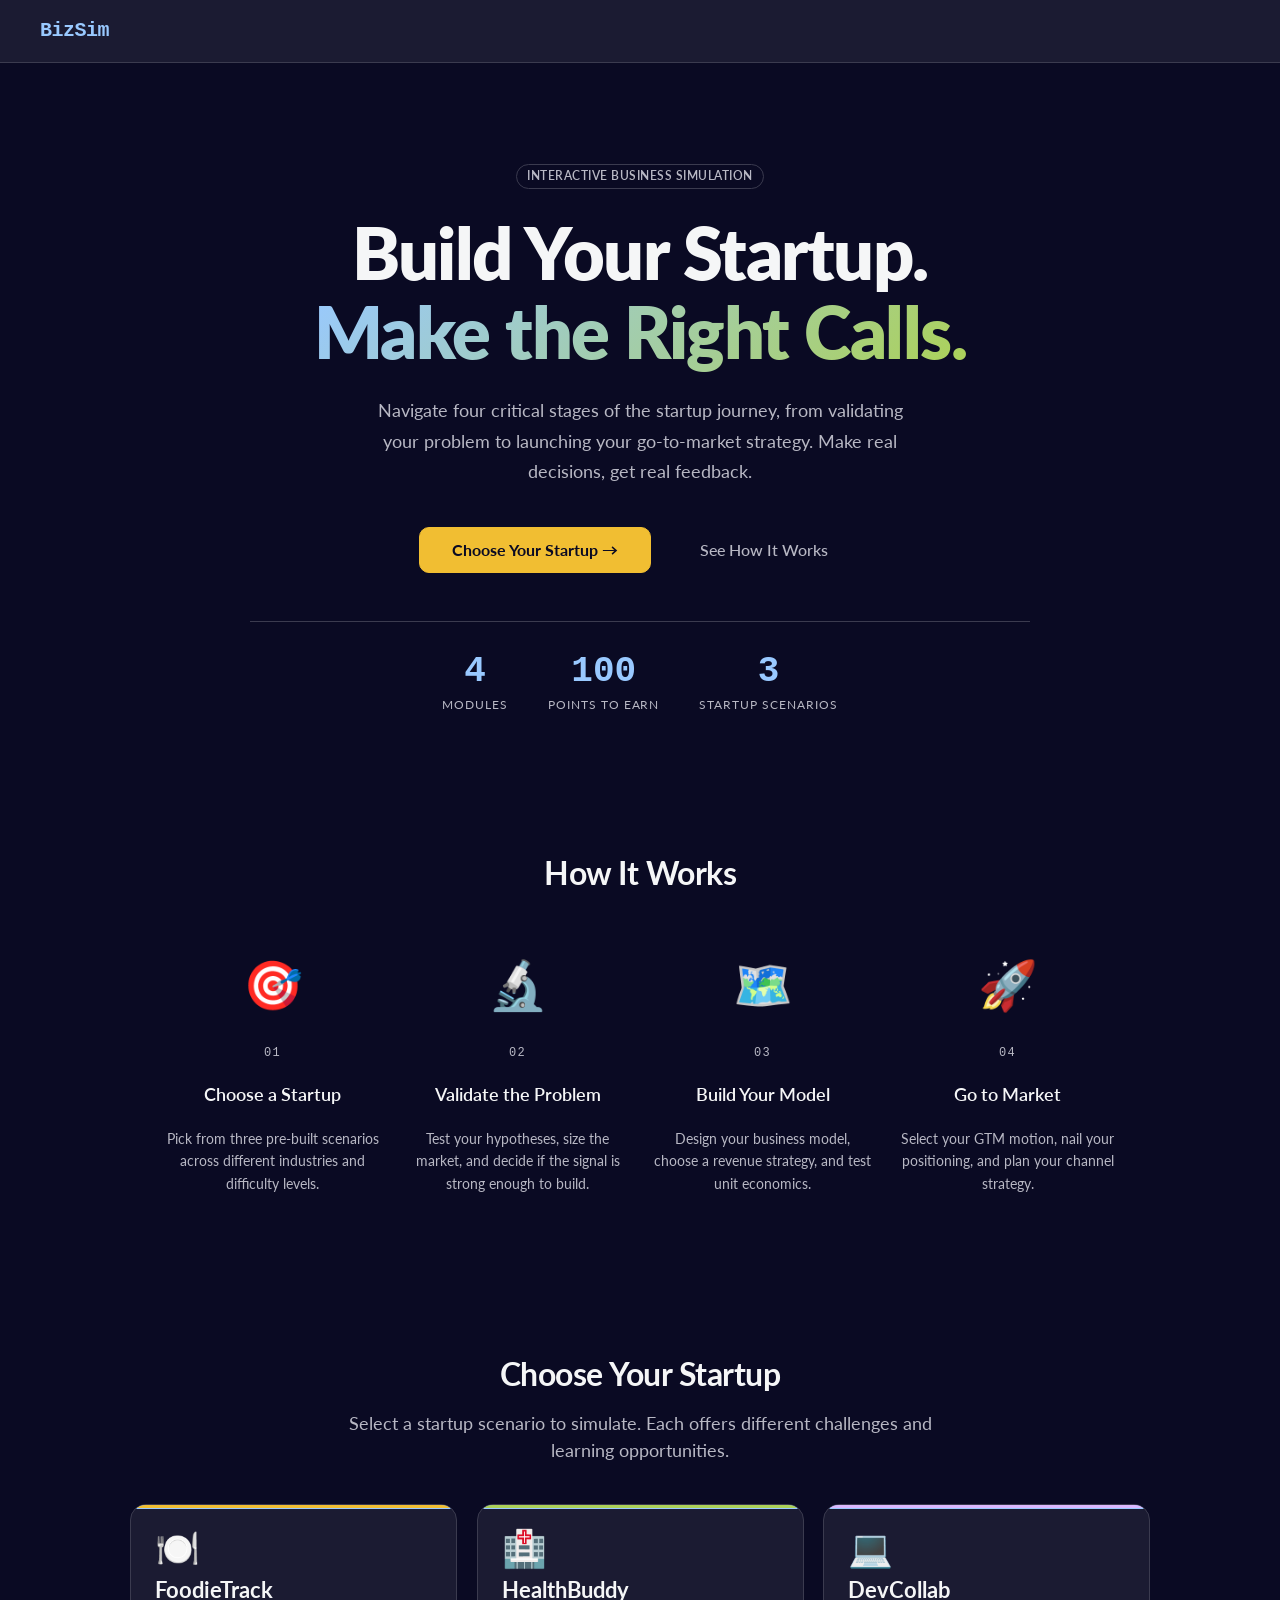
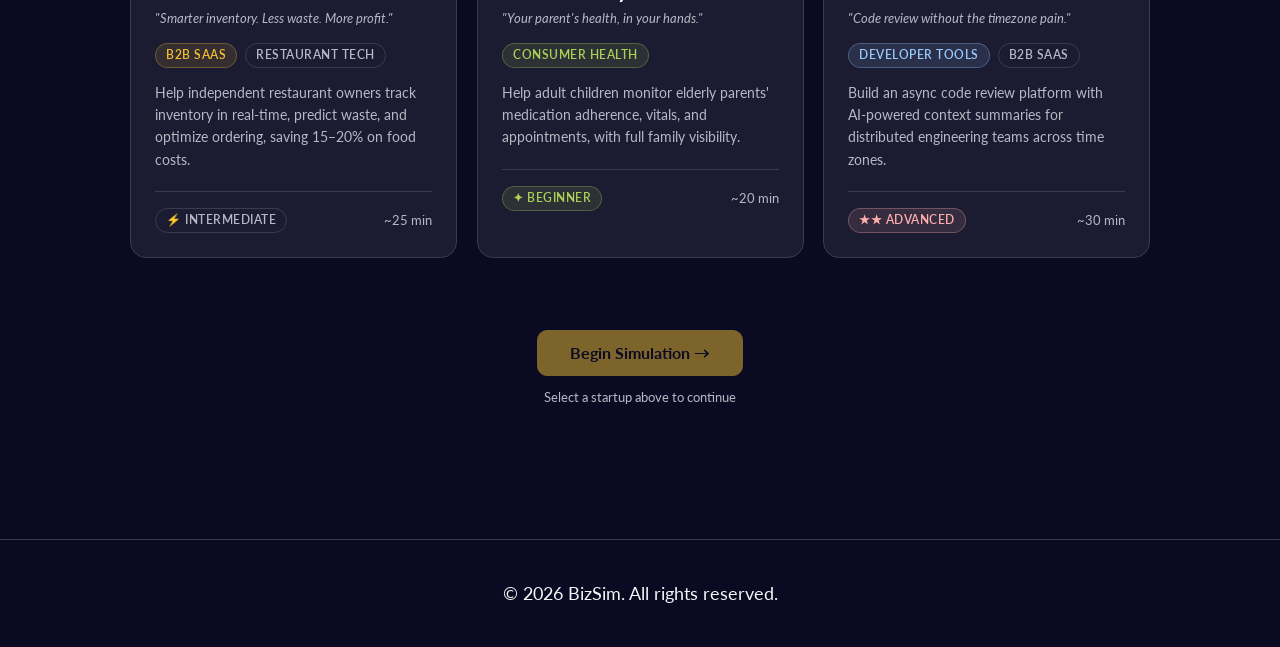
<file: module-3.html>
<!DOCTYPE html>
<html lang="en">
<head>
  <meta charset="UTF-8">
  <meta name="viewport" content="width=device-width, initial-scale=1.0">
  <title>BizSim — Module 3: Business Model Basics</title>
  <link rel="stylesheet" href="css/main.css">
  <link rel="stylesheet" href="css/animations.css">
  <style>
    /* ── Lean Canvas ─────────────────────────────────────────────── */
    .canvas-grid {
      display: flex;
      flex-direction: column;
      gap: 2px;
      background: var(--color-border);
      border: 1px solid var(--color-border);
      border-radius: 10px;
      overflow: hidden;
    }
    .canvas-row {
      display: grid;
      grid-template-columns: repeat(3, 1fr);
      gap: 2px;
    }
    .canvas-row-2col {
      display: grid;
      grid-template-columns: 1fr 1fr;
      gap: 2px;
    }
    .canvas-cell {
      background: var(--color-surface);
      padding: 14px;
      min-height: 130px;
    }
    .canvas-cell-label {
      font-size: 11px;
      font-weight: 700;
      text-transform: uppercase;
      letter-spacing: 0.08em;
      color: var(--color-primary);
      margin-bottom: 3px;
    }
    .canvas-cell-hint {
      font-size: 11px;
      color: var(--color-text-subtle, #64748B);
      margin-bottom: 8px;
      line-height: 1.4;
    }
    .canvas-textarea {
      width: 100%;
      min-height: 72px;
      background: transparent;
      border: none;
      color: var(--color-text);
      font-size: 13px;
      resize: vertical;
      font-family: var(--font-body);
      line-height: 1.5;
    }
    .canvas-textarea:focus {
      outline: none;
    }
    .canvas-completeness {
      display: flex;
      align-items: center;
      gap: 10px;
      margin-top: 12px;
      padding: 10px 14px;
      background: var(--color-surface-2);
      border-radius: 8px;
      font-size: 13px;
    }
    .canvas-completeness-bar-track {
      flex: 1;
      height: 6px;
      background: var(--color-border);
      border-radius: 99px;
      overflow: hidden;
    }
    .canvas-completeness-bar-fill {
      height: 100%;
      background: var(--color-primary);
      border-radius: 99px;
      transition: width 0.3s ease;
    }

    /* ── Revenue Models ──────────────────────────────────────────── */
    .revenue-model-grid {
      display: grid;
      grid-template-columns: repeat(3, 1fr);
      gap: 12px;
    }
    .revenue-model-card {
      padding: 16px;
      border: 2px solid var(--color-border);
      border-radius: 10px;
      cursor: pointer;
      transition: border-color 0.15s, background 0.15s;
    }
    .revenue-model-card:hover {
      border-color: var(--color-primary);
      background: var(--color-primary-glow);
    }
    .revenue-model-card.selected {
      border-color: var(--color-primary);
      background: var(--color-primary-glow);
    }
    .revenue-model-card.correct-reveal {
      border-color: var(--color-success);
      background: var(--color-success-glow);
    }
    .revenue-model-card.wrong-reveal {
      border-color: var(--color-danger);
      background: var(--color-danger-glow);
    }
    .revenue-model-icon {
      font-size: 28px;
      margin-bottom: 8px;
    }
    .revenue-model-label {
      font-size: 14px;
      font-weight: 600;
      margin-bottom: 4px;
    }
    .revenue-model-desc {
      font-size: 12px;
      color: var(--color-text-muted);
      margin-bottom: 4px;
    }
    .revenue-model-best {
      font-size: 11px;
      color: var(--color-text-subtle);
    }

    /* ── Unit Economics Calculator ───────────────────────────────── */
    .calc-grid {
      display: grid;
      grid-template-columns: 1fr 1fr;
      gap: 16px;
      margin-bottom: 20px;
    }
    .calc-result-grid {
      display: grid;
      grid-template-columns: repeat(3, 1fr);
      gap: 16px;
    }
    .calc-result-card {
      text-align: center;
      padding: 20px 16px;
      background: var(--color-surface-2, #2a2a40);
      border: 1px solid var(--color-border);
      border-radius: 12px;
      transition: border-color 0.3s;
    }
    .calc-result-card.status-success { border-color: var(--color-success); }
    .calc-result-card.status-warning { border-color: var(--color-warning); }
    .calc-result-card.status-danger  { border-color: var(--color-danger);  }
    .calc-result-value {
      font-size: 32px;
      font-weight: 800;
      font-family: var(--font-mono, monospace);
      margin-bottom: 6px;
    }
    .calc-result-label {
      font-size: 13px;
      font-weight: 600;
      color: var(--color-text-muted);
      margin-bottom: 8px;
    }
    .calc-result-formula {
      font-size: 11px;
      color: var(--color-text-subtle);
      margin-top: 8px;
    }

    /* ── Input with prefix ───────────────────────────────────────── */
    .input-prefix-group {
      display: flex;
      align-items: center;
      gap: 8px;
    }
    .input-prefix {
      color: var(--color-text-muted);
      font-weight: 600;
      font-size: 15px;
      flex-shrink: 0;
    }

    /* ── Misc ───────────────────────────────────────────────────────── */
    .step-score-pill {
      background: var(--color-surface-2);
      border: 1px solid var(--color-border);
      border-radius: 99px;
      padding: 4px 12px;
      font-size: 13px;
      color: var(--color-text-muted);
    }
    .data-table {
      width: 100%;
      border-collapse: collapse;
    }
    .data-table th {
      font-size: 12px;
      font-weight: 600;
      text-transform: uppercase;
      letter-spacing: 0.06em;
      color: var(--color-text-muted);
      padding: 10px 14px;
      border-bottom: 1px solid var(--color-border);
      text-align: left;
    }
    .data-table td {
      padding: 12px 14px;
      border-bottom: 1px solid var(--color-border);
      vertical-align: middle;
    }
    .data-table tr:last-child td {
      border-bottom: none;
    }
  </style>
</head>
<body>
<div class="layout-shell">

  <!-- SIDEBAR -->
  <aside class="sidebar">
    <div class="sidebar-logo">
      <div class="logo-text">BizSim</div>
      <div class="logo-tagline">Business Simulation</div>
    </div>
    <div class="sidebar-scenario-pill" id="sidebar-scenario"></div>
    <nav class="sidebar-nav">
      <a href="module-1.html" class="sidebar-nav-item done" data-module="1">
        <span class="nav-icon">✓</span>
        <span class="nav-label">Problem Validation</span>
      </a>
      <a href="module-2.html" class="sidebar-nav-item done" data-module="2">
        <span class="nav-icon">✓</span>
        <span class="nav-label">Customer Discovery</span>
      </a>
      <div class="sidebar-nav-item active" data-module="3">
        <span class="nav-icon">🗺️</span>
        <span class="nav-label">Business Model</span>
      </div>
      <a href="module-4.html" class="sidebar-nav-item locked" data-module="4" data-href="module-4.html">
        <span class="nav-icon">📐</span>
        <span class="nav-label">Go-to-Market</span>
      </a>
    </nav>
    <div class="sidebar-divider"></div>
    <div class="sidebar-footer">
      <div class="score-ring-container">
        <svg class="score-ring" viewBox="0 0 80 80">
          <circle class="score-ring-track" cx="40" cy="40" r="34" fill="none" stroke-width="6"/>
          <circle class="score-ring-fill" cx="40" cy="40" r="34" fill="none" stroke-width="6"
                  stroke-linecap="round" transform="rotate(-90 40 40)"/>
        </svg>
        <div class="score-ring-text">
          <span class="score-ring-num" id="sidebar-score">0</span>
          <span class="score-ring-denom">/ 100</span>
        </div>
      </div>
    </div>
  </aside>

  <!-- MAIN CONTENT -->
  <main class="main-content">
    <div class="page-wrapper">

      <!-- PAGE HEADER -->
      <div class="page-header fade-in-up">
        <div class="page-header-meta">MODULE 3 · BUSINESS MODEL BASICS</div>
        <h1 class="page-header-title" id="step-title">Lean Canvas Builder</h1>
        <p class="page-header-subtitle" id="step-subtitle">Map your startup's business model on a single canvas.</p>
        <div class="step-indicator" id="step-indicator"></div>
      </div>

      <!-- STEP 1: LEAN CANVAS -->
      <div class="step-content fade-in-up" id="step-1">

        <div class="alert alert-info mb-4 stagger-1">
          <div class="alert-title">The Lean Canvas (Ash Maurya)</div>
          <div class="alert-body">A startup-optimized business model canvas. Complete each of the 9 blocks for your startup. Pre-filled with your scenario's context; customize as needed to reflect your thinking.</div>
        </div>

        <div class="canvas-grid stagger-2" id="lean-canvas">
          <!-- Row 1: Problem | Solution | UVP -->
          <div class="canvas-row">
            <div class="canvas-cell" id="cell-problem">
              <div class="canvas-cell-label">Problem</div>
              <div class="canvas-cell-hint">Top 3 problems your customer faces.</div>
              <textarea class="canvas-textarea" id="canvas-problem" placeholder="Describe the core problems..."></textarea>
            </div>
            <div class="canvas-cell" id="cell-solution">
              <div class="canvas-cell-label">Solution</div>
              <div class="canvas-cell-hint">Top 3 features of your MVP.</div>
              <textarea class="canvas-textarea" id="canvas-solution" placeholder="What does your product do?"></textarea>
            </div>
            <div class="canvas-cell" id="cell-uvp">
              <div class="canvas-cell-label">Unique Value Proposition</div>
              <div class="canvas-cell-hint">Single, clear message that states why you're different.</div>
              <textarea class="canvas-textarea" id="canvas-uvp" placeholder="Why you, why now?"></textarea>
            </div>
          </div>

          <!-- Row 2: Key Metrics | Unfair Advantage | Customer Segments -->
          <div class="canvas-row">
            <div class="canvas-cell" id="cell-keyMetrics">
              <div class="canvas-cell-label">Key Metrics</div>
              <div class="canvas-cell-hint">Numbers you measure to know you're succeeding.</div>
              <textarea class="canvas-textarea" id="canvas-keyMetrics" placeholder="What signals matter most?"></textarea>
            </div>
            <div class="canvas-cell" id="cell-channels">
              <div class="canvas-cell-label">Channels</div>
              <div class="canvas-cell-hint">How do you reach customers? (inbound + outbound)</div>
              <textarea class="canvas-textarea" id="canvas-channels" placeholder="How will you reach them?"></textarea>
            </div>
            <div class="canvas-cell" id="cell-customerSegments">
              <div class="canvas-cell-label">Customer Segments</div>
              <div class="canvas-cell-hint">Who are your early adopters? Be specific.</div>
              <textarea class="canvas-textarea" id="canvas-customerSegments" placeholder="Who is your ideal first customer?"></textarea>
            </div>
          </div>

          <!-- Row 3: Cost Structure | Revenue Streams (+ Unfair Advantage inline) -->
          <div class="canvas-row">
            <div class="canvas-cell" id="cell-unfairAdvantage">
              <div class="canvas-cell-label">Unfair Advantage</div>
              <div class="canvas-cell-hint">Something that cannot easily be bought or copied.</div>
              <textarea class="canvas-textarea" id="canvas-unfairAdvantage" placeholder="What can only you do?"></textarea>
            </div>
            <div class="canvas-cell" id="cell-costStructure">
              <div class="canvas-cell-label">Cost Structure</div>
              <div class="canvas-cell-hint">Top fixed + variable costs.</div>
              <textarea class="canvas-textarea" id="canvas-costStructure" placeholder="Where does the money go?"></textarea>
            </div>
            <div class="canvas-cell" id="cell-revenueStreams">
              <div class="canvas-cell-label">Revenue Streams</div>
              <div class="canvas-cell-hint">How do you make money? Price point and model.</div>
              <textarea class="canvas-textarea" id="canvas-revenueStreams" placeholder="How will you charge customers?"></textarea>
            </div>
          </div>
        </div>

        <!-- Completeness bar -->
        <div class="canvas-completeness stagger-3">
          <span class="text-muted" style="font-size:12px; white-space:nowrap;">Canvas completeness:</span>
          <div class="canvas-completeness-bar-track">
            <div class="canvas-completeness-bar-fill" id="canvas-fill-bar" style="width:0%"></div>
          </div>
          <span id="canvas-fill-text" style="font-size:12px; font-weight:600; color:var(--color-text-muted); white-space:nowrap;">0 / 9 blocks</span>
        </div>

      </div><!-- /step-1 -->

      <!-- STEP 2: REVENUE MODEL SELECTOR -->
      <div class="step-content hidden" id="step-2">

        <div class="card stagger-1">
          <div class="card-header">
            <div class="flex-between" style="align-items:flex-start">
              <div>
                <div class="card-title">Choose Your Revenue Model</div>
                <div class="card-subtitle">Select the revenue model that best fits your startup scenario</div>
              </div>
              <span class="badge badge-warning">5 pts</span>
            </div>
          </div>
          <div class="card-body">
            <div class="revenue-model-grid" id="revenue-model-grid">
              <!-- Rendered by JS -->
            </div>

            <div class="form-group mt-4">
              <label class="form-label">Why did you choose this model?</label>
              <textarea class="form-textarea" id="revenue-justification"
                        placeholder="Explain why this revenue model fits your scenario. Consider your price point, sales process, and customer behavior." rows="3"></textarea>
              <div class="form-hint">Tip: A 1–2 sentence justification earns partial credit even if your model selection is off.</div>
            </div>

            <div id="revenue-correct-reveal" class="hidden mt-4">
              <!-- Correct model reveal shown after submission -->
            </div>
          </div>
        </div>

      </div><!-- /step-2 -->

      <!-- STEP 3: UNIT ECONOMICS CALCULATOR -->
      <div class="step-content hidden" id="step-3">

        <div class="card stagger-1">
          <div class="card-header">
            <div class="flex-between" style="align-items:flex-start">
              <div>
                <div class="card-title">Unit Economics Calculator</div>
                <div class="card-subtitle">Calculate the key metrics that determine if your business model is viable</div>
              </div>
              <span class="badge badge-warning">10 pts</span>
            </div>
          </div>
          <div class="card-body">

            <div class="alert alert-info mb-4">
              <div class="alert-title">Why Unit Economics Matter</div>
              <div class="alert-body">If LTV:CAC &lt; 3:1, you're spending more to acquire customers than they're worth long-term. If CAC Payback &gt; 12 months, you'll run out of cash before recovering acquisition costs.</div>
            </div>

            <!-- Inputs -->
            <div class="calc-grid">
              <div class="form-group">
                <label class="form-label">ARPU — Monthly Revenue per Customer</label>
                <div class="input-prefix-group">
                  <span class="input-prefix">$</span>
                  <input type="number" class="form-input" id="calc-arpu" value="149" min="1" step="1">
                </div>
                <div class="form-hint">Average monthly recurring revenue per paying customer</div>
              </div>
              <div class="form-group">
                <label class="form-label">Gross Margin %</label>
                <input type="number" class="form-input" id="calc-margin" value="72" min="1" max="100" step="1">
                <div class="form-hint">Revenue minus direct costs (COGS), as a percentage</div>
              </div>
              <div class="form-group">
                <label class="form-label">Monthly Churn Rate %</label>
                <input type="number" class="form-input" id="calc-churn" value="3.2" min="0.1" step="0.1">
                <div class="form-hint">Percentage of customers who cancel each month</div>
              </div>
              <div class="form-group">
                <label class="form-label">Customer Acquisition Cost (CAC)</label>
                <div class="input-prefix-group">
                  <span class="input-prefix">$</span>
                  <input type="number" class="form-input" id="calc-cac" value="380" min="1" step="1">
                </div>
                <div class="form-hint">Average cost to acquire one paying customer</div>
              </div>
            </div>

            <button class="btn btn-secondary w-full mb-4" id="btn-calculate">
              Calculate Unit Economics →
            </button>

            <!-- Results -->
            <div class="calc-result-grid" id="calc-results" style="display:none">
              <div class="calc-result-card" id="card-ltv">
                <div class="calc-result-value text-primary" id="result-ltv">$0</div>
                <div class="calc-result-label">Customer LTV</div>
                <div id="ltv-status"></div>
                <div class="calc-result-formula">ARPU × GM% ÷ Churn%</div>
              </div>
              <div class="calc-result-card" id="card-ratio">
                <div class="calc-result-value" id="result-ratio">0:1</div>
                <div class="calc-result-label">LTV:CAC Ratio</div>
                <div id="ratio-status"></div>
                <div class="calc-result-formula">Target: ≥ 3:1</div>
              </div>
              <div class="calc-result-card" id="card-payback">
                <div class="calc-result-value" id="result-payback">0 mo</div>
                <div class="calc-result-label">CAC Payback Period</div>
                <div id="payback-status"></div>
                <div class="calc-result-formula">Target: ≤ 12 months</div>
              </div>
            </div>

          </div>
        </div>

      </div><!-- /step-3 -->

      <!-- FEEDBACK -->
      <div id="feedback-container" class="mt-4"></div>

      <!-- MODULE NAV -->
      <div class="module-nav">
        <button class="btn btn-ghost module-nav-back" id="btn-back">← Back</button>
        <div class="flex-center gap-4">
          <span id="step-score-display"></span>
          <button class="btn btn-primary module-nav-next" id="btn-next">Check Answer →</button>
        </div>
      </div>

    </div><!-- /page-wrapper -->
  </main>

</div><!-- /layout-shell -->

<script src="js/data.js"></script>
<script src="js/app.js"></script>
<script src="js/modules.js"></script>
<script>
/* =========================================================================
   Module 3 — Business Model Basics
   Steps: 1 = Lean Canvas  |  2 = Revenue Model  |  3 = Unit Economics
   ========================================================================= */
document.addEventListener('DOMContentLoaded', function () {

  /* ── Guards ─────────────────────────────────────────────────────────── */
  var state = BizSim.getState();
  if (!state.scenario) {
    window.location.href = 'index.html';
    return;
  }
  if (!BizSim.canAccessModule(3)) {
    BizSim.showToast('Complete the previous modules first', 'warning');
    window.location.href = 'module-2.html';
    return;
  }

  BizSim.initSidebar();

  var scenarioId  = state.scenario;
  var d3          = BizSimData.module3;
  var defaults    = d3.leanCanvasDefaults[scenarioId] || {};
  var ueDefaults  = d3.unitEconomicsDefaults[scenarioId] || { arpu: 149, grossMargin: 72, churnRate: 3.2, cac: 380 };

  /* ── Step state ─────────────────────────────────────────────────────── */
  var currentStep   = 1;
  var totalSteps    = 3;
  var stepScores    = { 1: null, 2: null, 3: null };
  var stepSubmitted = { 1: false, 2: false, 3: false };

  /* Persisted answers */
  var answers = {
    canvas:              {},
    revenueModel:        null,
    revenueJustification: '',
    ueArpu:              ueDefaults.arpu,
    ueMargin:            ueDefaults.grossMargin,
    ueChurn:             ueDefaults.churnRate,
    ueCac:               ueDefaults.cac,
    ueResults:           null,
  };

  /* ── Step meta ──────────────────────────────────────────────────────── */
  var stepMeta = {
    1: { title: 'Lean Canvas Builder',         subtitle: 'Map your startup\'s business model on a single canvas.' },
    2: { title: 'Revenue Model Selector',      subtitle: 'Choose the revenue model that best fits your business.' },
    3: { title: 'Unit Economics Calculator',   subtitle: 'Calculate LTV, LTV:CAC ratio, and CAC payback period.' },
  };

  /* ── Canvas blocks order ────────────────────────────────────────────── */
  var canvasBlockIds = [
    'problem', 'solution', 'uvp',
    'keyMetrics', 'channels', 'customerSegments',
    'unfairAdvantage', 'costStructure', 'revenueStreams',
  ];

  /* ── Init UI ─────────────────────────────────────────────────────────── */
  function init() {
    prefillCanvas();
    prefillUnitEconomics();
    renderRevenueModels();
    updateSidebarScore();
    showStep(1);
  }

  /* ── Canvas ─────────────────────────────────────────────────────────── */
  function prefillCanvas() {
    canvasBlockIds.forEach(function (id) {
      var el = document.getElementById('canvas-' + id);
      if (!el) return;
      var val = defaults[id] || '';
      el.value = val;
      answers.canvas[id] = val;
      el.addEventListener('input', function () {
        answers.canvas[id] = el.value;
        updateCanvasCompleteness();
      });
    });
    updateCanvasCompleteness();
  }

  function updateCanvasCompleteness() {
    var filled = canvasBlockIds.filter(function (id) {
      var v = answers.canvas[id] || '';
      return v.trim().split(/\s+/).length >= 5;
    }).length;
    var pct = Math.round((filled / 9) * 100);
    var bar = document.getElementById('canvas-fill-bar');
    var txt = document.getElementById('canvas-fill-text');
    if (bar) bar.style.width = pct + '%';
    if (txt) txt.textContent = filled + ' / 9 blocks';
    if (bar) {
      bar.style.background = filled >= 7 ? 'var(--color-success)'
                            : filled >= 4 ? 'var(--color-warning)'
                            : 'var(--color-primary)';
    }
  }

  /* ── Revenue models ─────────────────────────────────────────────────── */
  function renderRevenueModels() {
    var grid = document.getElementById('revenue-model-grid');
    if (!grid) return;
    grid.innerHTML = '';
    d3.revenueModels.forEach(function (m) {
      var card = document.createElement('div');
      card.className = 'revenue-model-card';
      card.dataset.modelId = m.id;
      card.innerHTML =
        '<div class="revenue-model-icon">' + m.icon + '</div>' +
        '<div class="revenue-model-label">' + m.label + '</div>' +
        '<div class="revenue-model-desc">' + m.desc + '</div>' +
        '<div class="revenue-model-best">Best for: ' + m.bestFor + '</div>';
      card.addEventListener('click', function () {
        if (stepSubmitted[2]) return;
        document.querySelectorAll('.revenue-model-card').forEach(function (c) {
          c.classList.remove('selected');
        });
        card.classList.add('selected');
        answers.revenueModel = m.id;
      });
      grid.appendChild(card);
    });

    /* Restore prior selection */
    if (answers.revenueModel) {
      var sel = grid.querySelector('[data-model-id="' + answers.revenueModel + '"]');
      if (sel) sel.classList.add('selected');
    }

    /* Textarea */
    var ta = document.getElementById('revenue-justification');
    if (ta) {
      ta.addEventListener('input', function () {
        answers.revenueJustification = ta.value;
      });
    }
  }

  /* ── Unit economics prefill ─────────────────────────────────────────── */
  function prefillUnitEconomics() {
    setInputVal('calc-arpu',   ueDefaults.arpu);
    setInputVal('calc-margin', ueDefaults.grossMargin);
    setInputVal('calc-churn',  ueDefaults.churnRate);
    setInputVal('calc-cac',    ueDefaults.cac);

    ['calc-arpu', 'calc-margin', 'calc-churn', 'calc-cac'].forEach(function (id) {
      var el = document.getElementById(id);
      if (el) {
        el.addEventListener('input', function () {
          answers['ue' + capitalize(id.replace('calc-', ''))] = parseFloat(el.value) || 0;
          /* Hide results if inputs change after a calculation */
          var results = document.getElementById('calc-results');
          if (results && !stepSubmitted[3]) {
            results.style.display = 'none';
            answers.ueResults = null;
          }
        });
      }
    });

    document.getElementById('btn-calculate').addEventListener('click', runCalculation);
  }

  function capitalize(str) {
    return str.charAt(0).toUpperCase() + str.slice(1);
  }

  function setInputVal(id, val) {
    var el = document.getElementById(id);
    if (el) el.value = val;
  }

  function runCalculation() {
    var arpu   = parseFloat(document.getElementById('calc-arpu').value)   || 0;
    var margin = parseFloat(document.getElementById('calc-margin').value) || 0;
    var churn  = parseFloat(document.getElementById('calc-churn').value)  || 0.1;
    var cac    = parseFloat(document.getElementById('calc-cac').value)    || 0;

    var result = BizSimModules.calcUnitEconomics(arpu, margin, churn, cac);
    answers.ueResults = result;

    /* Populate display */
    document.getElementById('result-ltv').textContent     = '$' + result.ltv.toLocaleString();
    document.getElementById('result-ratio').textContent   = result.ltvCacRatio + ':1';
    document.getElementById('result-payback').textContent = (result.cacPaybackMonths !== null ? result.cacPaybackMonths : '∞') + ' mo';

    applyResultStatus('card-ltv',     'ltv-status',     result.ltvStatus);
    applyResultStatus('card-ratio',   'ratio-status',   result.ratioStatus);
    applyResultStatus('card-payback', 'payback-status', result.paybackStatus);

    /* Colour the ratio value */
    var ratioEl = document.getElementById('result-ratio');
    if (ratioEl) {
      ratioEl.style.color = result.ratioStatus === 'success' ? 'var(--color-success)'
                          : result.ratioStatus === 'warning' ? 'var(--color-warning)'
                          : 'var(--color-danger)';
    }

    var resultsEl = document.getElementById('calc-results');
    resultsEl.style.display = 'grid';
    resultsEl.scrollIntoView({ behavior: 'smooth', block: 'nearest' });
  }

  function applyResultStatus(cardId, statusId, status) {
    var card   = document.getElementById(cardId);
    var badge  = document.getElementById(statusId);
    var labels = { success: 'Healthy ✓', warning: 'Marginal ⚠', danger: 'Unsustainable ✕' };

    if (card) {
      card.classList.remove('status-success', 'status-warning', 'status-danger');
      card.classList.add('status-' + status);
    }
    if (badge) {
      badge.innerHTML = '<span class="badge badge-' + status + '">' + (labels[status] || status) + '</span>';
    }
  }

  /* ── Step management ────────────────────────────────────────────────── */
  function showStep(n) {
    currentStep = n;

    /* Update step indicator */
    BizSim.initStepIndicator(totalSteps, n);

    /* Show/hide content panes */
    for (var i = 1; i <= totalSteps; i++) {
      var el = document.getElementById('step-' + i);
      if (el) {
        if (i === n) {
          el.classList.remove('hidden');
        } else {
          el.classList.add('hidden');
        }
      }
    }

    /* Update header */
    var meta = stepMeta[n];
    if (meta) {
      var t = document.getElementById('step-title');
      var s = document.getElementById('step-subtitle');
      if (t) t.textContent = meta.title;
      if (s) s.textContent = meta.subtitle;
    }

    /* Update nav buttons */
    var btnBack = document.getElementById('btn-back');
    var btnNext = document.getElementById('btn-next');

    if (btnBack) {
      if (n === 1) {
        btnBack.textContent = '← Back to Module 2';
        btnBack.onclick = function () { window.location.href = 'module-2.html'; };
      } else {
        btnBack.textContent = '← Back';
        btnBack.onclick = goBack;
      }
    }

    if (btnNext) {
      if (stepSubmitted[n]) {
        if (n === totalSteps) {
          btnNext.textContent = 'Continue to Module 4 →';
          btnNext.classList.remove('btn-primary');
          btnNext.classList.add('btn-primary');
        } else {
          btnNext.textContent = 'Next Step →';
        }
      } else {
        if (n === 3) {
          btnNext.textContent = 'Analyze My Unit Economics →';
        } else {
          btnNext.textContent = 'Check Answer →';
        }
      }
    }

    /* Update score display */
    updateStepScoreDisplay();

    /* Clear feedback unless already submitted */
    if (!stepSubmitted[n]) {
      var fc = document.getElementById('feedback-container');
      if (fc) fc.innerHTML = '';
    }
  }

  function updateStepScoreDisplay() {
    var el = document.getElementById('step-score-display');
    if (!el) return;
    if (stepScores[currentStep] !== null) {
      el.innerHTML = '<span class="step-score-pill">Step score: ' + stepScores[currentStep] + ' pts</span>';
    } else {
      el.innerHTML = '';
    }
  }

  function updateSidebarScore() {
    var total = BizSim.getTotalScore();
    var sidebarNum = document.getElementById('sidebar-score');
    if (sidebarNum) sidebarNum.textContent = total;
    BizSim.updateHealthRing(total);
  }

  /* ── Back ───────────────────────────────────────────────────────────── */
  function goBack() {
    if (currentStep > 1) {
      showStep(currentStep - 1);
    }
  }

  /* ── Next / Check Answer ────────────────────────────────────────────── */
  document.getElementById('btn-next').addEventListener('click', function () {
    if (stepSubmitted[currentStep]) {
      /* Already checked — advance */
      if (currentStep < totalSteps) {
        showStep(currentStep + 1);
      } else {
        finishModule();
      }
      return;
    }

    /* Submit & score current step */
    switch (currentStep) {
      case 1: submitCanvas();       break;
      case 2: submitRevenueModel(); break;
      case 3: submitUnitEconomics(); break;
    }
  });

  /* ── Step 1: Canvas submit ──────────────────────────────────────────── */
  function submitCanvas() {
    var score = BizSimModules.scoreCanvas(answers.canvas);
    stepScores[1] = score;
    stepSubmitted[1] = true;

    var filledCount = canvasBlockIds.filter(function (id) {
      var v = answers.canvas[id] || '';
      return v.trim().split(/\s+/).length >= 5;
    }).length;

    var correct = filledCount >= 7;
    var title   = correct ? 'Canvas Complete!' : filledCount >= 5 ? 'Good Start' : 'Needs More Detail';
    var expl    = 'You filled ' + filledCount + ' of 9 blocks with meaningful content. '
      + (correct
        ? 'A well-populated canvas shows a coherent business model at a glance.'
        : 'Try to fill all 9 blocks; each one forces you to make an explicit assumption you can later test.');

    BizSim.showFeedback('feedback-container', {
      correct:     correct,
      points:      score,
      title:       title,
      explanation: expl,
    });

    updateStepScoreDisplay();
    var btnNext = document.getElementById('btn-next');
    if (btnNext) btnNext.textContent = 'Next Step →';
  }

  /* ── Step 2: Revenue model submit ──────────────────────────────────── */
  function submitRevenueModel() {
    var selected = answers.revenueModel;
    if (!selected) {
      BizSim.showToast('Please select a revenue model first', 'warning');
      return;
    }

    var correct = d3.correctRevenueModel[scenarioId];
    var isCorrect = selected === correct;
    var justification = (answers.revenueJustification || '').trim();
    var wordCount = justification.split(/\s+/).filter(Boolean).length;

    var score;
    if (isCorrect) {
      score = 5;
    } else if (wordCount >= 30) {
      score = 3;
    } else {
      score = 1;
    }

    stepScores[2] = score;
    stepSubmitted[2] = true;

    /* Reveal correct model */
    var correctModel = d3.revenueModels.find(function (m) { return m.id === correct; });
    var justText = d3.revenueModelJustifications[scenarioId] || '';

    var revealEl = document.getElementById('revenue-correct-reveal');
    if (revealEl) {
      revealEl.classList.remove('hidden');
      revealEl.innerHTML =
        '<div class="alert ' + (isCorrect ? 'alert-success' : 'alert-warning') + '">' +
          '<div class="alert-title">' +
            (isCorrect ? '✓ That\'s the right model!' : 'The best model for this scenario is: ' + (correctModel ? correctModel.label : correct)) +
          '</div>' +
          '<div class="alert-body">' + justText + '</div>' +
        '</div>';
    }

    /* Highlight correct/wrong cards */
    document.querySelectorAll('.revenue-model-card').forEach(function (card) {
      var id = card.dataset.modelId;
      card.style.cursor = 'default';
      if (id === correct) card.classList.add('correct-reveal');
      if (id === selected && id !== correct) card.classList.add('wrong-reveal');
    });

    BizSim.showFeedback('feedback-container', {
      correct:     isCorrect,
      points:      score,
      title:       isCorrect ? 'Correct Revenue Model!' : 'Not quite, but good thinking.',
      explanation: isCorrect
        ? justText
        : 'The optimal model for this scenario is ' + (correctModel ? correctModel.label : correct) + '. ' + justText,
    });

    updateStepScoreDisplay();
    var btnNext = document.getElementById('btn-next');
    if (btnNext) btnNext.textContent = 'Next Step →';
  }

  /* ── Step 3: Unit economics submit ─────────────────────────────────── */
  function submitUnitEconomics() {
    /* Require calculation to have been run */
    if (!answers.ueResults) {
      BizSim.showToast('Click "Calculate Unit Economics" first', 'warning');
      return;
    }

    var result = answers.ueResults;
    var score  = result.score;
    stepScores[3] = score;
    stepSubmitted[3] = true;

    var ratio = result.ltvCacRatio;
    var isStrong = ratio >= 3;

    var title = isStrong
      ? 'Strong Unit Economics!'
      : ratio >= 2 ? 'Marginal: Watch Closely'
      : ratio >= 1 ? 'Weak: Model Needs Work'
      : 'Unsustainable Model';

    var expl = 'Your LTV:CAC ratio is ' + ratio + ':1. '
      + (isStrong
        ? 'A ratio ≥ 3:1 is the gold standard for SaaS businesses. You\'re spending to acquire customers efficiently.'
        : ratio >= 2
          ? 'You\'re close. Consider increasing ARPU, reducing churn, or lowering CAC to hit the 3:1 target.'
          : 'A ratio below 2:1 suggests your acquisition costs are eating your margin. Revisit pricing or channel strategy.');

    BizSim.showFeedback('feedback-container', {
      correct:     isStrong,
      points:      score,
      title:       title,
      explanation: expl,
    });

    updateStepScoreDisplay();
    var btnNext = document.getElementById('btn-next');
    if (btnNext) btnNext.textContent = 'Complete Module 3 →';
  }

  /* ── Finish module ──────────────────────────────────────────────────── */
  function finishModule() {
    var totalScore = (stepScores[1] || 0) + (stepScores[2] || 0) + (stepScores[3] || 0);

    BizSim.completeModule(3, totalScore, {
      canvas:        answers.canvas,
      revenueModel:  answers.revenueModel,
      ueResults:     answers.ueResults,
    });

    BizSim.showToast('Module 3 complete! +' + totalScore + ' points', 'success');
    updateSidebarScore();

    setTimeout(function () {
      BizSim.goToNextModule(3);
    }, 800);
  }

  /* ── Boot ───────────────────────────────────────────────────────────── */
  init();
});
</script>
</body>
</html>
</file>
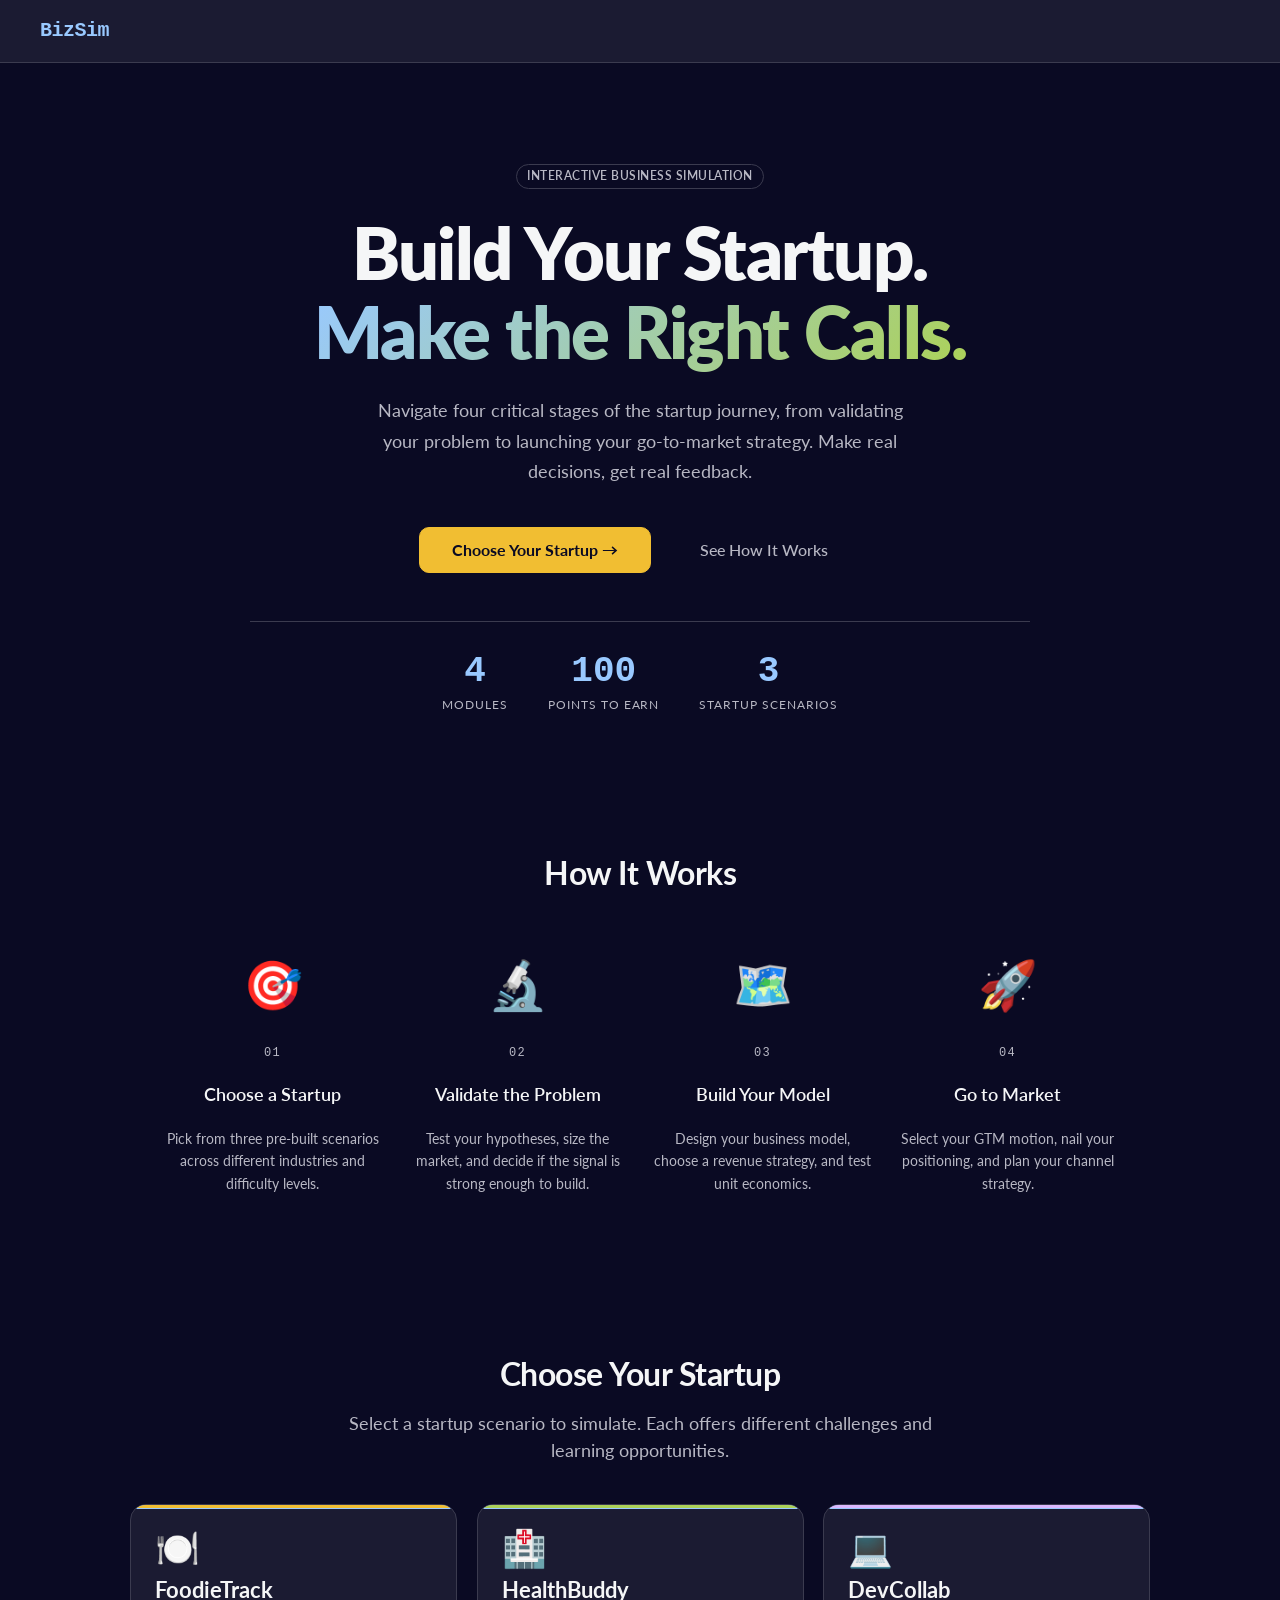
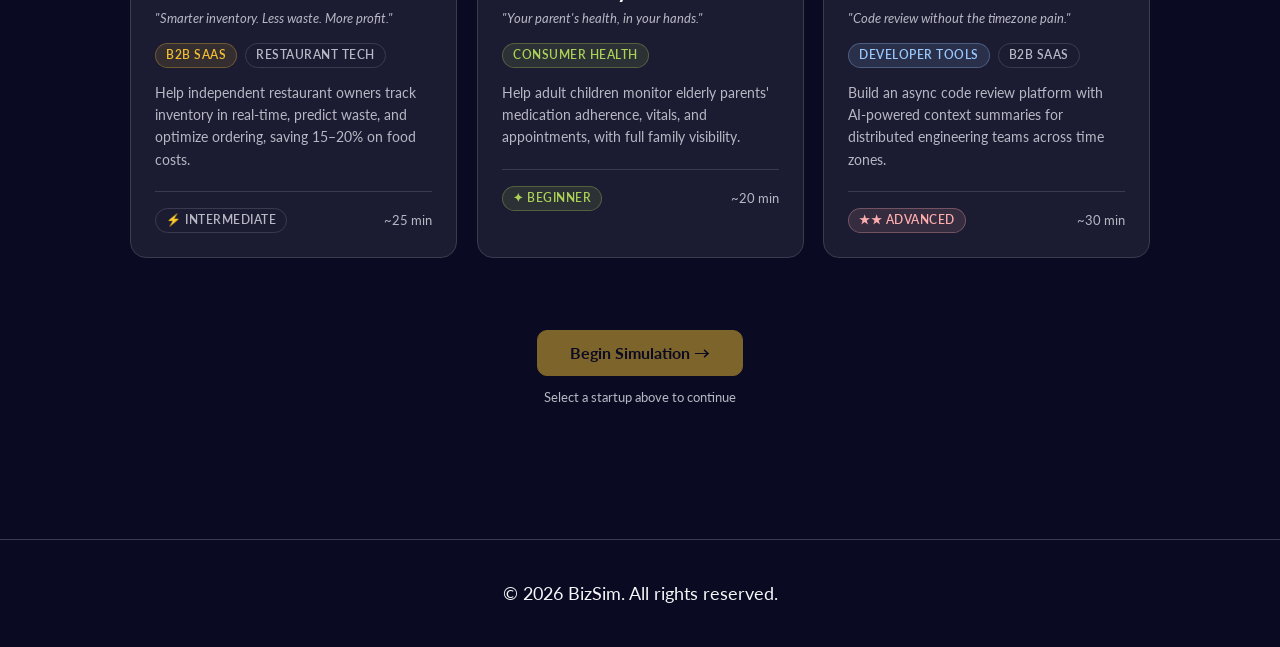
<file: module-4.html>
<!DOCTYPE html>
<html lang="en">
<head>
  <meta charset="UTF-8">
  <meta name="viewport" content="width=device-width, initial-scale=1.0">
  <title>BizSim — Module 4: Go-to-Market Strategy</title>
  <link rel="stylesheet" href="css/main.css">
  <link rel="stylesheet" href="css/animations.css">
  <style>
    /* ── GTM Motion Cards ─────────────────────────────────────────── */
    .motion-grid {
      display: grid;
      grid-template-columns: 1fr 1fr;
      gap: 16px;
    }
    .motion-card {
      padding: 20px;
      border: 2px solid var(--color-border);
      border-radius: 12px;
      cursor: pointer;
      transition: border-color 0.15s, background 0.15s;
    }
    .motion-card:hover {
      border-color: var(--color-primary);
      background: var(--color-primary-glow);
    }
    .motion-card.selected {
      border-color: var(--color-primary);
      background: var(--color-primary-glow);
    }
    .motion-card.correct-reveal {
      border-color: var(--color-success);
      background: var(--color-success-glow);
    }
    .motion-card.wrong-reveal {
      border-color: var(--color-danger);
      background: var(--color-danger-glow);
    }
    .motion-card-icon {
      font-size: 32px;
      margin-bottom: 10px;
    }
    .motion-card-name {
      font-size: 16px;
      font-weight: 700;
      margin-bottom: 6px;
      color: var(--color-text);
    }
    .motion-card-desc {
      font-size: 13px;
      color: var(--color-text-muted);
      margin-bottom: 8px;
      line-height: 1.5;
    }
    .motion-card-best {
      font-size: 12px;
      color: var(--color-text-subtle);
      margin-bottom: 10px;
    }
    .motion-card-examples {
      display: flex;
      flex-wrap: wrap;
      gap: 6px;
    }
    .motion-example-tag {
      font-size: 11px;
      padding: 2px 8px;
      background: var(--color-surface-2);
      border: 1px solid var(--color-border);
      border-radius: 99px;
      color: var(--color-text-muted);
    }

    /* ── Positioning Statement ───────────────────────────────────── */
    .positioning-template {
      display: flex;
      flex-direction: column;
      gap: 14px;
    }
    .positioning-row {
      display: flex;
      align-items: flex-start;
      gap: 14px;
    }
    .positioning-keyword {
      color: var(--color-text-muted);
      font-style: italic;
      font-size: 15px;
      min-width: 130px;
      padding-top: 9px;
      flex-shrink: 0;
      text-align: right;
    }
    .positioning-preview-box {
      background: var(--color-surface-2, #2a2a40);
      border: 1px solid var(--color-border);
      border-radius: 10px;
      padding: 20px 24px;
      margin-top: 16px;
    }
    .positioning-preview-label {
      font-size: 11px;
      font-weight: 700;
      text-transform: uppercase;
      letter-spacing: 0.08em;
      color: var(--color-text-subtle);
      margin-bottom: 10px;
    }
    #positioning-preview {
      font-style: italic;
      font-size: 16px;
      line-height: 1.75;
      color: var(--color-text);
    }

    /* ── Channel Table ───────────────────────────────────────────── */
    .channel-table {
      width: 100%;
      border-collapse: collapse;
    }
    .channel-table th {
      font-size: 12px;
      font-weight: 600;
      text-transform: uppercase;
      letter-spacing: 0.06em;
      color: var(--color-text-muted);
      padding: 10px 14px;
      border-bottom: 1px solid var(--color-border);
      text-align: left;
    }
    .channel-table td {
      padding: 14px;
      border-bottom: 1px solid var(--color-border);
      vertical-align: middle;
    }
    .channel-table tr:last-child td {
      border-bottom: none;
    }
    .channel-name-cell {
      display: flex;
      align-items: center;
      gap: 10px;
      font-weight: 500;
      font-size: 14px;
    }
    .channel-icon {
      font-size: 20px;
      flex-shrink: 0;
    }
    .slider-group {
      display: flex;
      align-items: center;
      gap: 10px;
    }
    input[type="range"].channel-slider {
      width: 100px;
      accent-color: var(--color-primary);
      cursor: pointer;
    }
    .slider-val {
      font-size: 14px;
      font-weight: 700;
      font-family: var(--font-mono, monospace);
      color: var(--color-text);
      min-width: 20px;
      text-align: center;
    }
    input[type="checkbox"].channel-select {
      width: 20px;
      height: 20px;
      accent-color: var(--color-primary);
      cursor: pointer;
    }

    /* ── Misc ─────────────────────────────────────────────────────── */
    .step-score-pill {
      background: var(--color-surface-2);
      border: 1px solid var(--color-border);
      border-radius: 99px;
      padding: 4px 12px;
      font-size: 13px;
      color: var(--color-text-muted);
    }
    .selected-channels-display {
      display: flex;
      flex-wrap: wrap;
      gap: 8px;
      margin-top: 12px;
    }
    .selected-channel-tag {
      font-size: 12px;
      padding: 4px 10px;
      background: var(--color-primary-glow);
      border: 1px solid var(--color-primary);
      border-radius: 99px;
      color: var(--color-primary);
    }
  </style>
</head>
<body>
<div class="layout-shell">

  <!-- SIDEBAR -->
  <aside class="sidebar">
    <div class="sidebar-logo">
      <div class="logo-text">BizSim</div>
      <div class="logo-tagline">Business Simulation</div>
    </div>
    <div class="sidebar-scenario-pill" id="sidebar-scenario"></div>
    <nav class="sidebar-nav">
      <a href="module-1.html" class="sidebar-nav-item done" data-module="1">
        <span class="nav-icon">✓</span>
        <span class="nav-label">Problem Validation</span>
      </a>
      <a href="module-2.html" class="sidebar-nav-item done" data-module="2">
        <span class="nav-icon">✓</span>
        <span class="nav-label">Customer Discovery</span>
      </a>
      <a href="module-3.html" class="sidebar-nav-item done" data-module="3">
        <span class="nav-icon">✓</span>
        <span class="nav-label">Business Model</span>
      </a>
      <div class="sidebar-nav-item active" data-module="4">
        <span class="nav-icon">📐</span>
        <span class="nav-label">Go-to-Market</span>
      </div>
    </nav>
    <div class="sidebar-divider"></div>
    <div class="sidebar-footer">
      <div class="score-ring-container">
        <svg class="score-ring" viewBox="0 0 80 80">
          <circle class="score-ring-track" cx="40" cy="40" r="34" fill="none" stroke-width="6"/>
          <circle class="score-ring-fill" cx="40" cy="40" r="34" fill="none" stroke-width="6"
                  stroke-linecap="round" transform="rotate(-90 40 40)"/>
        </svg>
        <div class="score-ring-text">
          <span class="score-ring-num" id="sidebar-score">0</span>
          <span class="score-ring-denom">/ 100</span>
        </div>
      </div>
    </div>
  </aside>

  <!-- MAIN CONTENT -->
  <main class="main-content">
    <div class="page-wrapper">

      <!-- PAGE HEADER -->
      <div class="page-header fade-in-up">
        <div class="page-header-meta">MODULE 4 · GO-TO-MARKET STRATEGY</div>
        <h1 class="page-header-title" id="step-title">GTM Motion Selector</h1>
        <p class="page-header-subtitle" id="step-subtitle">Choose how you'll primarily acquire and grow customers.</p>
        <div class="step-indicator" id="step-indicator"></div>
      </div>

      <!-- STEP 1: GTM MOTION -->
      <div class="step-content fade-in-up" id="step-1">

        <div class="card stagger-1">
          <div class="card-header">
            <div class="flex-between" style="align-items:flex-start">
              <div>
                <div class="card-title">Select Your GTM Motion</div>
                <div class="card-subtitle">Choose how you'll primarily acquire and grow customers</div>
              </div>
              <span class="badge badge-warning">8 pts</span>
            </div>
          </div>
          <div class="card-body">

            <div class="alert alert-info mb-4">
              <div class="alert-title">Choosing the Right GTM Motion</div>
              <div class="alert-body">Your GTM motion determines how customers discover, try, and buy your product. The right choice depends on your price point, buyer profile, and product complexity. Most companies blend motions over time, but leading with the right one accelerates early traction.</div>
            </div>

            <div class="motion-grid" id="motion-grid">
              <!-- Rendered by JS -->
            </div>

            <div class="form-group mt-4">
              <label class="form-label">Justify your choice</label>
              <textarea class="form-textarea" id="motion-justification"
                        placeholder="Why is this the right GTM motion for your startup? Consider your price point, buyer persona, and product complexity..." rows="3"></textarea>
              <div class="form-hint">A strong justification earns partial credit even if your motion selection is off.</div>
            </div>

            <div id="motion-correct-reveal" class="hidden mt-4">
              <!-- Shown after submission -->
            </div>

          </div>
        </div>

      </div><!-- /step-1 -->

      <!-- STEP 2: POSITIONING STATEMENT -->
      <div class="step-content hidden" id="step-2">

        <div class="card stagger-1">
          <div class="card-header">
            <div class="flex-between" style="align-items:flex-start">
              <div>
                <div class="card-title">Positioning Statement Builder</div>
                <div class="card-subtitle">Complete the Geoffrey Moore positioning framework</div>
              </div>
              <span class="badge badge-warning">7 pts</span>
            </div>
          </div>
          <div class="card-body">

            <div class="alert alert-info mb-4">
              <div class="alert-title">Why Positioning Matters</div>
              <div class="alert-body">Positioning is how you define your product in the mind of the customer relative to alternatives. A clear positioning statement aligns all your messaging: from sales decks to landing pages to investor pitches.</div>
            </div>

            <div class="positioning-template" id="positioning-template">
              <div class="positioning-row">
                <span class="positioning-keyword">"For</span>
                <div class="form-group w-full">
                  <input type="text" class="form-input" id="pos-customer" placeholder="target customer...">
                  <div class="form-hint">Who specifically are you serving?</div>
                </div>
              </div>
              <div class="positioning-row">
                <span class="positioning-keyword">who</span>
                <div class="form-group w-full">
                  <input type="text" class="form-input" id="pos-problem" placeholder="has this specific problem...">
                  <div class="form-hint">State the acute pain you solve</div>
                </div>
              </div>
              <div class="positioning-row">
                <span class="positioning-keyword">[product] is a</span>
                <div class="form-group w-full">
                  <input type="text" class="form-input" id="pos-category" placeholder="product category...">
                  <div class="form-hint">What kind of product is it? (e.g. "SaaS platform", "mobile app")</div>
                </div>
              </div>
              <div class="positioning-row">
                <span class="positioning-keyword">that</span>
                <div class="form-group w-full">
                  <input type="text" class="form-input" id="pos-benefit" placeholder="key benefit delivered...">
                  <div class="form-hint">Quantified outcome if possible</div>
                </div>
              </div>
              <div class="positioning-row">
                <span class="positioning-keyword">Unlike</span>
                <div class="form-group w-full">
                  <input type="text" class="form-input" id="pos-alternative" placeholder="competitive alternative...">
                  <div class="form-hint">Name their current alternative (could be "spreadsheets" or a competitor)</div>
                </div>
              </div>
              <div class="positioning-row">
                <span class="positioning-keyword">we</span>
                <div class="form-group w-full">
                  <input type="text" class="form-input" id="pos-differentiator" placeholder="key differentiator...">
                  <div class="form-hint">What can only you do? Your unfair advantage in action.</div>
                </div>
              </div>
            </div>

            <!-- Live preview -->
            <div class="positioning-preview-box mt-4">
              <div class="positioning-preview-label">Live Preview</div>
              <p id="positioning-preview" style="color:var(--color-text-muted); font-style:italic;">
                Fill in the fields above to see your positioning statement...
              </p>
            </div>

          </div>
        </div>

      </div><!-- /step-2 -->

      <!-- STEP 3: CHANNEL MATRIX -->
      <div class="step-content hidden" id="step-3">

        <div class="card stagger-1">
          <div class="card-header">
            <div class="flex-between" style="align-items:flex-start">
              <div>
                <div class="card-title">Channel Selection Matrix</div>
                <div class="card-subtitle">Rate each channel and pick your top 2 for launch</div>
              </div>
              <span class="badge badge-warning">10 pts</span>
            </div>
          </div>
          <div class="card-body">

            <div class="alert alert-info mb-4">
              <div class="alert-title">Channel Strategy Rule</div>
              <div class="alert-body">Pick 1–2 channels. Validate before diversifying. Over-investing in too many channels simultaneously is one of the most common GTM mistakes; you dilute focus before you have proof of what works.</div>
            </div>

            <table class="channel-table">
              <thead>
                <tr>
                  <th>Channel</th>
                  <th>Reach (1–5)</th>
                  <th>Conversion (1–5)</th>
                  <th>Select Top 2</th>
                </tr>
              </thead>
              <tbody id="channel-rows">
                <!-- Rendered by JS -->
              </tbody>
            </table>

            <div id="channel-warning" class="alert alert-warning hidden mt-4">
              <div class="alert-body">Select exactly 2 channels as your primary launch focus.</div>
            </div>

            <div class="mt-4">
              <div style="font-size:13px; color:var(--color-text-muted); margin-bottom:6px;">Your selected channels:</div>
              <div class="selected-channels-display" id="selected-channels-display">
                <span style="font-size:13px; color:var(--color-text-subtle);">None selected yet</span>
              </div>
            </div>

            <div id="channel-correct-reveal" class="hidden mt-4">
              <!-- Shown after submission -->
            </div>

          </div>
        </div>

      </div><!-- /step-3 -->

      <!-- FEEDBACK -->
      <div id="feedback-container" class="mt-4"></div>

      <!-- MODULE NAV -->
      <div class="module-nav">
        <button class="btn btn-ghost module-nav-back" id="btn-back">← Back</button>
        <div class="flex-center gap-4">
          <span id="step-score-display"></span>
          <button class="btn btn-primary module-nav-next" id="btn-next">Check Answer →</button>
        </div>
      </div>

    </div><!-- /page-wrapper -->
  </main>

</div><!-- /layout-shell -->

<script src="js/data.js"></script>
<script src="js/app.js"></script>
<script src="js/modules.js"></script>
<script>
/* =========================================================================
   Module 4 — Go-to-Market Strategy
   Steps: 1 = GTM Motion  |  2 = Positioning Statement  |  3 = Channel Matrix
   ========================================================================= */
document.addEventListener('DOMContentLoaded', function () {

  /* ── Guards ─────────────────────────────────────────────────────────── */
  var state = BizSim.getState();
  if (!state.scenario) {
    window.location.href = 'index.html';
    return;
  }
  if (!BizSim.canAccessModule(4)) {
    BizSim.showToast('Complete Module 3 first', 'warning');
    window.location.href = 'module-3.html';
    return;
  }

  BizSim.initSidebar();

  var scenarioId = state.scenario;
  var d4 = BizSimData.module4;
  var channelData = d4.channelMatrix[scenarioId] || { channels: [], topChannels: [], explanation: '' };
  var placeholders = d4.positioningPlaceholders[scenarioId] || {};

  /* ── Step state ─────────────────────────────────────────────────────── */
  var currentStep   = 1;
  var totalSteps    = 3;
  var stepScores    = { 1: null, 2: null, 3: null };
  var stepSubmitted = { 1: false, 2: false, 3: false };

  /* ── Answers ────────────────────────────────────────────────────────── */
  var answers = {
    gtmMotion:        null,
    gtmJustification: '',
    positioning: {
      customer:      '',
      problem:       '',
      category:      '',
      benefit:       '',
      alternative:   '',
      differentiator:'',
    },
    channelRatings:   {},   /* { channelId: { reach, conversion } } */
    selectedChannels: [],
  };

  /* ── Step meta ──────────────────────────────────────────────────────── */
  var stepMeta = {
    1: { title: 'GTM Motion Selector',       subtitle: 'Choose how you\'ll primarily acquire and grow customers.' },
    2: { title: 'Positioning Statement',     subtitle: 'Define your product\'s position in the market using Geoffrey Moore\'s framework.' },
    3: { title: 'Channel Selection Matrix',  subtitle: 'Rate each channel and select your top 2 for launch.' },
  };

  /* ── Init ────────────────────────────────────────────────────────────── */
  function init() {
    renderMotionCards();
    prefillPositioning();
    renderChannelTable();
    updateSidebarScore();
    showStep(1);
  }

  /* ── GTM Motion Cards ───────────────────────────────────────────────── */
  function renderMotionCards() {
    var grid = document.getElementById('motion-grid');
    if (!grid) return;
    grid.innerHTML = '';

    d4.gtmMotions.forEach(function (motion) {
      var card = document.createElement('div');
      card.className = 'motion-card';
      card.dataset.motionId = motion.id;

      var examplesHtml = (motion.examples || []).map(function (e) {
        return '<span class="motion-example-tag">' + e + '</span>';
      }).join('');

      card.innerHTML =
        '<div class="motion-card-icon">' + motion.icon + '</div>' +
        '<div class="motion-card-name">' + motion.label + '</div>' +
        '<div class="motion-card-desc">' + motion.desc + '</div>' +
        '<div class="motion-card-best">Best for: ' + motion.bestFor + '</div>' +
        '<div class="motion-card-examples">' + examplesHtml + '</div>';

      card.addEventListener('click', function () {
        if (stepSubmitted[1]) return;
        document.querySelectorAll('.motion-card').forEach(function (c) {
          c.classList.remove('selected');
        });
        card.classList.add('selected');
        answers.gtmMotion = motion.id;
      });

      grid.appendChild(card);
    });

    /* Restore prior selection */
    if (answers.gtmMotion) {
      var sel = grid.querySelector('[data-motion-id="' + answers.gtmMotion + '"]');
      if (sel) sel.classList.add('selected');
    }

    /* Justification textarea */
    var ta = document.getElementById('motion-justification');
    if (ta) {
      ta.addEventListener('input', function () {
        answers.gtmJustification = ta.value;
      });
    }
  }

  /* ── Positioning Statement ──────────────────────────────────────────── */
  function prefillPositioning() {
    var fields = [
      { id: 'pos-customer',      key: 'customer',      phKey: 'targetCustomer' },
      { id: 'pos-problem',       key: 'problem',       phKey: 'problem' },
      { id: 'pos-category',      key: 'category',      phKey: 'category' },
      { id: 'pos-benefit',       key: 'benefit',       phKey: 'benefit' },
      { id: 'pos-alternative',   key: 'alternative',   phKey: 'alternative' },
      { id: 'pos-differentiator',key: 'differentiator',phKey: 'differentiator' },
    ];

    fields.forEach(function (f) {
      var el = document.getElementById(f.id);
      if (!el) return;

      /* Pre-fill with scenario placeholder */
      var preVal = placeholders[f.phKey] || '';
      el.value = preVal;
      answers.positioning[f.key] = preVal;

      el.addEventListener('input', function () {
        answers.positioning[f.key] = el.value;
        updatePositioningPreview();
      });
    });

    updatePositioningPreview();
  }

  function updatePositioningPreview() {
    var preview = document.getElementById('positioning-preview');
    if (!preview) return;

    var f = answers.positioning;
    var hasSome = Object.values(f).some(function (v) { return v && v.trim().length > 0; });

    if (!hasSome) {
      preview.style.color = 'var(--color-text-muted)';
      preview.textContent = 'Fill in the fields above to see your positioning statement...';
      return;
    }

    preview.style.color = 'var(--color-text)';
    preview.textContent = BizSimModules.buildPositioningStatement(f);
  }

  /* ── Channel Table ──────────────────────────────────────────────────── */
  function renderChannelTable() {
    var tbody = document.getElementById('channel-rows');
    if (!tbody) return;
    tbody.innerHTML = '';

    var channels = channelData.channels || [];

    channels.forEach(function (ch) {
      /* Init ratings with channel defaults */
      answers.channelRatings[ch.id] = {
        reach:      ch.reach      || 3,
        conversion: ch.conversion || 3,
      };

      var tr = document.createElement('tr');

      /* Channel name */
      var nameTd = document.createElement('td');
      nameTd.innerHTML =
        '<div class="channel-name-cell">' +
          '<span class="channel-icon">' + (ch.icon || '📌') + '</span>' +
          '<span>' + ch.name + '</span>' +
        '</div>';
      tr.appendChild(nameTd);

      /* Reach slider */
      tr.appendChild(buildSliderTd(ch.id, 'reach', ch.reach || 3));

      /* Conversion slider */
      tr.appendChild(buildSliderTd(ch.id, 'conversion', ch.conversion || 3));

      /* Checkbox */
      var checkTd = document.createElement('td');
      checkTd.style.textAlign = 'center';
      var checkbox = document.createElement('input');
      checkbox.type = 'checkbox';
      checkbox.className = 'channel-select';
      checkbox.dataset.channelId = ch.id;
      checkbox.dataset.channelName = ch.name;
      checkbox.addEventListener('change', onChannelCheckboxChange);
      checkTd.appendChild(checkbox);
      tr.appendChild(checkTd);

      tbody.appendChild(tr);
    });
  }

  function buildSliderTd(channelId, metric, defaultVal) {
    var td = document.createElement('td');

    var group = document.createElement('div');
    group.className = 'slider-group';

    var slider = document.createElement('input');
    slider.type = 'range';
    slider.className = 'channel-slider';
    slider.min = '1';
    slider.max = '5';
    slider.value = defaultVal;
    slider.dataset.channelId = channelId;
    slider.dataset.metric = metric;

    var valDisplay = document.createElement('span');
    valDisplay.className = 'slider-val';
    valDisplay.textContent = defaultVal;

    slider.addEventListener('input', function () {
      valDisplay.textContent = slider.value;
      answers.channelRatings[channelId] = answers.channelRatings[channelId] || {};
      answers.channelRatings[channelId][metric] = parseInt(slider.value, 10);
    });

    group.appendChild(slider);
    group.appendChild(valDisplay);
    td.appendChild(group);
    return td;
  }

  function onChannelCheckboxChange() {
    if (stepSubmitted[3]) return;

    var selected = getSelectedChannels();

    /* Enforce max 2 */
    var warning = document.getElementById('channel-warning');
    if (selected.length > 2) {
      this.checked = false;
      if (warning) warning.classList.remove('hidden');
      BizSim.showToast('You can only select 2 channels', 'warning');
      return;
    }
    if (warning) warning.classList.add('hidden');

    /* Update display */
    updateSelectedChannelsDisplay();
  }

  function getSelectedChannels() {
    return Array.from(document.querySelectorAll('.channel-select:checked'))
      .map(function (cb) { return cb.dataset.channelId; });
  }

  function getSelectedChannelNames() {
    return Array.from(document.querySelectorAll('.channel-select:checked'))
      .map(function (cb) { return cb.dataset.channelName; });
  }

  function updateSelectedChannelsDisplay() {
    var container = document.getElementById('selected-channels-display');
    if (!container) return;
    var names = getSelectedChannelNames();
    if (names.length === 0) {
      container.innerHTML = '<span style="font-size:13px; color:var(--color-text-subtle);">None selected yet</span>';
    } else {
      container.innerHTML = names.map(function (n) {
        return '<span class="selected-channel-tag">' + n + '</span>';
      }).join('');
    }
  }

  /* ── Step management ────────────────────────────────────────────────── */
  function showStep(n) {
    currentStep = n;

    BizSim.initStepIndicator(totalSteps, n);

    for (var i = 1; i <= totalSteps; i++) {
      var el = document.getElementById('step-' + i);
      if (el) {
        if (i === n) {
          el.classList.remove('hidden');
        } else {
          el.classList.add('hidden');
        }
      }
    }

    var meta = stepMeta[n];
    if (meta) {
      var t = document.getElementById('step-title');
      var s = document.getElementById('step-subtitle');
      if (t) t.textContent = meta.title;
      if (s) s.textContent = meta.subtitle;
    }

    var btnBack = document.getElementById('btn-back');
    var btnNext = document.getElementById('btn-next');

    if (btnBack) {
      if (n === 1) {
        btnBack.textContent = '← Back to Module 3';
        btnBack.onclick = function () { window.location.href = 'module-3.html'; };
      } else {
        btnBack.textContent = '← Back';
        btnBack.onclick = goBack;
      }
    }

    if (btnNext) {
      if (stepSubmitted[n]) {
        btnNext.textContent = n === totalSteps ? 'See Your Results →' : 'Next Step →';
      } else {
        btnNext.textContent = 'Check Answer →';
      }
    }

    updateStepScoreDisplay();

    if (!stepSubmitted[n]) {
      var fc = document.getElementById('feedback-container');
      if (fc) fc.innerHTML = '';
    }
  }

  function updateStepScoreDisplay() {
    var el = document.getElementById('step-score-display');
    if (!el) return;
    if (stepScores[currentStep] !== null) {
      el.innerHTML = '<span class="step-score-pill">Step score: ' + stepScores[currentStep] + ' pts</span>';
    } else {
      el.innerHTML = '';
    }
  }

  function updateSidebarScore() {
    var total = BizSim.getTotalScore();
    var sidebarNum = document.getElementById('sidebar-score');
    if (sidebarNum) sidebarNum.textContent = total;
    BizSim.updateHealthRing(total);
  }

  /* ── Navigation ─────────────────────────────────────────────────────── */
  function goBack() {
    if (currentStep > 1) showStep(currentStep - 1);
  }

  document.getElementById('btn-next').addEventListener('click', function () {
    if (stepSubmitted[currentStep]) {
      if (currentStep < totalSteps) {
        showStep(currentStep + 1);
      } else {
        finishModule();
      }
      return;
    }

    switch (currentStep) {
      case 1: submitGtmMotion();    break;
      case 2: submitPositioning();  break;
      case 3: submitChannelMatrix(); break;
    }
  });

  /* ── Step 1: GTM Motion submit ──────────────────────────────────────── */
  function submitGtmMotion() {
    var selected = answers.gtmMotion;
    if (!selected) {
      BizSim.showToast('Please select a GTM motion first', 'warning');
      return;
    }

    var correct    = d4.correctGtmMotion[scenarioId];
    var isCorrect  = selected === correct;
    var justText   = (answers.gtmJustification || '').trim();
    var wordCount  = justText.split(/\s+/).filter(Boolean).length;

    var score;
    if (isCorrect) {
      score = 8;
    } else if (wordCount >= 50) {
      score = 5;
    } else {
      score = 2;
    }

    stepScores[1] = score;
    stepSubmitted[1] = true;

    var correctMotion = d4.gtmMotions.find(function (m) { return m.id === correct; });
    var explanation   = d4.gtmMotionExplanations[scenarioId] || '';

    /* Reveal correct card */
    document.querySelectorAll('.motion-card').forEach(function (card) {
      var id = card.dataset.motionId;
      card.style.cursor = 'default';
      if (id === correct) card.classList.add('correct-reveal');
      if (id === selected && id !== correct) card.classList.add('wrong-reveal');
    });

    /* Show correct reveal block */
    var revealEl = document.getElementById('motion-correct-reveal');
    if (revealEl) {
      revealEl.classList.remove('hidden');
      revealEl.innerHTML =
        '<div class="alert ' + (isCorrect ? 'alert-success' : 'alert-warning') + '">' +
          '<div class="alert-title">' +
            (isCorrect
              ? '✓ Correct GTM Motion!'
              : 'Best motion for this scenario: ' + (correctMotion ? correctMotion.label : correct)) +
          '</div>' +
          '<div class="alert-body">' + explanation + '</div>' +
        '</div>';
    }

    BizSim.showFeedback('feedback-container', {
      correct:     isCorrect,
      points:      score,
      title:       isCorrect ? 'Right GTM Motion!' : 'Not quite. See the explanation below.',
      explanation: explanation,
    });

    updateStepScoreDisplay();
    var btnNext = document.getElementById('btn-next');
    if (btnNext) btnNext.textContent = 'Next Step →';
  }

  /* ── Step 2: Positioning submit ─────────────────────────────────────── */
  function submitPositioning() {
    var fields = answers.positioning;
    var fieldKeys = ['customer', 'problem', 'category', 'benefit', 'alternative', 'differentiator'];

    var filledCount = fieldKeys.filter(function (k) {
      var v = (fields[k] || '').trim();
      return v.split(/\s+/).length >= 5;
    }).length;

    /* Score: 7 pts if all 6 filled, proportional partial credit */
    var score = Math.round((filledCount / 6) * 7);
    stepScores[2] = score;
    stepSubmitted[2] = true;

    var allFilled = filledCount >= 6;
    var mostFilled = filledCount >= 4;

    BizSim.showFeedback('feedback-container', {
      correct:     allFilled,
      points:      score,
      title:       allFilled ? 'Positioning Complete!'
                  : mostFilled ? 'Almost There'
                  : 'Keep Building',
      explanation: 'You completed ' + filledCount + ' of 6 positioning fields with meaningful content. '
        + (allFilled
            ? 'A crisp positioning statement like this is the foundation of every great marketing message.'
            : 'Try to complete all 6 fields; each one forces explicit thinking about who you serve, how, and why customers should choose you over alternatives.'),
    });

    /* Disable inputs */
    fieldKeys.forEach(function (k) {
      var el = document.getElementById('pos-' + k);
      if (el) el.disabled = true;
    });

    updateStepScoreDisplay();
    var btnNext = document.getElementById('btn-next');
    if (btnNext) btnNext.textContent = 'Next Step →';
  }

  /* ── Step 3: Channel Matrix submit ──────────────────────────────────── */
  function submitChannelMatrix() {
    var selected = getSelectedChannels();

    if (selected.length === 0) {
      BizSim.showToast('Select at least 1 channel to continue', 'warning');
      return;
    }
    if (selected.length !== 2) {
      document.getElementById('channel-warning').classList.remove('hidden');
      BizSim.showToast('Select exactly 2 channels', 'warning');
      return;
    }

    answers.selectedChannels = selected;

    var correct = channelData.topChannels || [];
    var score   = BizSimModules.scoreChannelSelection(selected, correct);

    stepScores[3] = score;
    stepSubmitted[3] = true;

    /* Disable checkboxes */
    document.querySelectorAll('.channel-select').forEach(function (cb) {
      cb.disabled = true;
    });

    /* Reveal correct channels */
    var correctNames = (channelData.channels || [])
      .filter(function (c) { return correct.indexOf(c.id) !== -1; })
      .map(function (c) { return c.icon + ' ' + c.name; });

    var revealEl = document.getElementById('channel-correct-reveal');
    if (revealEl) {
      revealEl.classList.remove('hidden');
      var bothCorrect = score === 10;
      revealEl.innerHTML =
        '<div class="alert ' + (bothCorrect ? 'alert-success' : score >= 5 ? 'alert-warning' : 'alert-info') + '">' +
          '<div class="alert-title">' +
            (bothCorrect
              ? '✓ Perfect Channel Selection!'
              : 'Optimal channels for this scenario: ' + correctNames.join(' & ')) +
          '</div>' +
          '<div class="alert-body">' + (channelData.explanation || '') + '</div>' +
        '</div>';
    }

    var matches = selected.filter(function (s) { return correct.indexOf(s) !== -1; }).length;
    BizSim.showFeedback('feedback-container', {
      correct:     score === 10,
      points:      score,
      title:       score === 10 ? 'Perfect Channel Pick!'
                  : score >= 5  ? 'One of Two Correct'
                  : 'Channel Selection Off',
      explanation: matches === 2
        ? 'Both channels match the optimal strategy. ' + (channelData.explanation || '')
        : matches === 1
          ? 'One of your picks is correct. ' + (channelData.explanation || '')
          : 'The best launch channels for this scenario are ' + correctNames.join(' and ') + '. ' + (channelData.explanation || ''),
    });

    updateStepScoreDisplay();
    var btnNext = document.getElementById('btn-next');
    if (btnNext) btnNext.textContent = 'See Your Results →';
  }

  /* ── Finish module ──────────────────────────────────────────────────── */
  function finishModule() {
    var totalScore = (stepScores[1] || 0) + (stepScores[2] || 0) + (stepScores[3] || 0);

    BizSim.completeModule(4, totalScore, {
      gtmMotion:        answers.gtmMotion,
      positioning:      answers.positioning,
      selectedChannels: answers.selectedChannels,
    });

    BizSim.showToast('Module 4 complete! +' + totalScore + ' points', 'success');
    updateSidebarScore();

    setTimeout(function () {
      BizSim.goToNextModule(4);
    }, 800);
  }

  /* ── Boot ───────────────────────────────────────────────────────────── */
  init();
});
</script>
</body>
</html>
</file>
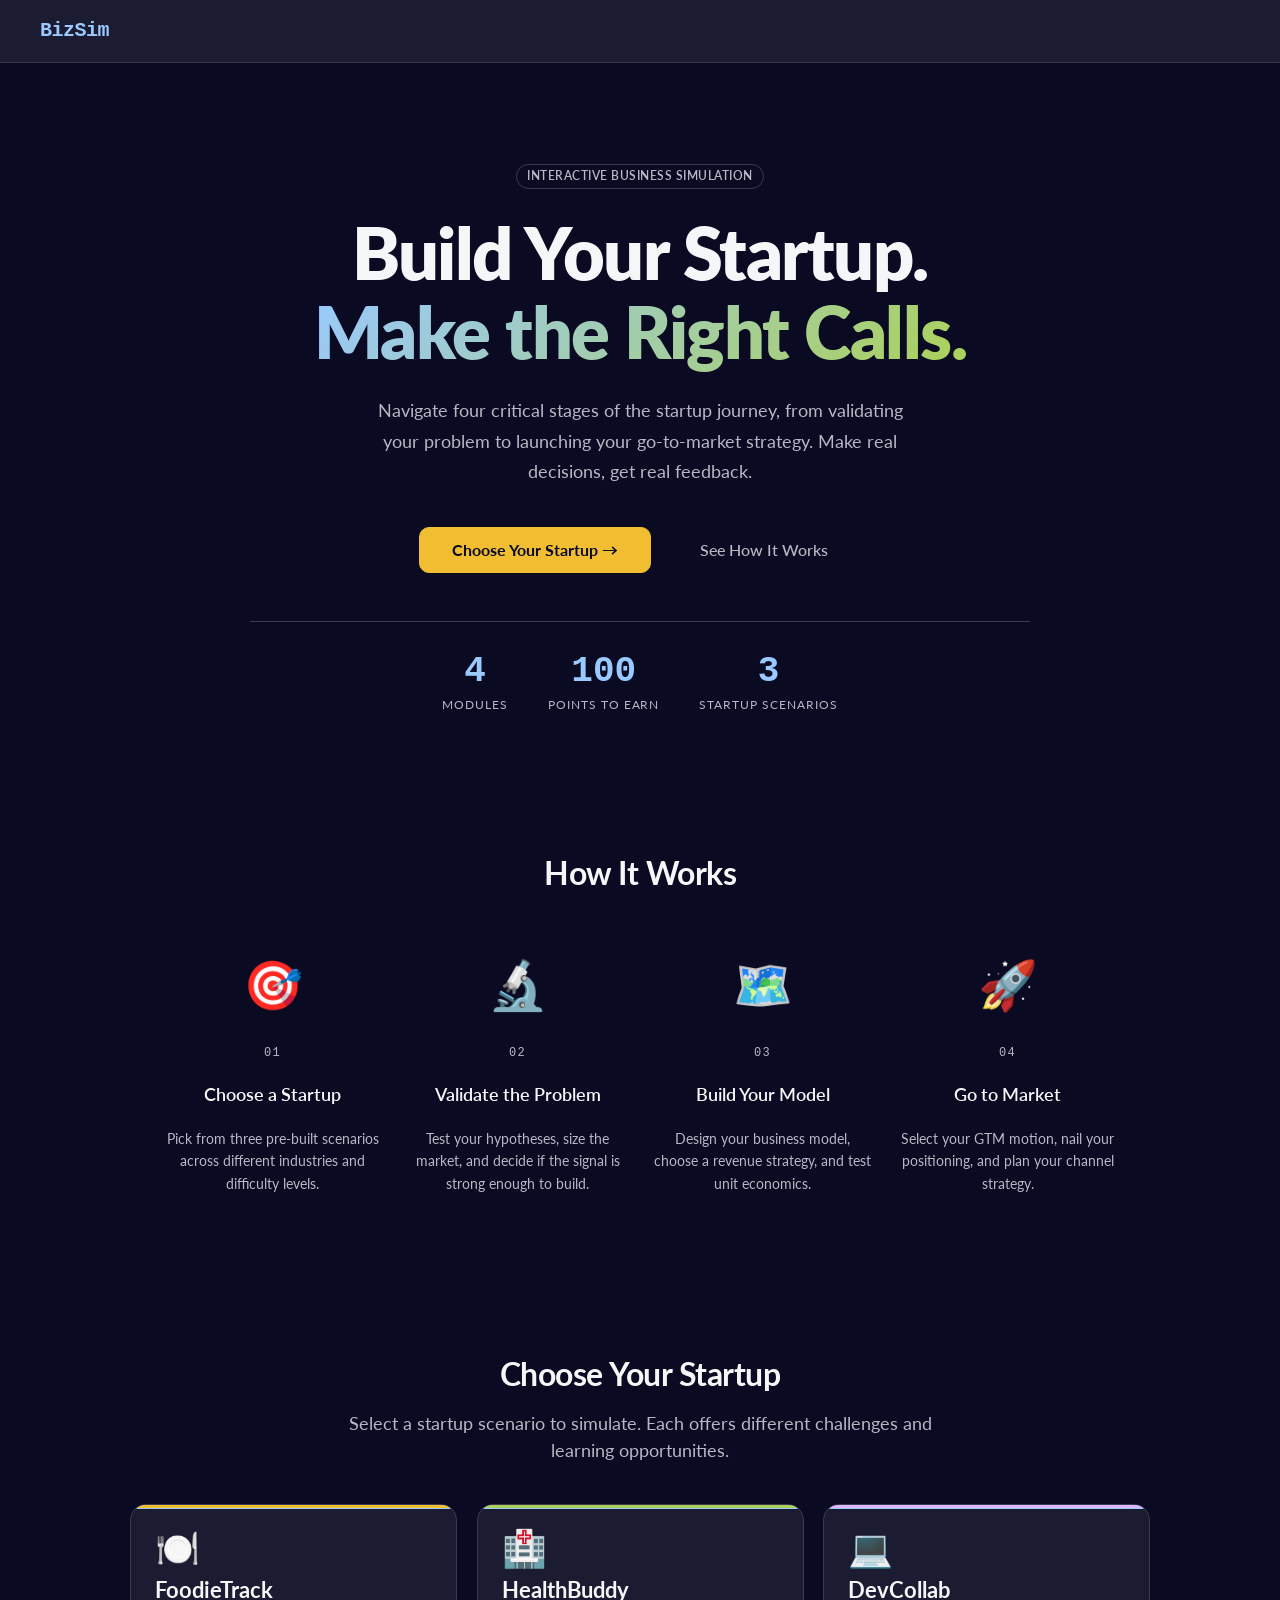
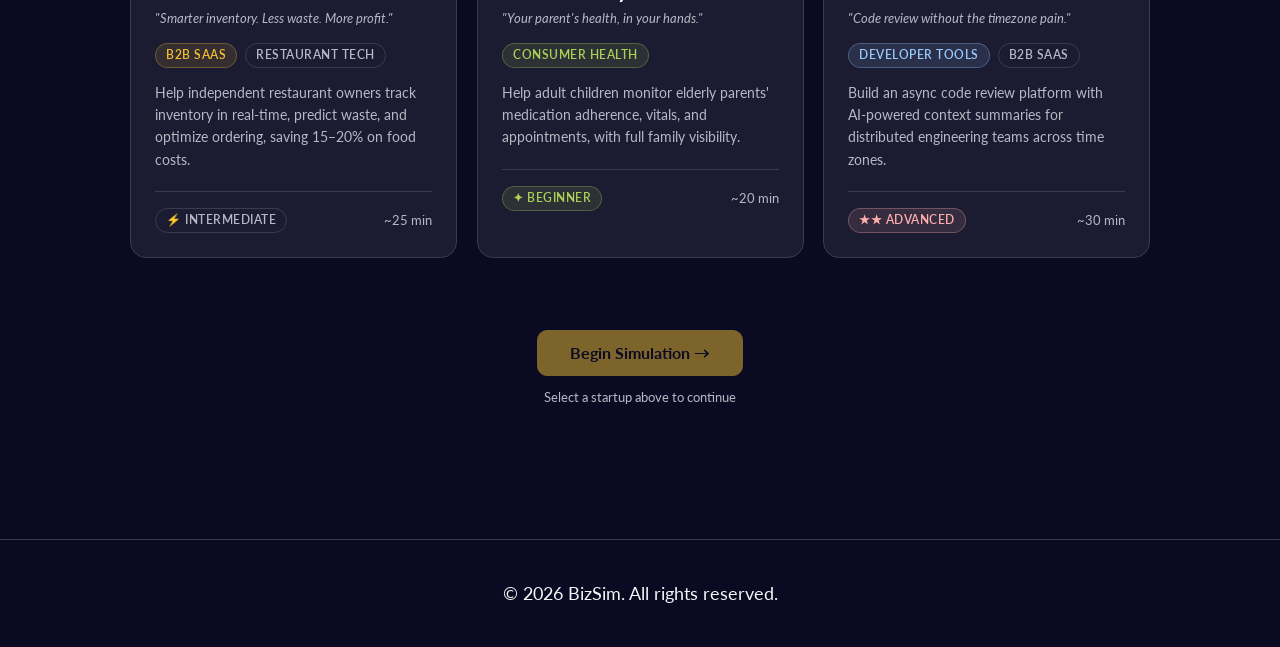
<file: results.html>
<!DOCTYPE html>
<html lang="en">
<head>
  <meta charset="UTF-8">
  <meta name="viewport" content="width=device-width, initial-scale=1.0">
  <title>BizSim — Simulation Results</title>
  <link rel="stylesheet" href="css/main.css">
  <link rel="stylesheet" href="css/animations.css">

  <!-- Inline styles for results-specific elements not in main.css -->
  <style>
    /* ─── Results hero ─────────────────────────────────────────── */
    .results-hero {
      text-align: center;
      padding: 48px 0 40px;
      border-bottom: 1px solid var(--color-border);
      margin-bottom: 32px;
    }
    .results-rating-icon {
      font-size: 56px;
      margin-bottom: 12px;
      display: block;
      line-height: 1;
      /* subtle drop shadow on emoji for depth */
      filter: drop-shadow(0 4px 16px rgba(0,0,0,0.4));
    }
    .viability-rating {
      font-size: 42px;
      font-weight: 800;
      margin-bottom: 8px;
      letter-spacing: -1px;
      line-height: 1.1;
    }
    .viability-label {
      color: var(--color-text-muted);
      font-size: 16px;
      max-width: 480px;
      margin: 0 auto 24px;
      line-height: 1.6;
    }
    .results-total-score {
      margin-top: 16px;
    }
    .results-score-num {
      font-size: 56px;
      font-weight: 800;
      color: var(--color-primary);
      font-family: var(--font-mono, monospace);
      letter-spacing: -2px;
    }
    .results-score-label {
      font-size: 18px;
      color: var(--color-text-muted);
      display: block;
      margin-top: 4px;
    }

    /* ─── Score breakdown ──────────────────────────────────────── */
    .module-progress-item {
      margin-bottom: 20px;
    }
    .module-progress-item:last-child {
      margin-bottom: 0;
    }

    /* ─── Badges grid ──────────────────────────────────────────── */
    .badges-grid {
      display: grid;
      grid-template-columns: repeat(4, 1fr);
      gap: 16px;
    }
    .badge-display {
      text-align: center;
      padding: 20px 12px;
      background: var(--color-surface-2, #2a2a40);
      border: 1px solid var(--color-border);
      border-radius: 12px;
      transition: transform 0.2s ease, box-shadow 0.2s ease;
    }
    .badge-display.badge-earned {
      border-color: var(--color-success);
      box-shadow: 0 0 0 1px var(--color-success), 0 8px 24px rgba(16, 185, 129, 0.12);
    }
    .badge-display.badge-earned:hover {
      transform: translateY(-2px);
      box-shadow: 0 0 0 1px var(--color-success), 0 12px 32px rgba(16, 185, 129, 0.2);
    }
    .badge-display.badge-locked {
      opacity: 0.4;
      filter: grayscale(1);
    }
    .badge-display-icon {
      font-size: 36px;
      margin-bottom: 8px;
      display: block;
    }
    .badge-display-label {
      font-size: 13px;
      font-weight: 600;
      margin-bottom: 8px;
      color: var(--color-text);
    }
    .badge-display-status {
      display: flex;
      justify-content: center;
    }

    /* ─── Reading list ─────────────────────────────────────────── */
    .reading-list {
      display: flex;
      flex-direction: column;
      gap: 14px;
    }
    .reading-item {
      font-size: 15px;
      color: var(--color-text-muted);
      padding: 12px 16px;
      background: var(--color-surface-2, #2a2a40);
      border-radius: 8px;
      border: 1px solid var(--color-border);
      line-height: 1.5;
    }
    .reading-item strong {
      color: var(--color-text);
    }

    /* ─── Key decisions ────────────────────────────────────────── */
    .decision-row {
      display: flex;
      align-items: center;
      gap: 12px;
      padding: 10px 0;
      border-bottom: 1px solid var(--color-border);
      flex-wrap: wrap;
    }
    .decision-row:last-child {
      border-bottom: none;
    }

    /* ─── Alert variants ───────────────────────────────────────── */
    .alert {
      padding: 16px 20px;
      border-radius: 10px;
      border: 1px solid transparent;
      margin-bottom: 16px;
    }
    .alert:last-child {
      margin-bottom: 0;
    }
    .alert-title {
      font-weight: 600;
      font-size: 15px;
      margin-bottom: 6px;
      color: var(--color-text);
    }
    .alert-body {
      font-size: 14px;
      line-height: 1.6;
      color: var(--color-text-muted);
    }
    .alert-danger {
      background: rgba(239, 68, 68, 0.08);
      border-color: rgba(239, 68, 68, 0.3);
    }
    .alert-danger .alert-title { color: var(--color-danger); }
    .alert-warning {
      background: rgba(245, 158, 11, 0.08);
      border-color: rgba(245, 158, 11, 0.3);
    }
    .alert-warning .alert-title { color: var(--color-warning); }
    .alert-success {
      background: rgba(16, 185, 129, 0.08);
      border-color: rgba(16, 185, 129, 0.3);
    }
    .alert-success .alert-title { color: var(--color-success); }

    /* ─── Results action bar ───────────────────────────────────── */
    .results-actions {
      display: flex;
      gap: 16px;
      flex-wrap: wrap;
      justify-content: center;
      padding: 40px 0;
    }

    /* ─── Utility ──────────────────────────────────────────────── */
    .mb-4 { margin-bottom: 16px; }
    .mb-2 { margin-bottom: 8px; }
    .flex-between {
      display: flex;
      align-items: center;
      justify-content: space-between;
    }
    .font-medium { font-weight: 500; }
    .font-mono { font-family: var(--font-mono, monospace); }

    /* ─── Responsive ───────────────────────────────────────────── */
    @media (max-width: 768px) {
      .badges-grid { grid-template-columns: repeat(2, 1fr); }
      .results-actions { flex-direction: column; align-items: stretch; }
      .results-hero { padding: 32px 0 28px; }
      .viability-rating { font-size: 32px; }
      .results-score-num { font-size: 42px; }
    }
    @media (max-width: 480px) {
      .badges-grid { grid-template-columns: repeat(2, 1fr); }
    }
  </style>
</head>
<body>
  <div class="layout-shell">

    <!-- ── SIDEBAR ────────────────────────────────────────────── -->
    <aside class="sidebar">
      <div class="sidebar-logo">
        <div class="logo-text">BizSim</div>
        <div class="logo-tagline">Business Simulation</div>
      </div>

      <div class="sidebar-scenario-pill" id="sidebar-scenario"></div>

      <nav class="sidebar-nav">
        <a href="module-1.html" class="sidebar-nav-item done" data-module="1">
          <span class="nav-icon">✓</span>
          <span class="nav-label">Problem Validation</span>
        </a>
        <a href="module-2.html" class="sidebar-nav-item done" data-module="2">
          <span class="nav-icon">✓</span>
          <span class="nav-label">Customer Discovery</span>
        </a>
        <a href="module-3.html" class="sidebar-nav-item done" data-module="3">
          <span class="nav-icon">✓</span>
          <span class="nav-label">Business Model</span>
        </a>
        <a href="module-4.html" class="sidebar-nav-item done" data-module="4">
          <span class="nav-icon">✓</span>
          <span class="nav-label">Go-to-Market</span>
        </a>
        <div class="sidebar-nav-item active">
          <span class="nav-icon">📊</span>
          <span class="nav-label">Results</span>
        </div>
      </nav>

      <div class="sidebar-divider"></div>

      <div class="sidebar-footer">
        <div class="score-ring-container">
          <svg class="score-ring" viewBox="0 0 80 80">
            <circle class="score-ring-track" cx="40" cy="40" r="34" fill="none" stroke-width="6"/>
            <circle class="score-ring-fill" cx="40" cy="40" r="34" fill="none" stroke-width="6"
                    stroke-linecap="round" transform="rotate(-90 40 40)"/>
          </svg>
          <div class="score-ring-text">
            <span class="score-ring-num" id="sidebar-score">0</span>
            <span class="score-ring-denom">/ 100</span>
          </div>
        </div>
      </div>
    </aside>

    <!-- ── MAIN CONTENT ───────────────────────────────────────── -->
    <main class="main-content">
      <div class="page-wrapper">

        <!-- VIABILITY RATING HERO -->
        <div class="results-hero fade-in-up">
          <span class="results-rating-icon" id="results-icon">🚀</span>
          <div class="viability-rating" id="viability-rating">—</div>
          <div class="viability-label" id="viability-label">Loading your results…</div>
          <div class="results-total-score">
            <span class="results-score-num" id="total-score-display">0</span>
            <span class="results-score-label">out of 100 points</span>
          </div>
        </div>

        <!-- SCORE BREAKDOWN -->
        <div class="card fade-in-up stagger-1">
          <div class="card-header">
            <div class="card-title">Score Breakdown</div>
          </div>
          <div class="card-body" id="score-breakdown">
            <!-- Populated by JS: 4 module bars -->
          </div>
        </div>

        <!-- BADGES EARNED -->
        <div class="card fade-in-up stagger-2">
          <div class="card-header">
            <div class="card-title">Badges Earned</div>
          </div>
          <div class="card-body">
            <div class="badges-grid" id="badges-grid">
              <!-- Populated by JS -->
            </div>
          </div>
        </div>

        <!-- KEY DECISIONS SUMMARY -->
        <div class="card fade-in-up stagger-3">
          <div class="card-header">
            <div class="card-title">Your Key Decisions</div>
            <div class="card-subtitle">What you chose across each module</div>
          </div>
          <div class="card-body" id="decisions-summary">
            <!-- Populated by JS -->
          </div>
        </div>

        <!-- RECOMMENDATIONS -->
        <div class="card fade-in-up stagger-4">
          <div class="card-header">
            <div class="card-title">Recommendations</div>
            <div class="card-subtitle">Based on your simulation performance</div>
          </div>
          <div class="card-body" id="recommendations">
            <!-- Populated by JS -->
          </div>
        </div>

        <!-- FURTHER READING -->
        <div class="card fade-in-up stagger-5">
          <div class="card-header">
            <div class="card-title">Go Deeper</div>
          </div>
          <div class="card-body">
            <div class="reading-list">
              <div class="reading-item">📘 <strong>Customer Interview Principles</strong> · Asking about past behavior, not hypothetical intent, surfaces real pain points</div>
              <div class="reading-item">📗 <strong>Build-Measure-Learn</strong> · Iterative validation cycles keep you from over-building before finding product-market fit</div>
              <div class="reading-item">📙 <strong>Positioning Fundamentals</strong> · Clear context-setting (who it's for, what alternatives exist, and why you win) drives conversion</div>
              <div class="reading-item">📕 <strong>Lean Canvas</strong> · A living one-page business model focused on problem, solution, key metrics, and unfair advantage</div>
              <div class="reading-item">🌐 <strong>Y Combinator Startup School</strong> · startupschool.org</div>
            </div>
          </div>
        </div>

        <!-- ACTION BUTTONS -->
        <div class="results-actions fade-in-up">
          <button class="btn btn-primary btn-lg" id="btn-try-different">Try a Different Scenario</button>
          <button class="btn btn-secondary btn-lg" id="btn-restart-same">Restart Same Scenario</button>
          <button class="btn btn-ghost" id="btn-reset-all">Reset Everything</button>
        </div>

      </div><!-- /page-wrapper -->
    </main>
  </div><!-- /layout-shell -->

  <script src="js/data.js"></script>
  <script src="js/app.js"></script>
  <script>
    document.addEventListener('DOMContentLoaded', () => {
      const state = BizSim.getState();

      // Guard: must have a scenario in state
      if (!state.scenario) {
        window.location.href = 'index.html';
        return;
      }

      // Init sidebar (scenario pill, score ring, nav highlights)
      BizSim.initSidebar();

      const rating  = BizSim.getViabilityRating();
      const total   = BizSim.getTotalScore();

      // ── Viability rating hero ──
      document.getElementById('results-icon').textContent      = rating.icon;
      document.getElementById('viability-rating').textContent  = rating.label;
      document.getElementById('viability-rating').className    = `viability-rating text-${rating.color}`;
      document.getElementById('viability-label').textContent   = rating.description;

      // Animate score counter
      BizSim.animateScore('total-score-display', total);
      BizSim.updateHealthRing(total);
      document.getElementById('sidebar-score').textContent = total;

      // ── Score breakdown bars ──
      const moduleNames = [
        'Problem & Market Validation',
        'Customer Discovery',
        'Business Model Basics',
        'Go-to-Market Strategy',
      ];
      const maxScores = [25, 25, 25, 25];

      document.getElementById('score-breakdown').innerHTML = moduleNames.map((name, i) => {
        const mod   = state.modules?.[i + 1] ?? {};
        const score = mod.score ?? 0;
        const max   = maxScores[i];
        const pct   = Math.round((score / max) * 100);
        const color = pct >= 75 ? 'success' : pct >= 50 ? 'warning' : 'danger';

        return `
          <div class="module-progress-item">
            <div class="flex-between mb-2">
              <span class="text-sm font-medium">Module ${i + 1}: ${name}</span>
              <span class="font-mono text-${color}">${score} / ${max}</span>
            </div>
            <div class="progress-bar">
              <div class="progress-fill"
                   style="width:${pct}%; background: var(--color-${color})"></div>
            </div>
          </div>`;
      }).join('');

      // ── Badges earned ──
      const allBadges  = BizSimData.badges ?? [];
      const earnedSet  = new Set(state.badges ?? []);

      document.getElementById('badges-grid').innerHTML = allBadges.map(badge => {
        const earned = earnedSet.has(badge.id);
        return `
          <div class="badge-display ${earned ? 'badge-earned' : 'badge-locked'}">
            <span class="badge-display-icon">${earned ? badge.icon : '🔒'}</span>
            <div class="badge-display-label">${badge.label}</div>
            <div class="badge-display-status">
              ${earned
                ? '<span class="badge badge-success">Earned</span>'
                : '<span class="badge badge-neutral">Locked</span>'}
            </div>
          </div>`;
      }).join('');

      // ── Key decisions ──
      const decisionItems = [];

      const m1ans = state.modules?.[1]?.answers ?? {};
      const m2ans = state.modules?.[2]?.answers ?? {};
      const m3ans = state.modules?.[3]?.answers ?? {};
      const m4ans = state.modules?.[4]?.answers ?? {};

      if (m1ans.smokeTestChoice)
        decisionItems.push({ module: 'Problem Validation', key: 'Smoke Test',    value: m1ans.smokeTestChoice });
      if (m2ans.criteriaSelected)
        decisionItems.push({ module: 'Customer Discovery', key: 'Early Adopter Criteria', value: m2ans.criteriaSelected });
      if (m3ans.revenueModel)
        decisionItems.push({ module: 'Business Model',     key: 'Revenue Model', value: m3ans.revenueModel });
      if (m4ans.gtmMotion)
        decisionItems.push({ module: 'Go-to-Market',       key: 'GTM Motion',    value: m4ans.gtmMotion });

      const decisionsEl = document.getElementById('decisions-summary');
      if (decisionItems.length === 0) {
        decisionsEl.innerHTML = '<p class="text-muted">No major decisions recorded yet.</p>';
      } else {
        decisionsEl.innerHTML = decisionItems.map(d => `
          <div class="decision-row">
            <span class="badge badge-neutral">${d.module}</span>
            <span class="text-sm font-medium">${d.key}:</span>
            <span class="text-sm text-primary">${d.value}</span>
          </div>`).join('');
      }

      // ── Recommendations (weakest modules first) ──
      const recommendations = {
        1: 'Revisit your problem hypothesis. Run 5 more customer interviews focusing on past behavior, not hypothetical future intent.',
        2: 'Strengthen your customer discovery. Focus on past behavior questions, not hypothetical future intent. Build a tighter early adopter profile.',
        3: 'Pressure-test your unit economics. If LTV:CAC < 3, either increase ARPU, reduce churn, or find a lower-cost acquisition channel.',
        4: 'Refine your go-to-market motion. Make sure your channel choices match where your ICP actually spends time and makes purchasing decisions.',
      };

      const sortedModules = [1, 2, 3, 4].sort(
        (a, b) => (state.modules?.[a]?.score ?? 0) - (state.modules?.[b]?.score ?? 0)
      );

      const recCards = sortedModules
        .slice(0, 3)
        .map(modNum => {
          const score = state.modules?.[modNum]?.score ?? 0;
          const pct   = score / 25;
          if (pct >= 0.8) return '';
          const severity = pct < 0.5 ? 'danger' : 'warning';
          return `
            <div class="alert alert-${severity}">
              <div class="alert-title">Module ${modNum}: ${moduleNames[modNum - 1]}</div>
              <div class="alert-body">${recommendations[modNum]}</div>
            </div>`;
        })
        .filter(Boolean)
        .join('');

      document.getElementById('recommendations').innerHTML = recCards ||
        `<div class="alert alert-success">
           <div class="alert-title">Excellent work across the board!</div>
           <div class="alert-body">Your simulation results show strong entrepreneurial thinking. Consider applying these concepts to a real startup idea.</div>
         </div>`;

      // ── Action buttons ──
      document.getElementById('btn-try-different').addEventListener('click', () => {
        BizSim.reset();
      });

      document.getElementById('btn-restart-same').addEventListener('click', () => {
        const savedScenario = state.scenario;
        // Clear progress then set scenario before navigating (reset() navigates
        // immediately so we handle the redirect ourselves here).
        try { localStorage.removeItem('bizSim'); } catch(e) {}
        BizSim.setState({ scenario: savedScenario, started: true });
        window.location.href = 'module-1.html';
      });

      document.getElementById('btn-reset-all').addEventListener('click', () => {
        if (confirm('Reset everything? All progress will be permanently deleted.')) {
          BizSim.reset();
        }
      });
    });
  </script>
</body>
</html>
</file>
<file: css/main.css>
/* ==========================================================================
   BizSim — Main CSS
   Design System & Complete Component Library
   ========================================================================== */

@import url('https://fonts.googleapis.com/css2?family=Lato:ital,wght@0,300;0,400;0,700;1,300;1,400;1,700&display=swap');

/* ==========================================================================
   1. CSS CUSTOM PROPERTIES
   ========================================================================== */

:root {
  /* Color Palette — Command-line Chic / freeCodeCamp */
  --color-bg:              #0a0a23;   /* gray-90: deepest background        */
  --color-surface:         #1b1b32;   /* gray-85: secondary background      */
  --color-surface-2:       #2a2a40;   /* gray-80: surface / editor          */
  --color-border:          #3b3b4f;   /* gray-75: borders / subtle          */
  --color-primary:         #99c9ff;   /* blue-light: links / interactive    */
  --color-primary-hover:   #7ab4f0;
  --color-primary-glow:    rgba(153, 201, 255, 0.12);
  --color-cta:             #f1be32;   /* yellow: primary CTA / buttons      */
  --color-cta-hover:       #e5b020;
  --color-cta-text:        #0a0a23;   /* dark text on yellow CTA            */
  --color-success:         #acd157;   /* green-light: completion / strings  */
  --color-success-glow:    rgba(172, 209, 87, 0.12);
  --color-warning:         #f1be32;   /* yellow: warnings / classes         */
  --color-warning-glow:    rgba(241, 190, 50, 0.12);
  --color-danger:          #ffadad;   /* red-light: errors / destructive    */
  --color-danger-glow:     rgba(255, 173, 173, 0.12);
  --color-text:            #f5f6f7;   /* gray-05: primary foreground        */
  --color-text-muted:      #b8b8c4;   /* 7:1+ contrast on all dark surfaces  */
  --color-text-subtle:     #a8a8b8;   /* 7:1+ on bg/surface, 6:1 on surface-2 */
  --color-sidebar:         #0a0a23;   /* gray-90: sidebar background        */
  --color-sidebar-active:  #1b1b32;   /* gray-85: active nav item           */
  --color-focus:           #198eee;   /* blue-mid: focus ring (all elements) */

  /* Typography */
  --font-heading: 'Lato', -apple-system, BlinkMacSystemFont, 'Segoe UI', sans-serif;
  --font-body:    'Lato', -apple-system, BlinkMacSystemFont, 'Segoe UI', sans-serif;
  --font-mono:    'Fira Mono', Menlo, Consolas, monospace;

  /* Spacing Scale */
  --space-1:  4px;
  --space-2:  8px;
  --space-3:  12px;
  --space-4:  16px;
  --space-5:  20px;
  --space-6:  24px;
  --space-8:  32px;
  --space-10: 40px;
  --space-12: 48px;
  --space-16: 64px;

  /* Border Radius */
  --radius-sm:   6px;
  --radius-md:   10px;
  --radius-lg:   16px;
  --radius-xl:   24px;
  --radius-full: 9999px;

  /* Shadows */
  --shadow-sm:          0 1px 3px rgba(0, 0, 0, 0.3), 0 1px 2px rgba(0, 0, 0, 0.4);
  --shadow-md:          0 4px 12px rgba(0, 0, 0, 0.4), 0 2px 4px rgba(0, 0, 0, 0.3);
  --shadow-lg:          0 12px 32px rgba(0, 0, 0, 0.5);
  --shadow-glow-primary: 0 0 16px rgba(153, 201, 255, 0.2);
}


/* ==========================================================================
   2. RESET & BASE
   ========================================================================== */

*,
*::before,
*::after {
  box-sizing: border-box;
  margin: 0;
  padding: 0;
}

html {
  font-size: 18px;
  scroll-behavior: smooth;
  -webkit-text-size-adjust: 100%;
}

body {
  background-color: var(--color-bg);
  color: var(--color-text);
  font-family: var(--font-body);
  font-size: 1rem;   /* 18px via html root */
  line-height: 1.5;
  min-height: 100vh;
  -webkit-font-smoothing: antialiased;
  -moz-osx-font-smoothing: grayscale;
}

h1, h2, h3, h4, h5, h6 {
  font-family: var(--font-heading);
  line-height: 1.2;
  font-weight: 700;
}

a {
  color: var(--color-primary);
  text-decoration: none;
}

a:hover {
  text-decoration: underline;
}

img,
video,
svg {
  display: block;
  max-width: 100%;
}

button,
input,
select,
textarea {
  font-family: inherit;
  font-size: inherit;
}

ul,
ol {
  list-style: none;
}

hr {
  border: none;
  border-top: 1px solid var(--color-border);
}


/* ==========================================================================
   3. LAYOUT SHELL
   ========================================================================== */

.layout-shell {
  display: flex;
  height: 100vh;
  overflow: hidden;
}

.sidebar {
  width: 240px;
  flex-shrink: 0;
  display: flex;
  flex-direction: column;
  background-color: var(--color-sidebar);
  border-right: 1px solid var(--color-border);
  overflow-y: auto;
  overflow-x: hidden;
  scrollbar-width: thin;
  scrollbar-color: var(--color-border) transparent;
}

.sidebar::-webkit-scrollbar {
  width: 4px;
}

.sidebar::-webkit-scrollbar-track {
  background: transparent;
}

.sidebar::-webkit-scrollbar-thumb {
  background: var(--color-border);
  border-radius: var(--radius-full);
}

.main-content {
  flex: 1;
  overflow-y: auto;
  background-color: var(--color-bg);
  scrollbar-width: thin;
  scrollbar-color: var(--color-border) transparent;
}

.main-content::-webkit-scrollbar {
  width: 6px;
}

.main-content::-webkit-scrollbar-track {
  background: transparent;
}

.main-content::-webkit-scrollbar-thumb {
  background: var(--color-border);
  border-radius: var(--radius-full);
}

.page-wrapper {
  max-width: 900px;
  margin: 0 auto;
  padding: var(--space-10) var(--space-8);
}


/* ==========================================================================
   4. SIDEBAR COMPONENTS
   ========================================================================== */

/* Logo */
.sidebar-logo {
  padding: var(--space-6) var(--space-5);
  border-bottom: 1px solid var(--color-border);
  flex-shrink: 0;
}

.sidebar-logo-name,
.logo-text {
  font-family: var(--font-mono);
  font-size: 20px;
  font-weight: 700;
  color: var(--color-primary);
  letter-spacing: -0.5px;
  line-height: 1;
  margin-bottom: var(--space-1);
}

.sidebar-logo-tagline,
.logo-tagline {
  font-size: 11px;
  color: var(--color-text-subtle);
  font-weight: 400;
  letter-spacing: 0.3px;
}

/* Scenario Pill */
.sidebar-scenario-pill {
  display: flex;
  align-items: center;
  gap: var(--space-2);
  margin: var(--space-4) var(--space-5);
  padding: var(--space-2) var(--space-3);
  background-color: var(--color-surface);
  border: 1px solid var(--color-border);
  border-radius: var(--radius-full);
  font-size: 12px;
  color: var(--color-text-muted);
  font-weight: 500;
}

.sidebar-scenario-dot {
  width: 8px;
  height: 8px;
  border-radius: var(--radius-full);
  background-color: var(--color-primary);
  flex-shrink: 0;
}

.sidebar-scenario-name {
  overflow: hidden;
  text-overflow: ellipsis;
  white-space: nowrap;
}

/* Nav */
.sidebar-nav {
  display: flex;
  flex-direction: column;
  padding: var(--space-2) 0;
  flex: 1;
}

.sidebar-nav-item {
  display: flex;
  align-items: center;
  gap: var(--space-3);
  padding: 10px var(--space-5);
  color: var(--color-text-muted);
  font-size: 14px;
  font-weight: 500;
  text-decoration: none;
  cursor: pointer;
  position: relative;
  border-left: 3px solid transparent;
  transition: background-color 0.15s ease, color 0.15s ease, border-color 0.15s ease;
  user-select: none;
}

.sidebar-nav-item:hover:not(.locked) {
  background-color: var(--color-surface);
  color: var(--color-text);
  text-decoration: none;
}

.sidebar-nav-item.active {
  border-left-color: var(--color-primary);
  background-color: var(--color-sidebar-active);
  color: var(--color-text);
}

.sidebar-nav-item.locked {
  color: var(--color-text-subtle);
  cursor: not-allowed;
  opacity: 0.6;
}

.sidebar-nav-item.done {
  color: var(--color-success);
}

.sidebar-nav-icon,
.nav-icon {
  font-size: 16px;
  flex-shrink: 0;
  width: 20px;
  text-align: center;
}

.sidebar-nav-label,
.nav-label {
  flex: 1;
  overflow: hidden;
  text-overflow: ellipsis;
  white-space: nowrap;
}

.sidebar-nav-status,
.nav-status {
  font-size: 12px;
  flex-shrink: 0;
  margin-left: auto;
}

.sidebar-nav-item.done .sidebar-nav-status::after {
  content: '✓';
  color: var(--color-success);
}

.sidebar-nav-item.locked .sidebar-nav-status::after {
  content: '🔒';
  font-size: 11px;
}

/* Divider */
.sidebar-divider {
  border: none;
  border-top: 1px solid var(--color-border);
  margin: var(--space-4) var(--space-5);
}

/* Footer */
.sidebar-footer {
  padding: var(--space-5);
  border-top: 1px solid var(--color-border);
  flex-shrink: 0;
}


/* ==========================================================================
   5. HEALTH SCORE RING
   ========================================================================== */

.score-ring-container {
  position: relative;
  width: 80px;
  height: 80px;
  margin: 0 auto;
}

.score-ring-label {
  font-size: 11px;
  color: var(--color-text-subtle);
  text-transform: uppercase;
  letter-spacing: 0.8px;
  font-weight: 600;
  margin-bottom: var(--space-2);
}

.score-ring {
  width: 80px;
  height: 80px;
  overflow: visible;
}

.score-ring-track {
  fill: none;
  stroke: var(--color-surface-2);
  stroke-width: 6;
}

.score-ring-fill {
  fill: none;
  stroke: var(--color-primary);
  stroke-width: 6;
  stroke-linecap: round;
  stroke-dasharray: 251;
  stroke-dashoffset: 251;
  transition: stroke-dashoffset 1s cubic-bezier(0.4, 0, 0.2, 1);
}

.score-ring-text {
  position: absolute;
  top: 50%;
  left: 50%;
  transform: translate(-50%, -50%);
  text-align: center;
  pointer-events: none;
  display: flex;
  flex-direction: column;
  align-items: center;
  justify-content: center;
}

.score-ring-num {
  display: block;
  font-size: 18px;
  font-weight: 800;
  color: var(--color-text);
  font-family: var(--font-heading);
  line-height: 1;
}

.score-ring-denom {
  display: block;
  font-size: 10px;
  color: var(--color-text-muted);
}


/* ==========================================================================
   6. PAGE HEADER
   ========================================================================== */

.page-header {
  margin-bottom: var(--space-8);
}

.page-header-meta {
  display: inline-block;
  font-size: 11px;
  font-weight: 700;
  color: var(--color-primary);
  text-transform: uppercase;
  letter-spacing: 1.5px;
  margin-bottom: var(--space-3);
}

.page-header-title {
  font-size: 28px;
  font-weight: 700;
  color: var(--color-text);
  line-height: 1.2;
  margin-bottom: var(--space-2);
}

.page-header-subtitle {
  font-size: 16px;
  color: var(--color-text-muted);
  line-height: 1.5;
  max-width: 640px;
}

/* Step Indicator */
.step-indicator {
  display: flex;
  align-items: center;
  gap: 0;
  margin-top: var(--space-6);
}

.step-dot {
  width: 28px;
  height: 28px;
  border-radius: var(--radius-full);
  background-color: var(--color-surface);
  border: 2px solid var(--color-border);
  flex-shrink: 0;
  transition: all 0.2s ease;
  position: relative;
  display: flex;
  align-items: center;
  justify-content: center;
  overflow: hidden;
}

.step-dot span {
  font-size: 11px;
  font-weight: 700;
  line-height: 1;
  color: var(--color-text-muted);
  font-family: var(--font-mono, monospace);
}

.step-dot.active,
.step-dot--active {
  width: 28px;
  height: 28px;
  background-color: var(--color-primary);
  border-color: var(--color-primary);
}

.step-dot.active span,
.step-dot--active span {
  color: #fff;
}

.step-dot.done,
.step-dot--done {
  background-color: var(--color-success);
  border-color: var(--color-success);
  width: 28px;
  height: 28px;
}

.step-dot.done span,
.step-dot--done span {
  color: #fff;
}

.step-dot--upcoming {
  background-color: var(--color-surface);
  border-color: var(--color-border);
}

.step-connector {
  flex: 1;
  height: 0;
  border-top: 1px dashed var(--color-border);
  min-width: var(--space-4);
}


/* ==========================================================================
   7. CARDS
   ========================================================================== */

.card {
  background-color: var(--color-surface);
  border: 1px solid var(--color-border);
  border-radius: var(--radius-lg);
  padding: var(--space-6);
  box-shadow: var(--shadow-sm);
}

.card-elevated {
  background-color: var(--color-surface-2);
  border: 1px solid var(--color-border);
  border-radius: var(--radius-lg);
  padding: var(--space-6);
  box-shadow: var(--shadow-md);
}

.card-interactive {
  background-color: var(--color-surface);
  border: 1px solid var(--color-border);
  border-radius: var(--radius-lg);
  padding: var(--space-6);
  box-shadow: var(--shadow-sm);
  cursor: pointer;
  transition: transform 0.2s ease, box-shadow 0.2s ease, border-color 0.2s ease;
  user-select: none;
}

.card-interactive:hover {
  border-color: var(--color-primary);
  transform: translateY(-2px);
  box-shadow: var(--shadow-glow-primary);
}

.card-header {
  display: flex;
  align-items: center;
  justify-content: space-between;
  margin-bottom: var(--space-4);
}

.card-title {
  font-size: 18px;
  font-weight: 600;
  color: var(--color-text);
  line-height: 1.3;
}

.card-subtitle {
  font-size: 14px;
  color: var(--color-text-muted);
  margin-top: var(--space-1);
}

.card-body {
  /* main content area — no default styles, flexible */
}

.card-footer {
  display: flex;
  align-items: center;
  justify-content: space-between;
  border-top: 1px solid var(--color-border);
  padding-top: var(--space-4);
  margin-top: var(--space-4);
}


/* ==========================================================================
   8. BUTTONS
   ========================================================================== */

.btn {
  display: inline-flex;
  align-items: center;
  justify-content: center;
  gap: var(--space-2);
  padding: 10px var(--space-5);
  border-radius: var(--radius-md);
  font-family: var(--font-heading);
  font-size: 14px;
  font-weight: 500;
  line-height: 1;
  cursor: pointer;
  border: 1px solid transparent;
  text-decoration: none;
  white-space: nowrap;
  user-select: none;
  transition: all 0.15s ease;
  -webkit-tap-highlight-color: transparent;
}

.btn:focus-visible {
  outline: 2px solid var(--color-focus);
  outline-offset: 2px;
}

/* Variants */
.btn-primary {
  background-color: var(--color-cta);
  color: var(--color-cta-text);
  border-color: var(--color-cta);
  font-weight: 700;
}

.btn-primary:hover {
  background-color: var(--color-cta-hover);
  border-color: var(--color-cta-hover);
}

.btn-secondary {
  background-color: transparent;
  color: var(--color-text);
  border-color: var(--color-border);
}

.btn-secondary:hover {
  background-color: var(--color-surface);
  border-color: var(--color-text-muted);
}

.btn-ghost {
  background-color: transparent;
  color: var(--color-text-muted);
  border-color: transparent;
}

.btn-ghost:hover {
  background-color: var(--color-surface);
  color: var(--color-text);
  border-color: transparent;
}

.btn-danger {
  background-color: var(--color-danger-glow);
  color: var(--color-danger);
  border-color: var(--color-danger);
}

.btn-danger:hover {
  background-color: rgba(255, 173, 173, 0.22);
  border-color: var(--color-danger);
}

.btn-success {
  background-color: var(--color-success-glow);
  color: var(--color-success);
  border-color: var(--color-success);
  font-weight: 700;
}

.btn-success:hover {
  background-color: rgba(172, 209, 87, 0.22);
  border-color: var(--color-success);
}

/* Sizes */
.btn-sm {
  padding: 6px var(--space-3);
  font-size: 13px;
  border-radius: var(--radius-sm);
}

.btn-lg {
  padding: 14px var(--space-8);
  font-size: 16px;
  border-radius: var(--radius-md);
}

.btn-full {
  width: 100%;
}

.btn[disabled],
.btn:disabled {
  opacity: 0.5;
  cursor: not-allowed;
  pointer-events: none;
}

/* Icon-only button */
.btn-icon {
  display: inline-flex;
  align-items: center;
  justify-content: center;
  width: 36px;
  height: 36px;
  padding: 0;
  border-radius: var(--radius-md);
  font-size: 16px;
  flex-shrink: 0;
}

.btn-icon.btn-sm {
  width: 28px;
  height: 28px;
  font-size: 14px;
}


/* ==========================================================================
   9. BADGES & TAGS
   ========================================================================== */

.badge {
  display: inline-flex;
  align-items: center;
  gap: var(--space-1);
  border-radius: var(--radius-full);
  padding: 3px 10px;
  font-size: 12px;
  font-weight: 600;
  text-transform: uppercase;
  letter-spacing: 0.5px;
  line-height: 1.4;
  white-space: nowrap;
}

.badge-primary {
  background-color: var(--color-primary-glow);
  color: var(--color-primary);
  border: 1px solid rgba(153, 201, 255, 0.3);
}

.badge-success {
  background-color: var(--color-success-glow);
  color: var(--color-success);
  border: 1px solid rgba(172, 209, 87, 0.3);
}

.badge-warning {
  background-color: var(--color-warning-glow);
  color: var(--color-warning);
  border: 1px solid rgba(241, 190, 50, 0.3);
}

.badge-danger {
  background-color: var(--color-danger-glow);
  color: var(--color-danger);
  border: 1px solid rgba(255, 173, 173, 0.3);
}

.badge-neutral {
  background-color: transparent;
  color: var(--color-text-muted);
  border: 1px solid var(--color-border);
}

.badge-lg {
  padding: 6px 14px;
  font-size: 14px;
}

/* Tag buttons for multi-select */
.tag-btn {
  display: inline-flex;
  align-items: center;
  gap: var(--space-1);
  border-radius: var(--radius-full);
  padding: 5px 14px;
  font-size: 13px;
  font-weight: 500;
  cursor: pointer;
  border: 1px solid var(--color-border);
  background-color: transparent;
  color: var(--color-text-muted);
  transition: all 0.15s ease;
  user-select: none;
}

.tag-btn:hover {
  border-color: var(--color-primary);
  color: var(--color-primary);
  background-color: var(--color-primary-glow);
}

.tag-btn.active {
  background-color: var(--color-primary);
  color: var(--color-bg);
  border-color: var(--color-primary);
}


/* ==========================================================================
   10. FORM ELEMENTS
   ========================================================================== */

.form-group {
  margin-bottom: var(--space-5);
}

.form-label {
  display: flex;
  align-items: center;
  justify-content: space-between;
  font-size: 14px;
  font-weight: 500;
  color: var(--color-text);
  margin-bottom: 6px;
}

.form-label-hint {
  font-size: 12px;
  font-weight: 400;
  color: var(--color-text-muted);
}

.form-input {
  display: block;
  width: 100%;
  background-color: var(--color-surface);
  border: 1px solid var(--color-border);
  border-radius: var(--radius-md);
  padding: 10px 14px;
  color: var(--color-text);
  font-size: 14px;
  line-height: 1.5;
  transition: border-color 0.15s ease, box-shadow 0.15s ease;
  outline: none;
  appearance: none;
  -webkit-appearance: none;
}

.form-input::placeholder {
  color: var(--color-text-subtle);
}

.form-input:hover {
  border-color: var(--color-text-muted);
}

.form-input:focus {
  border-color: var(--color-primary);
  box-shadow: 0 0 0 3px var(--color-primary-glow);
}

.form-textarea {
  display: block;
  width: 100%;
  background-color: var(--color-surface);
  border: 1px solid var(--color-border);
  border-radius: var(--radius-md);
  padding: 10px 14px;
  color: var(--color-text);
  font-size: 14px;
  line-height: 1.6;
  min-height: 100px;
  resize: vertical;
  transition: border-color 0.15s ease, box-shadow 0.15s ease;
  outline: none;
  appearance: none;
}

.form-textarea::placeholder {
  color: var(--color-text-subtle);
}

.form-textarea:hover {
  border-color: var(--color-text-muted);
}

.form-textarea:focus {
  border-color: var(--color-primary);
  box-shadow: 0 0 0 3px var(--color-primary-glow);
}

.form-select {
  display: block;
  width: 100%;
  background-color: var(--color-surface);
  border: 1px solid var(--color-border);
  border-radius: var(--radius-md);
  padding: 10px 40px 10px 14px;
  color: var(--color-text);
  font-size: 14px;
  line-height: 1.5;
  cursor: pointer;
  transition: border-color 0.15s ease, box-shadow 0.15s ease;
  outline: none;
  appearance: none;
  -webkit-appearance: none;
  background-image: url("data:image/svg+xml,%3Csvg xmlns='http://www.w3.org/2000/svg' width='12' height='12' viewBox='0 0 12 12'%3E%3Cpath fill='%2394A3B8' d='M6 8L1 3h10z'/%3E%3C/svg%3E");
  background-repeat: no-repeat;
  background-position: right 14px center;
}

.form-select:hover {
  border-color: var(--color-text-muted);
}

.form-select:focus {
  border-color: var(--color-primary);
  box-shadow: 0 0 0 3px var(--color-primary-glow);
}

.form-select option {
  background-color: var(--color-surface-2);
  color: var(--color-text);
}

.form-hint {
  font-size: 12px;
  color: var(--color-text-muted);
  margin-top: var(--space-1);
  line-height: 1.4;
}

.form-error {
  font-size: 12px;
  color: var(--color-danger);
  margin-top: var(--space-1);
  display: flex;
  align-items: center;
  gap: var(--space-1);
}

.input-group {
  display: flex;
  align-items: center;
  gap: var(--space-3);
}

.input-group .form-label {
  flex-shrink: 0;
  margin-bottom: 0;
  min-width: 100px;
}

.input-group .form-input {
  flex: 1;
}


/* ==========================================================================
   11. RANGE SLIDERS
   ========================================================================== */

.range-group {
  width: 100%;
}

.range-header {
  display: flex;
  align-items: center;
  justify-content: space-between;
  margin-bottom: var(--space-2);
}

.range-header-label {
  font-size: 14px;
  font-weight: 500;
  color: var(--color-text);
}

.range-header-value {
  font-family: var(--font-mono);
  font-size: 14px;
  font-weight: 500;
  color: var(--color-primary);
  min-width: 48px;
  text-align: right;
}

.range-slider {
  -webkit-appearance: none;
  appearance: none;
  width: 100%;
  height: 6px;
  border-radius: var(--radius-full);
  background: linear-gradient(
    to right,
    var(--color-primary) var(--slider-fill, 50%),
    var(--color-surface-2) var(--slider-fill, 50%)
  );
  outline: none;
  cursor: pointer;
  margin: var(--space-2) 0;
  transition: background 0.05s;
}

.range-slider::-webkit-slider-thumb {
  -webkit-appearance: none;
  appearance: none;
  width: 18px;
  height: 18px;
  border-radius: var(--radius-full);
  background-color: var(--color-primary);
  cursor: pointer;
  border: none;
  box-shadow: 0 0 0 3px rgba(153, 201, 255, 0.15);
  transition: box-shadow 0.15s ease, transform 0.15s ease;
}

.range-slider::-webkit-slider-thumb:hover {
  box-shadow: 0 0 0 5px rgba(153, 201, 255, 0.22);
  transform: scale(1.1);
}

.range-slider::-moz-range-thumb {
  width: 18px;
  height: 18px;
  border-radius: var(--radius-full);
  background-color: var(--color-primary);
  cursor: pointer;
  border: none;
  box-shadow: 0 0 0 3px rgba(153, 201, 255, 0.15);
}

.range-slider::-moz-range-track {
  height: 6px;
  border-radius: var(--radius-full);
  background: var(--color-surface-2);
}

.range-labels {
  display: flex;
  justify-content: space-between;
  margin-top: var(--space-1);
}

.range-labels span {
  font-size: 11px;
  color: var(--color-text-subtle);
}


/* ==========================================================================
   12. PROGRESS ELEMENTS
   ========================================================================== */

.progress-bar {
  width: 100%;
  height: 8px;
  background-color: var(--color-surface-2);
  border-radius: var(--radius-full);
  overflow: hidden;
}

.progress-fill {
  height: 100%;
  border-radius: var(--radius-full);
  background: linear-gradient(90deg, var(--color-primary), #60A5FA);
  transition: width 0.6s cubic-bezier(0.4, 0, 0.2, 1);
  min-width: 0;
}

.progress-fill-success {
  background: linear-gradient(90deg, var(--color-success), #34D399);
}

.progress-fill-warning {
  background: linear-gradient(90deg, var(--color-warning), #FCD34D);
}

.progress-bar-labeled {
  display: flex;
  flex-direction: column;
  gap: var(--space-2);
}

.progress-bar-top {
  display: flex;
  align-items: center;
  justify-content: space-between;
}

.progress-bar-title {
  font-size: 13px;
  font-weight: 500;
  color: var(--color-text-muted);
}

.progress-bar-pct {
  font-size: 13px;
  font-weight: 600;
  color: var(--color-text);
  font-family: var(--font-mono);
}

/* Module progress item (for results page) */
.module-progress-item {
  display: flex;
  flex-direction: column;
  gap: var(--space-2);
  padding: var(--space-3) 0;
  border-bottom: 1px solid var(--color-border);
}

.module-progress-item:last-child {
  border-bottom: none;
}

.module-progress-row {
  display: flex;
  align-items: center;
  justify-content: space-between;
  gap: var(--space-4);
}

.module-progress-name {
  font-size: 14px;
  font-weight: 500;
  color: var(--color-text);
  flex: 1;
}

.module-progress-score {
  font-size: 14px;
  font-weight: 700;
  color: var(--color-primary);
  font-family: var(--font-mono);
  min-width: 48px;
  text-align: right;
}


/* ==========================================================================
   13. DATA TABLE
   ========================================================================== */

.data-table {
  width: 100%;
  border-collapse: collapse;
  font-size: 14px;
}

.data-table thead {
  position: sticky;
  top: 0;
  z-index: 1;
}

.data-table th {
  background-color: var(--color-surface-2);
  color: var(--color-text-muted);
  font-size: 12px;
  font-weight: 600;
  text-transform: uppercase;
  letter-spacing: 0.7px;
  padding: 10px var(--space-4);
  text-align: left;
  border-bottom: 1px solid var(--color-border);
  white-space: nowrap;
}

.data-table th:first-child {
  border-radius: var(--radius-sm) 0 0 0;
}

.data-table th:last-child {
  border-radius: 0 var(--radius-sm) 0 0;
}

.data-table td {
  padding: var(--space-3) var(--space-4);
  color: var(--color-text);
  border-bottom: 1px solid var(--color-border);
  vertical-align: middle;
}

.data-table tr:last-child td {
  border-bottom: none;
}

.data-table tbody tr {
  transition: background-color 0.1s ease;
}

.data-table tbody tr:hover td {
  background-color: var(--color-surface-2);
}

/* Table wrapper with scroll */
.data-table-wrapper {
  border: 1px solid var(--color-border);
  border-radius: var(--radius-lg);
  overflow: hidden;
  overflow-x: auto;
}


/* ==========================================================================
   14. ALERT / FEEDBACK PANELS
   ========================================================================== */

.alert {
  display: flex;
  align-items: flex-start;
  gap: var(--space-3);
  border-radius: var(--radius-md);
  padding: 14px var(--space-4);
  border-left: 3px solid transparent;
}

.alert-icon {
  font-size: 16px;
  flex-shrink: 0;
  margin-top: 1px;
}

.alert-content {
  flex: 1;
}

.alert-title {
  font-size: 14px;
  font-weight: 600;
  line-height: 1.4;
}

.alert-body {
  font-size: 14px;
  color: var(--color-text-muted);
  margin-top: var(--space-1);
  line-height: 1.5;
}

.alert-success {
  background-color: var(--color-success-glow);
  border-left-color: var(--color-success);
}

.alert-success .alert-title {
  color: var(--color-success);
}

.alert-warning {
  background-color: var(--color-warning-glow);
  border-left-color: var(--color-warning);
}

.alert-warning .alert-title {
  color: var(--color-warning);
}

.alert-danger {
  background-color: var(--color-danger-glow);
  border-left-color: var(--color-danger);
}

.alert-danger .alert-title {
  color: var(--color-danger);
}

.alert-info {
  background-color: var(--color-primary-glow);
  border-left-color: var(--color-primary);
}

.alert-info .alert-title {
  color: var(--color-primary);
}


/* ==========================================================================
   15. MODAL
   ========================================================================== */

.modal-overlay {
  position: fixed;
  inset: 0;
  background-color: rgba(0, 0, 0, 0.6);
  backdrop-filter: blur(4px);
  -webkit-backdrop-filter: blur(4px);
  display: flex;
  align-items: center;
  justify-content: center;
  z-index: 1000;
  padding: var(--space-4);
}

.modal-box {
  background-color: var(--color-surface);
  border: 1px solid var(--color-border);
  border-radius: var(--radius-xl);
  padding: var(--space-8);
  max-width: 520px;
  width: 100%;
  box-shadow: var(--shadow-lg);
  position: relative;
}

.modal-header {
  display: flex;
  align-items: flex-start;
  justify-content: space-between;
  margin-bottom: var(--space-5);
  gap: var(--space-4);
}

.modal-title {
  font-size: 20px;
  font-weight: 700;
  color: var(--color-text);
  line-height: 1.3;
}

.modal-close {
  flex-shrink: 0;
  color: var(--color-text-muted);
}

.modal-body {
  margin-bottom: var(--space-6);
  font-size: 15px;
  color: var(--color-text-muted);
  line-height: 1.6;
}

.modal-footer {
  display: flex;
  align-items: center;
  justify-content: flex-end;
  gap: var(--space-3);
}


/* ==========================================================================
   16. DRAG & DROP
   ========================================================================== */

.drag-grid {
  display: grid;
  grid-template-columns: repeat(3, 1fr);
  gap: var(--space-3);
}

.drag-card {
  background-color: var(--color-surface);
  border: 1px solid var(--color-border);
  border-radius: var(--radius-md);
  padding: var(--space-3) var(--space-4);
  font-size: 14px;
  font-weight: 500;
  color: var(--color-text);
  cursor: grab;
  transition: transform 0.2s ease, box-shadow 0.2s ease, border-color 0.2s ease, opacity 0.2s ease;
  user-select: none;
  display: flex;
  align-items: center;
  gap: var(--space-2);
}

.drag-card:hover {
  border-color: var(--color-primary);
  transform: translateY(-1px);
  box-shadow: var(--shadow-glow-primary);
}

.drag-card:active {
  cursor: grabbing;
}

.drag-card.dragging {
  opacity: 0.4;
  transform: scale(0.95);
}

.drag-card.correct-placed {
  border-color: var(--color-success);
  background-color: var(--color-success-glow);
}

.drag-card.incorrect-placed {
  border-color: var(--color-danger);
  background-color: var(--color-danger-glow);
}

.drop-zones {
  display: grid;
  grid-template-columns: repeat(3, 1fr);
  gap: var(--space-4);
}

.drop-zone {
  background-color: var(--color-surface-2);
  border: 2px dashed var(--color-border);
  border-radius: var(--radius-lg);
  min-height: 150px;
  padding: var(--space-3);
  transition: border-color 0.15s ease, background-color 0.15s ease;
  display: flex;
  flex-direction: column;
  gap: var(--space-2);
}

.drop-zone.highlight {
  border-color: var(--color-primary);
  background-color: var(--color-primary-glow);
}

.drop-zone-label {
  font-size: 12px;
  font-weight: 600;
  text-transform: uppercase;
  letter-spacing: 0.7px;
  color: var(--color-text-subtle);
  margin-bottom: var(--space-2);
}

.drop-zone-count {
  /* inherits .badge styles, apply .badge.badge-primary in HTML */
  align-self: flex-start;
}


/* ==========================================================================
   17. SCORE DISPLAY
   ========================================================================== */

.score-display {
  display: flex;
  flex-direction: column;
  align-items: center;
  justify-content: center;
  padding: var(--space-10) var(--space-6);
  text-align: center;
}

.score-number {
  font-size: 64px;
  font-weight: 800;
  color: var(--color-primary);
  font-family: var(--font-heading);
  line-height: 1;
  letter-spacing: -2px;
}

.score-label {
  font-size: 16px;
  color: var(--color-text-muted);
  margin-top: var(--space-2);
  font-weight: 500;
}

.score-breakdown {
  width: 100%;
  max-width: 400px;
  margin-top: var(--space-6);
  display: flex;
  flex-direction: column;
  gap: var(--space-2);
}

.score-breakdown-item {
  display: flex;
  align-items: center;
  justify-content: space-between;
  padding: var(--space-2) 0;
  border-bottom: 1px solid var(--color-border);
  font-size: 14px;
}

.score-breakdown-item:last-child {
  border-bottom: none;
}

.score-breakdown-activity {
  color: var(--color-text-muted);
}

.score-breakdown-points {
  font-family: var(--font-mono);
  font-weight: 600;
  color: var(--color-success);
}

.score-badge-awarded {
  display: flex;
  flex-direction: column;
  align-items: center;
  gap: var(--space-3);
  padding: var(--space-6);
  background-color: var(--color-primary-glow);
  border: 1px solid rgba(153, 201, 255, 0.22);
  border-radius: var(--radius-xl);
}

.score-badge-icon {
  font-size: 48px;
  line-height: 1;
}

.score-badge-name {
  font-size: 16px;
  font-weight: 700;
  color: var(--color-text);
}

.score-badge-desc {
  font-size: 13px;
  color: var(--color-text-muted);
  text-align: center;
}


/* ==========================================================================
   18. UNIT ECONOMICS CALCULATOR
   ========================================================================== */

.calc-grid {
  display: grid;
  grid-template-columns: 1fr 1fr;
  gap: var(--space-6);
}

.calc-input-group {
  margin-bottom: var(--space-5);
}

.calc-input-group .form-label {
  font-size: 13px;
  color: var(--color-text-muted);
}

.calc-result-grid {
  display: grid;
  grid-template-columns: repeat(3, 1fr);
  gap: var(--space-4);
}

.calc-result-card {
  background-color: var(--color-surface-2);
  border: 1px solid var(--color-border);
  border-radius: var(--radius-md);
  padding: var(--space-5);
  text-align: center;
  display: flex;
  flex-direction: column;
  align-items: center;
  gap: var(--space-2);
}

.calc-result-value {
  font-size: 32px;
  font-weight: 700;
  font-family: var(--font-heading);
  line-height: 1;
  color: var(--color-text);
}

.calc-result-value.positive {
  color: var(--color-success);
}

.calc-result-value.warning {
  color: var(--color-warning);
}

.calc-result-value.negative {
  color: var(--color-danger);
}

.calc-result-label {
  font-size: 12px;
  color: var(--color-text-muted);
  font-weight: 500;
  text-transform: uppercase;
  letter-spacing: 0.5px;
}

.calc-result-status {
  /* use badge classes in HTML */
}


/* ==========================================================================
   19. SCENARIO CARDS
   ========================================================================== */

.scenario-grid {
  display: grid;
  grid-template-columns: repeat(3, 1fr);
  gap: var(--space-5);
}

.scenario-card {
  background-color: var(--color-surface);
  border: 1px solid var(--color-border);
  border-radius: var(--radius-lg);
  padding: var(--space-6);
  cursor: pointer;
  position: relative;
  overflow: hidden;
  transition: transform 0.2s ease, box-shadow 0.2s ease, border-color 0.2s ease;
  user-select: none;
}

.scenario-card::before {
  content: '';
  position: absolute;
  top: 0;
  left: 0;
  right: 0;
  height: 4px;
  background-color: var(--scenario-color, var(--color-primary));
  border-radius: var(--radius-lg) var(--radius-lg) 0 0;
}

.scenario-card:hover {
  transform: translateY(-2px);
  box-shadow: var(--shadow-glow-primary);
  border-color: var(--color-primary);
}

.scenario-card.selected {
  border: 2px solid var(--color-primary);
  box-shadow: var(--shadow-glow-primary);
}

.scenario-card-accent {
  /* handled via ::before pseudo-element + --scenario-color var */
}

.scenario-card-icon {
  font-size: 48px;
  line-height: 1;
  margin-bottom: var(--space-4);
  display: block;
}

.scenario-card-title {
  font-size: 20px;
  font-weight: 700;
  color: var(--color-text);
  margin-bottom: var(--space-2);
  line-height: 1.2;
}

.scenario-card-industry {
  margin-bottom: var(--space-3);
}

.scenario-card-description {
  font-size: 14px;
  color: var(--color-text-muted);
  line-height: 1.5;
  margin-bottom: var(--space-4);
}

.scenario-card-difficulty {
  /* use badge classes in HTML */
}

.scenario-select-check {
  position: absolute;
  top: var(--space-4);
  right: var(--space-4);
  width: 24px;
  height: 24px;
  border-radius: var(--radius-full);
  background-color: var(--color-primary);
  display: none;
  align-items: center;
  justify-content: center;
  font-size: 13px;
  color: var(--color-bg);
  font-weight: 800;
  box-shadow: var(--shadow-glow-primary);
}

.scenario-card.selected .scenario-select-check {
  display: flex;
}


/* ==========================================================================
   20. LEAN CANVAS GRID
   ========================================================================== */

.canvas-grid {
  display: grid;
  grid-template-columns: 1fr 1fr 1.2fr 1fr 1fr;
  grid-template-rows: auto auto auto;
  grid-template-areas:
    "problem solution uvp channels customer-segments"
    "problem key-metrics uvp channels customer-segments"
    "cost-structure cost-structure revenue-streams revenue-streams unfair-advantage";
  gap: 2px;
  background-color: var(--color-border);
  border: 2px solid var(--color-border);
  border-radius: var(--radius-lg);
  overflow: hidden;
}

.canvas-cell {
  background-color: var(--color-surface-2);
  padding: var(--space-4);
  min-height: 120px;
  display: flex;
  flex-direction: column;
}

.canvas-cell[data-area="problem"] {
  grid-area: problem;
}
.canvas-cell[data-area="solution"] {
  grid-area: solution;
}
.canvas-cell[data-area="uvp"] {
  grid-area: uvp;
}
.canvas-cell[data-area="channels"] {
  grid-area: channels;
}
.canvas-cell[data-area="customer-segments"] {
  grid-area: customer-segments;
}
.canvas-cell[data-area="key-metrics"] {
  grid-area: key-metrics;
}
.canvas-cell[data-area="cost-structure"] {
  grid-area: cost-structure;
}
.canvas-cell[data-area="revenue-streams"] {
  grid-area: revenue-streams;
}
.canvas-cell[data-area="unfair-advantage"] {
  grid-area: unfair-advantage;
}

.canvas-cell-label {
  font-size: 11px;
  font-weight: 700;
  text-transform: uppercase;
  letter-spacing: 0.8px;
  color: var(--color-text-subtle);
  margin-bottom: var(--space-2);
  flex-shrink: 0;
}

.canvas-cell textarea {
  flex: 1;
  border: none;
  background-color: transparent;
  color: var(--color-text);
  font-size: 13px;
  line-height: 1.5;
  resize: none;
  outline: none;
  width: 100%;
  font-family: var(--font-body);
}

.canvas-cell textarea::placeholder {
  color: var(--color-text-subtle);
  font-size: 12px;
}


/* ==========================================================================
   21. GTM MOTION CARDS
   ========================================================================== */

.motion-grid {
  display: grid;
  grid-template-columns: 1fr 1fr;
  gap: var(--space-4);
}

.motion-card {
  background-color: var(--color-surface);
  border: 1px solid var(--color-border);
  border-radius: var(--radius-lg);
  padding: var(--space-5);
  cursor: pointer;
  transition: transform 0.2s ease, box-shadow 0.2s ease, border-color 0.2s ease;
  user-select: none;
}

.motion-card:hover {
  border-color: var(--color-primary);
  transform: translateY(-2px);
  box-shadow: var(--shadow-glow-primary);
}

.motion-card.selected {
  border-color: var(--color-primary);
  box-shadow: var(--shadow-glow-primary);
  background-color: var(--color-primary-glow);
}

.motion-card-icon {
  font-size: 32px;
  line-height: 1;
  margin-bottom: var(--space-3);
  display: block;
}

.motion-card-name {
  font-size: 16px;
  font-weight: 600;
  color: var(--color-text);
  margin-bottom: var(--space-2);
}

.motion-card-desc {
  font-size: 13px;
  color: var(--color-text-muted);
  line-height: 1.5;
  margin-bottom: var(--space-3);
}

.motion-card-examples {
  display: flex;
  flex-wrap: wrap;
  gap: var(--space-2);
}


/* ==========================================================================
   22. INTERVIEW SIMULATION
   ========================================================================== */

.interview-container {
  display: flex;
  flex-direction: column;
  gap: var(--space-4);
}

.interview-bubble {
  background-color: var(--color-surface-2);
  border-radius: var(--radius-lg);
  padding: var(--space-4);
  font-size: 15px;
  color: var(--color-text);
  line-height: 1.6;
  position: relative;
}

.interview-bubble.interviewer {
  border-left: 3px solid var(--color-primary);
}

.interview-bubble.customer {
  border-left: 3px solid var(--color-success);
}

.interview-bubble-name {
  font-size: 12px;
  font-weight: 600;
  text-transform: uppercase;
  letter-spacing: 0.6px;
  margin-bottom: var(--space-2);
}

.interview-bubble.interviewer .interview-bubble-name {
  color: var(--color-primary);
}

.interview-bubble.customer .interview-bubble-name {
  color: var(--color-success);
}

.interview-options {
  display: flex;
  flex-direction: column;
  gap: 10px;
  margin-top: var(--space-3);
}

.interview-option {
  background-color: var(--color-surface);
  border: 1px solid var(--color-border);
  border-radius: var(--radius-md);
  padding: var(--space-3) var(--space-4);
  font-size: 14px;
  color: var(--color-text);
  cursor: pointer;
  transition: border-color 0.15s ease, background-color 0.15s ease, box-shadow 0.15s ease;
  line-height: 1.5;
}

.interview-option:hover {
  border-color: var(--color-primary);
  background-color: var(--color-primary-glow);
}

.interview-option.selected {
  border-color: var(--color-primary);
  background-color: var(--color-primary-glow);
}

.interview-option.correct {
  border-color: var(--color-success);
  background-color: var(--color-success-glow);
  color: var(--color-text);
}

.interview-option.incorrect {
  border-color: var(--color-danger);
  background-color: var(--color-danger-glow);
  color: var(--color-text);
}


/* ==========================================================================
   23. MODULE NAVIGATION BAR
   ========================================================================== */

.module-nav {
  display: flex;
  align-items: center;
  justify-content: space-between;
  padding-top: var(--space-8);
  margin-top: var(--space-8);
  border-top: 1px solid var(--color-border);
}

.module-nav-back {
  display: inline-flex;
  align-items: center;
  gap: var(--space-2);
  color: var(--color-text-muted);
  font-size: 14px;
  font-weight: 500;
  cursor: pointer;
  padding: 10px var(--space-4);
  border-radius: var(--radius-md);
  border: 1px solid transparent;
  transition: all 0.15s ease;
  background-color: transparent;
  text-decoration: none;
}

.module-nav-back:hover {
  background-color: var(--color-surface);
  color: var(--color-text);
  text-decoration: none;
}

.module-nav-back::before {
  content: '←';
  font-size: 16px;
}

.module-nav-next {
  display: inline-flex;
  align-items: center;
  gap: var(--space-2);
  background-color: var(--color-primary);
  color: var(--color-bg);
  font-size: 14px;
  font-weight: 500;
  cursor: pointer;
  padding: 10px var(--space-5);
  border-radius: var(--radius-md);
  border: 1px solid var(--color-primary);
  transition: all 0.15s ease;
  text-decoration: none;
}

.module-nav-next:hover {
  background-color: var(--color-primary-hover);
  border-color: var(--color-primary-hover);
  box-shadow: var(--shadow-glow-primary);
  text-decoration: none;
}

.module-nav-next::after {
  content: '→';
  font-size: 16px;
}


/* ==========================================================================
   24. LANDING PAGE — HERO
   ========================================================================== */

.hero {
  text-align: center;
  padding: var(--space-16) var(--space-10);
  max-width: 800px;
  margin: 0 auto;
}

.hero-eyebrow {
  margin-bottom: var(--space-4);
  display: inline-block;
}

.hero-title {
  font-family: var(--font-heading);
  font-size: 52px;
  font-weight: 800;
  line-height: 1.1;
  letter-spacing: -1.5px;
  color: var(--color-text);
  margin-bottom: var(--space-5);
}

.hero-title span {
  background: linear-gradient(135deg, var(--color-primary), var(--color-success));
  -webkit-background-clip: text;
  -webkit-text-fill-color: transparent;
  background-clip: text;
}

.hero-subtitle {
  font-size: 20px;
  color: var(--color-text-muted);
  max-width: 600px;
  margin: 0 auto;
  line-height: 1.6;
}

.hero-cta {
  display: flex;
  align-items: center;
  justify-content: center;
  gap: var(--space-4);
  margin-top: var(--space-8);
  flex-wrap: wrap;
}

/* How It Works section */
.how-it-works {
  display: grid;
  grid-template-columns: repeat(4, 1fr);
  gap: var(--space-6);
  padding: var(--space-10) var(--space-8);
}

.how-it-works-step {
  display: flex;
  flex-direction: column;
  align-items: center;
  text-align: center;
  gap: var(--space-3);
}

.how-it-works-icon {
  font-size: 40px;
  line-height: 1;
}

.how-it-works-number {
  width: 28px;
  height: 28px;
  border-radius: var(--radius-full);
  background-color: var(--color-primary-glow);
  border: 1px solid rgba(153, 201, 255, 0.28);
  display: flex;
  align-items: center;
  justify-content: center;
  font-size: 12px;
  font-weight: 700;
  color: var(--color-primary);
}

.how-it-works-title {
  font-size: 16px;
  font-weight: 700;
  color: var(--color-text);
}

.how-it-works-desc {
  font-size: 14px;
  color: var(--color-text-muted);
  line-height: 1.5;
}

.section-title {
  font-size: 32px;
  font-weight: 700;
  color: var(--color-text);
  text-align: center;
  margin-bottom: var(--space-10);
  letter-spacing: -0.5px;
}


/* ==========================================================================
   25. RESULTS PAGE
   ========================================================================== */

.results-hero {
  text-align: center;
  padding: var(--space-10) var(--space-6);
  border-bottom: 1px solid var(--color-border);
  margin-bottom: var(--space-8);
}

.viability-rating {
  font-size: 48px;
  font-weight: 800;
  letter-spacing: -1px;
  line-height: 1;
  margin-bottom: var(--space-2);
}

.viability-label {
  font-size: 16px;
  color: var(--color-text-muted);
  font-weight: 500;
}

.results-grid {
  display: grid;
  grid-template-columns: 1fr 1fr;
  gap: var(--space-6);
}

.recommendation-list {
  display: flex;
  flex-direction: column;
  gap: var(--space-3);
}

.recommendation-item {
  display: flex;
  align-items: flex-start;
  gap: var(--space-3);
  padding: var(--space-3) 0;
  border-bottom: 1px solid var(--color-border);
  font-size: 14px;
  color: var(--color-text-muted);
  line-height: 1.5;
}

.recommendation-item:last-child {
  border-bottom: none;
}

.recommendation-icon {
  font-size: 16px;
  flex-shrink: 0;
  margin-top: 1px;
}

.timeline-summary {
  display: flex;
  align-items: center;
  justify-content: center;
  gap: 0;
  padding: var(--space-6) 0;
  overflow-x: auto;
}

.timeline-step {
  display: flex;
  flex-direction: column;
  align-items: center;
  gap: var(--space-2);
  min-width: 80px;
}

.timeline-step-dot {
  width: 32px;
  height: 32px;
  border-radius: var(--radius-full);
  background-color: var(--color-success);
  display: flex;
  align-items: center;
  justify-content: center;
  font-size: 14px;
  color: var(--color-bg);
  font-weight: 700;
  flex-shrink: 0;
}

.timeline-step-label {
  font-size: 11px;
  color: var(--color-text-muted);
  text-align: center;
  font-weight: 500;
}

.timeline-connector {
  flex: 1;
  height: 2px;
  background: linear-gradient(90deg, var(--color-success), var(--color-primary));
  min-width: 24px;
  margin-bottom: 20px;
  flex-shrink: 0;
}


/* ==========================================================================
   26. UTILITY CLASSES
   ========================================================================== */

/* Colors */
.text-primary  { color: var(--color-primary) !important; }
.text-success  { color: var(--color-success) !important; }
.text-warning  { color: var(--color-warning) !important; }
.text-danger   { color: var(--color-danger) !important; }
.text-muted    { color: var(--color-text-muted) !important; }
.text-subtle   { color: var(--color-text-subtle) !important; }

/* Typography */
.font-mono   { font-family: var(--font-mono) !important; }
.font-bold   { font-weight: 700 !important; }
.font-medium { font-weight: 500 !important; }
.font-heavy  { font-weight: 800 !important; }

/* Font sizes */
.text-sm   { font-size: 13px !important; }
.text-base { font-size: 15px !important; }
.text-lg   { font-size: 18px !important; }
.text-xl   { font-size: 24px !important; }
.text-2xl  { font-size: 32px !important; }

/* Flexbox */
.flex          { display: flex !important; }
.flex-col      { display: flex; flex-direction: column !important; }
.flex-between  { display: flex; align-items: center; justify-content: space-between !important; }
.flex-center   { display: flex; align-items: center; justify-content: center !important; }
.items-center  { align-items: center !important; }
.items-start   { align-items: flex-start !important; }
.flex-wrap     { flex-wrap: wrap !important; }
.flex-1        { flex: 1 !important; }

/* Gap */
.gap-1 { gap: var(--space-1) !important; }
.gap-2 { gap: var(--space-2) !important; }
.gap-3 { gap: var(--space-3) !important; }
.gap-4 { gap: var(--space-4) !important; }
.gap-6 { gap: var(--space-6) !important; }
.gap-8 { gap: var(--space-8) !important; }

/* Margin top */
.mt-1  { margin-top: var(--space-1) !important; }
.mt-2  { margin-top: var(--space-2) !important; }
.mt-4  { margin-top: var(--space-4) !important; }
.mt-6  { margin-top: var(--space-6) !important; }
.mt-8  { margin-top: var(--space-8) !important; }
.mt-10 { margin-top: var(--space-10) !important; }

/* Margin bottom */
.mb-1 { margin-bottom: var(--space-1) !important; }
.mb-2 { margin-bottom: var(--space-2) !important; }
.mb-4 { margin-bottom: var(--space-4) !important; }
.mb-6 { margin-bottom: var(--space-6) !important; }
.mb-8 { margin-bottom: var(--space-8) !important; }

/* Padding */
.p-4 { padding: var(--space-4) !important; }
.p-6 { padding: var(--space-6) !important; }
.p-8 { padding: var(--space-8) !important; }

/* Width */
.w-full  { width: 100% !important; }
.w-auto  { width: auto !important; }

/* Borders */
.rounded      { border-radius: var(--radius-md) !important; }
.rounded-lg   { border-radius: var(--radius-lg) !important; }
.rounded-full { border-radius: var(--radius-full) !important; }

/* Display */
.hidden      { display: none !important; }
.block       { display: block !important; }
.inline      { display: inline !important; }
.inline-flex { display: inline-flex !important; }

/* Accessibility */
.sr-only {
  position: absolute !important;
  width: 1px !important;
  height: 1px !important;
  padding: 0 !important;
  margin: -1px !important;
  overflow: hidden !important;
  clip: rect(0, 0, 0, 0) !important;
  white-space: nowrap !important;
  border: 0 !important;
}

/* Misc */
.text-center  { text-align: center !important; }
.text-right   { text-align: right !important; }
.overflow-hidden { overflow: hidden !important; }
.relative    { position: relative !important; }
.absolute    { position: absolute !important; }
.cursor-pointer { cursor: pointer !important; }
.select-none { user-select: none !important; }
.border-top  { border-top: 1px solid var(--color-border) !important; }
.border-bottom { border-bottom: 1px solid var(--color-border) !important; }


/* ==========================================================================
   27. RESPONSIVE — MOBILE
   ========================================================================== */

@media (max-width: 768px) {
  /* Layout */
  .layout-shell {
    flex-direction: column;
    height: auto;
    min-height: 100vh;
    overflow: visible;
  }

  .sidebar {
    width: 100%;
    height: auto;
    flex-direction: row;
    flex-wrap: nowrap;
    overflow-x: auto;
    overflow-y: hidden;
    border-right: none;
    border-bottom: 1px solid var(--color-border);
    padding: var(--space-2) 0;
  }

  .sidebar-logo {
    padding: var(--space-3) var(--space-4);
    border-bottom: none;
    border-right: 1px solid var(--color-border);
    flex-shrink: 0;
  }

  .sidebar-logo-tagline {
    display: none;
  }

  .sidebar-scenario-pill {
    display: none;
  }

  .sidebar-nav {
    flex-direction: row;
    padding: 0 var(--space-2);
    flex: 1;
    gap: var(--space-1);
    align-items: center;
  }

  .sidebar-nav-item {
    flex-direction: column;
    padding: var(--space-2) var(--space-3);
    border-left: none;
    border-bottom: 3px solid transparent;
    white-space: nowrap;
    flex-shrink: 0;
    border-radius: var(--radius-md);
    font-size: 12px;
    gap: var(--space-1);
  }

  .sidebar-nav-item.active {
    border-left-color: transparent;
    border-bottom-color: var(--color-primary);
    background-color: var(--color-sidebar-active);
  }

  .sidebar-nav-status {
    display: none;
  }

  .sidebar-divider {
    display: none;
  }

  .sidebar-footer {
    display: none;
  }

  .main-content {
    overflow-y: auto;
    flex: 1;
  }

  /* Page wrapper */
  .page-wrapper {
    padding: var(--space-6) var(--space-4);
  }

  /* Grids → single column */
  .scenario-grid {
    grid-template-columns: 1fr;
  }

  .canvas-grid {
    grid-template-columns: 1fr;
    grid-template-areas:
      "problem"
      "solution"
      "uvp"
      "channels"
      "customer-segments"
      "key-metrics"
      "cost-structure"
      "revenue-streams"
      "unfair-advantage";
  }

  .drag-grid {
    grid-template-columns: 1fr;
  }

  .drop-zones {
    grid-template-columns: 1fr;
  }

  .motion-grid {
    grid-template-columns: 1fr;
  }

  .calc-grid {
    grid-template-columns: 1fr;
  }

  .calc-result-grid {
    grid-template-columns: 1fr;
  }

  .results-grid {
    grid-template-columns: 1fr;
  }

  .how-it-works {
    grid-template-columns: 1fr 1fr;
    gap: var(--space-4);
    padding: var(--space-6) var(--space-4);
  }

  /* Hero */
  .hero {
    padding: var(--space-10) var(--space-4);
  }

  .hero-title {
    font-size: 36px;
    letter-spacing: -0.5px;
  }

  .hero-subtitle {
    font-size: 17px;
  }

  .hero-cta {
    flex-direction: column;
    align-items: stretch;
  }

  /* Module nav */
  .module-nav {
    flex-direction: column;
    gap: var(--space-3);
  }

  .module-nav-back,
  .module-nav-next {
    width: 100%;
    justify-content: center;
  }

  /* Score number */
  .score-number {
    font-size: 48px;
  }

  .viability-rating {
    font-size: 36px;
  }
}

@media (max-width: 480px) {
  .how-it-works {
    grid-template-columns: 1fr;
  }
}


/* ==========================================================================
   28. SPEC ALIASES & SUPPLEMENTAL CLASSES
   The following adds exact token names and class names from the PRD spec
   that complement (alias or extend) the design system above.
   ========================================================================== */

/* --- Token aliases for cross-agent compatibility ---
   The primary tokens use variant suffixes (e.g. --radius-lg, --shadow-md).
   These aliases expose the short names required by the spec so that any
   HTML/JS referencing them works without modification.                      */
:root {
  --sidebar-width: 240px;
  --radius:        10px;   /* maps to --radius-md */
  --shadow:        0 4px 6px -1px rgba(0,0,0,0.3);
  --shadow-lg:     0 10px 25px -5px rgba(0,0,0,0.4);
  --transition:    150ms ease;
  /* Convenience color aliases */
  --color-primary-glow: rgba(153, 201, 255, 0.12);
}

/* --- score-ring-value ---
   Alias for the large number rendered inside the SVG ring via foreignObject
   or as an absolutely positioned element. Maps to .score-ring-number.      */
.score-ring-value {
  font-family: var(--font-mono);
  font-size: 22px;
  font-weight: 700;
  color: var(--color-text);
  line-height: 1;
  display: block;
  text-align: center;
}

/* --- hero-section ---
   Named alias for the full-width hero on index.html (the existing .hero
   class targets a constrained container; this covers the outer wrapper).   */
.hero-section {
  text-align: center;
  padding: var(--space-16) var(--space-10) var(--space-12);
  position: relative;
  overflow: hidden;
}

/* --- Scenario card alias classes ---
   The existing scenario card uses -card-industry / -card-difficulty.
   Add the short alias names the spec references.                            */
.scenario-badge {
  /* Positioned badge (difficulty/category) — absolute top-right of card */
  position: absolute;
  top: 14px;
  right: 14px;
}

.scenario-industry {
  /* Inline industry tag beneath card title — alias for .scenario-card-industry */
  display: inline-block;
  font-size: 12px;
  font-weight: 600;
  color: var(--color-primary);
  background-color: var(--color-primary-glow);
  border: 1px solid rgba(153, 201, 255, 0.18);
  border-radius: var(--radius-full);
  padding: 2px 10px;
  margin-top: 4px;
  margin-bottom: 10px;
}

/* --- Scenario pill in sidebar ---
   Small pill showing the active scenario name.                              */
.scenario-pill {
  display: inline-flex;
  align-items: center;
  gap: 6px;
  padding: 5px 12px;
  background-color: var(--color-primary-glow);
  border: 1px solid rgba(153, 201, 255, 0.15);
  border-radius: var(--radius-full);
  font-size: 11px;
  font-weight: 600;
  color: var(--color-primary);
  width: 100%;
  justify-content: center;
  margin-top: var(--space-3);
}

.scenario-pill::before {
  content: '';
  width: 6px;
  height: 6px;
  border-radius: 50%;
  background-color: var(--color-primary);
  flex-shrink: 0;
}

/* --- Step line (step indicator connector) ---
   Horizontal line between step dots.                                        */
.step-line {
  flex: 1;
  height: 2px;
  background-color: var(--color-border);
  transition: background-color var(--transition);
}

.step-line.done {
  background-color: var(--color-success);
}

/* --- Module intro brief ---
   Conceptual intro text shown before an activity.                           */
.module-intro {
  color: var(--color-text-muted);
  font-size: 15px;
  line-height: 1.7;
  margin-bottom: var(--space-6);
  padding: var(--space-4) var(--space-5);
  background-color: rgba(153, 201, 255, 0.05);
  border-left: 3px solid var(--color-primary);
  border-radius: 0 var(--radius-md) var(--radius-md) 0;
}

/* --- Activity header row ---
   Activity number label + title + points badge in one row.                 */
.activity-header {
  display: flex;
  align-items: center;
  gap: var(--space-3);
  margin-bottom: var(--space-5);
  flex-wrap: wrap;
}

.activity-number {
  font-size: 11px;
  font-weight: 700;
  text-transform: uppercase;
  letter-spacing: 0.08em;
  color: var(--color-text-muted);
  flex-shrink: 0;
}

.activity-title {
  font-size: 20px;
  font-weight: 700;
  color: var(--color-text);
  flex: 1;
  margin: 0;
}

/* Points badge attached to activity header */
.points-badge {
  display: inline-flex;
  align-items: center;
  gap: 4px;
  padding: 3px 12px;
  background-color: rgba(245, 158, 11, 0.12);
  border: 1px solid rgba(245, 158, 11, 0.25);
  border-radius: var(--radius-full);
  font-size: 12px;
  font-weight: 700;
  color: var(--color-warning);
  flex-shrink: 0;
}

/* --- Activity body ---
   Container for the interactive content inside an activity card.           */
.activity-body {
  margin-top: var(--space-4);
}

/* --- Feedback panel ---
   Result panel that appears after a user submits an answer.                */
.feedback-panel {
  display: none;
  margin-top: var(--space-6);
  padding: var(--space-5) var(--space-6);
  background-color: var(--color-surface);
  border: 1px solid var(--color-border);
  border-radius: var(--radius-lg);
}

.feedback-panel.visible {
  display: block;
}

.feedback-score-display {
  font-family: var(--font-mono);
  font-size: 36px;
  font-weight: 700;
  color: var(--color-success);
  line-height: 1;
  margin-bottom: 4px;
}

.feedback-label {
  font-size: 11px;
  color: var(--color-text-muted);
  text-transform: uppercase;
  letter-spacing: 0.07em;
  margin-bottom: var(--space-4);
}

/* --- Bottom navigation ---
   Prev / Next buttons at the foot of module pages.                         */
.bottom-nav {
  display: flex;
  align-items: center;
  justify-content: space-between;
  padding-top: var(--space-6);
  border-top: 1px solid var(--color-border);
  margin-top: var(--space-8);
  gap: var(--space-3);
}

.bottom-nav-left  { display: flex; gap: var(--space-2); }
.bottom-nav-right { display: flex; gap: var(--space-2); }

/* --- Card grid ---
   Responsive auto-fit card grid.                                            */
.card-grid {
  display: grid;
  gap: 20px;
  grid-template-columns: repeat(auto-fit, minmax(280px, 1fr));
}

/* --- How-step short aliases ---
   Aliases for .how-it-works-step and .how-it-works-icon.                   */
.how-step {
  display: flex;
  flex-direction: column;
  align-items: center;
  text-align: center;
  gap: var(--space-3);
  padding: var(--space-6) var(--space-4);
}

.how-step-icon {
  width: 56px;
  height: 56px;
  background-color: var(--color-primary-glow);
  border: 1px solid rgba(153, 201, 255, 0.18);
  border-radius: var(--radius-full);
  display: flex;
  align-items: center;
  justify-content: center;
  font-size: 1.5rem;
  flex-shrink: 0;
}

.how-step-num {
  font-size: 11px;
  font-weight: 700;
  text-transform: uppercase;
  letter-spacing: 0.08em;
  color: var(--color-primary);
}

.how-step-title {
  font-size: 15px;
  font-weight: 700;
  color: var(--color-text);
}

.how-step-desc {
  font-size: 13px;
  color: var(--color-text-muted);
  line-height: 1.5;
}

/* --- Badge gallery (results page) ---
   Flex wrapping row of earned badges.                                       */
.badge-gallery {
  display: flex;
  flex-wrap: wrap;
  gap: var(--space-4);
  padding: var(--space-4) 0;
}

.earned-badge {
  display: flex;
  flex-direction: column;
  align-items: center;
  gap: var(--space-2);
  text-align: center;
  min-width: 80px;
}

.earned-badge-icon {
  width: 56px;
  height: 56px;
  background-color: var(--color-primary-glow);
  border: 2px solid var(--color-primary);
  border-radius: var(--radius-full);
  display: flex;
  align-items: center;
  justify-content: center;
  font-size: 1.5rem;
}

.earned-badge-name {
  font-size: 11px;
  font-weight: 600;
  color: var(--color-text-muted);
  max-width: 88px;
  line-height: 1.3;
}

/* --- Confetti particles (CSS-only burst) ---
   8 particles; JS adds .confetti-wrap + these elements on badge award.     */
.confetti-particle {
  position: absolute;
  width: 8px;
  height: 8px;
  border-radius: 2px;
  pointer-events: none;
}

/* --- Additional utility aliases ---
   Classes referenced in the PRD spec not yet present in section 26.        */
.font-semibold    { font-weight: 600 !important; }
.justify-between  { justify-content: space-between !important; }
.justify-center   { justify-content: center !important; }
.items-end        { align-items: flex-end !important; }
.max-w-md         { max-width: 448px !important; }
.max-w-lg         { max-width: 512px !important; }
.text-xs          { font-size: 12px !important; }
.mt-3             { margin-top: var(--space-3) !important; }
.mt-5             { margin-top: var(--space-5) !important; }
.mb-3             { margin-bottom: var(--space-3) !important; }
.mb-5             { margin-bottom: var(--space-5) !important; }
.gap-5            { gap: var(--space-5) !important; }
.visible          { visibility: visible !important; }
.invisible        { visibility: hidden !important; }

/* --- Page header supplement ---
   Ensures .page-header margin is consistent with the spec.                 */
.page-header {
  margin-bottom: var(--space-8);
}

.page-header p {
  color: var(--color-text-muted);
  font-size: 16px;
  margin-top: var(--space-2);
  margin-bottom: 0;
}

/* --- Responsive supplements for new classes --- */
@media (max-width: 768px) {
  .card-grid {
    grid-template-columns: 1fr;
  }

  .bottom-nav {
    flex-direction: column-reverse;
    gap: var(--space-2);
  }

  .bottom-nav .btn {
    width: 100%;
    justify-content: center;
  }

  .activity-header {
    flex-wrap: wrap;
  }
}
</file>
<file: css/animations.css>
/* ==========================================================================
   BizSim — Animations CSS
   Micro-Interactions, Transitions & Motion System
   ========================================================================== */

/* ==========================================================================
   1. ENTRANCE ANIMATIONS — KEYFRAMES
   ========================================================================== */

@keyframes fadeInUp {
  from {
    opacity: 0;
    transform: translateY(20px);
  }
  to {
    opacity: 1;
    transform: translateY(0);
  }
}

@keyframes fadeIn {
  from { opacity: 0; }
  to   { opacity: 1; }
}

@keyframes slideInRight {
  from {
    opacity: 0;
    transform: translateX(40px);
  }
  to {
    opacity: 1;
    transform: translateX(0);
  }
}

@keyframes slideInLeft {
  from {
    opacity: 0;
    transform: translateX(-20px);
  }
  to {
    opacity: 1;
    transform: translateX(0);
  }
}

@keyframes scaleIn {
  from {
    opacity: 0;
    transform: scale(0.9);
  }
  to {
    opacity: 1;
    transform: scale(1);
  }
}

@keyframes slideInDown {
  from {
    opacity: 0;
    transform: translateY(-16px);
  }
  to {
    opacity: 1;
    transform: translateY(0);
  }
}


/* ==========================================================================
   2. ENTRANCE ANIMATION CLASSES
   ========================================================================== */

.fade-in-up {
  animation: fadeInUp 0.4s ease forwards;
  opacity: 0;
}

.fade-in {
  animation: fadeIn 0.3s ease forwards;
  opacity: 0;
}

.slide-in-right {
  animation: slideInRight 0.35s ease forwards;
  opacity: 0;
}

.slide-in-left {
  animation: slideInLeft 0.35s ease forwards;
  opacity: 0;
}

.scale-in {
  animation: scaleIn 0.3s cubic-bezier(0.34, 1.56, 0.64, 1) forwards;
  opacity: 0;
}

.slide-in-down {
  animation: slideInDown 0.3s ease forwards;
  opacity: 0;
}


/* ==========================================================================
   3. STAGGER DELAYS
   ========================================================================== */

.stagger-1 { animation-delay: 0.05s; }
.stagger-2 { animation-delay: 0.10s; }
.stagger-3 { animation-delay: 0.15s; }
.stagger-4 { animation-delay: 0.20s; }
.stagger-5 { animation-delay: 0.25s; }
.stagger-6 { animation-delay: 0.30s; }
.stagger-7 { animation-delay: 0.35s; }
.stagger-8 { animation-delay: 0.40s; }


/* ==========================================================================
   4. SCORE RING DRAW ANIMATION
   ========================================================================== */

@keyframes drawRing {
  from {
    stroke-dashoffset: 251;
  }
  to {
    stroke-dashoffset: var(--ring-offset, 0);
  }
}

.score-ring-fill {
  animation: drawRing 1s cubic-bezier(0.4, 0, 0.2, 1) forwards;
  animation-delay: 0.3s;
}

.score-ring-fill.ring-success { stroke: #acd157; }
.score-ring-fill.ring-warning { stroke: #f1be32; }
.score-ring-fill.ring-danger  { stroke: #ffadad; }


/* ==========================================================================
   5. PULSE — ACTIVE STEP DOT
   ========================================================================== */

@keyframes pulse {
  0%, 100% {
    box-shadow: 0 0 0 0 rgba(153, 201, 255, 0.28);
  }
  50% {
    box-shadow: 0 0 0 6px rgba(153, 201, 255, 0);
  }
}

.step-dot.active {
  animation: pulse 2s ease-in-out infinite;
}

.step-dot {
  transition:
    background-color 250ms ease,
    color 250ms ease,
    box-shadow 250ms ease,
    transform 200ms ease;
}

.step-dot.active  { transform: scale(1.1); }
.step-dot.done    { transform: scale(1); }


/* ==========================================================================
   6. BADGE POP
   ========================================================================== */

@keyframes badgePop {
  0% {
    transform: scale(0);
    opacity: 0;
  }
  60% {
    transform: scale(1.15);
    opacity: 1;
  }
  100% {
    transform: scale(1);
    opacity: 1;
  }
}

.badge-pop {
  animation: badgePop 0.5s cubic-bezier(0.34, 1.56, 0.64, 1) forwards;
}

/* Staggered badge gallery */
.badge-gallery .earned-badge { opacity: 0; }
.badge-gallery .earned-badge:nth-child(1) { animation: badgePop 0.5s cubic-bezier(0.34, 1.56, 0.64, 1) 0.00s forwards; }
.badge-gallery .earned-badge:nth-child(2) { animation: badgePop 0.5s cubic-bezier(0.34, 1.56, 0.64, 1) 0.10s forwards; }
.badge-gallery .earned-badge:nth-child(3) { animation: badgePop 0.5s cubic-bezier(0.34, 1.56, 0.64, 1) 0.20s forwards; }
.badge-gallery .earned-badge:nth-child(4) { animation: badgePop 0.5s cubic-bezier(0.34, 1.56, 0.64, 1) 0.30s forwards; }


/* ==========================================================================
   7. CONFETTI — CSS-ONLY PARTICLES (10 particles)
   ========================================================================== */

@keyframes confetti-fall {
  0% {
    transform: translateY(-10px) rotate(0deg);
    opacity: 1;
  }
  100% {
    transform: translateY(60px) rotate(360deg);
    opacity: 0;
  }
}

.confetti-container {
  position: absolute;
  top: 0;
  left: 0;
  width: 100%;
  height: 100%;
  pointer-events: none;
  overflow: hidden;
}

.confetti-particle {
  position: absolute;
  width: 8px;
  height: 8px;
  border-radius: 2px;
  animation: confetti-fall 0.8s ease-out forwards;
}

.confetti-particle:nth-child(1)  { background-color: #99c9ff; left: 10%; top: 20%; animation-delay: 0.00s; animation-duration: 0.90s; }
.confetti-particle:nth-child(2)  { background-color: #acd157; left: 20%; top: 10%; animation-delay: 0.08s; animation-duration: 0.75s; width: 6px; height: 6px; }
.confetti-particle:nth-child(3)  { background-color: #f1be32; left: 35%; top: 15%; animation-delay: 0.12s; animation-duration: 1.00s; border-radius: 50%; }
.confetti-particle:nth-child(4)  { background-color: #ffadad; left: 50%; top:  5%; animation-delay: 0.04s; animation-duration: 0.85s; width: 10px; height: 10px; }
.confetti-particle:nth-child(5)  { background-color: #dbb8ff; left: 65%; top: 18%; animation-delay: 0.16s; animation-duration: 0.70s; }
.confetti-particle:nth-child(6)  { background-color: #ffadad; left: 75%; top:  8%; animation-delay: 0.02s; animation-duration: 0.95s; width: 6px; height: 6px; border-radius: 50%; }
.confetti-particle:nth-child(7)  { background-color: #99c9ff; left: 85%; top: 22%; animation-delay: 0.10s; animation-duration: 0.80s; }
.confetti-particle:nth-child(8)  { background-color: #f1be32; left: 42%; top: 28%; animation-delay: 0.20s; animation-duration: 0.65s; width: 10px; height: 4px; }
.confetti-particle:nth-child(9)  { background-color: #acd157; left: 58%; top: 12%; animation-delay: 0.06s; animation-duration: 1.10s; border-radius: 50%; }
.confetti-particle:nth-child(10) { background-color: #dbb8ff; left: 28%; top: 25%; animation-delay: 0.14s; animation-duration: 0.78s; width: 7px; height: 7px; }


/* ==========================================================================
   8. TOAST NOTIFICATION
   ========================================================================== */

@keyframes slideInToast {
  from {
    opacity: 0;
    transform: translateX(100%);
  }
  to {
    opacity: 1;
    transform: translateX(0);
  }
}

@keyframes slideOutToast {
  from {
    opacity: 1;
    transform: translateX(0);
  }
  to {
    opacity: 0;
    transform: translateX(100%);
  }
}

.toast {
  position: fixed;
  bottom: 24px;
  right: 24px;
  z-index: 9999;
  min-width: 280px;
  max-width: 380px;
  background-color: var(--color-surface-2);
  border: 1px solid var(--color-border);
  border-radius: var(--radius-md);
  padding: 14px 16px;
  box-shadow: var(--shadow-lg);
  display: flex;
  align-items: flex-start;
  gap: 12px;
  font-size: 14px;
  line-height: 1.4;
  color: var(--color-text);
}

.toast-icon    { font-size: 18px; flex-shrink: 0; margin-top: 1px; }
.toast-content { flex: 1; }

.toast-title {
  font-weight: 600;
  font-size: 14px;
  color: var(--color-text);
  margin-bottom: 2px;
}

.toast-message {
  font-size: 13px;
  color: var(--color-text-muted);
}

.toast-close {
  background: none;
  border: none;
  cursor: pointer;
  color: var(--color-text-muted);
  font-size: 16px;
  padding: 0;
  line-height: 1;
  flex-shrink: 0;
  transition: color 0.15s ease;
}

.toast-close:hover { color: var(--color-text); }

.toast-success { border-left: 3px solid var(--color-success); }
.toast-warning { border-left: 3px solid var(--color-warning); }
.toast-danger  { border-left: 3px solid var(--color-danger);  }
.toast-info    { border-left: 3px solid var(--color-primary); }

.toast.entering { animation: slideInToast 0.3s ease forwards; }
.toast.leaving  { animation: slideOutToast 0.3s ease forwards; }

.toast-stack {
  position: fixed;
  bottom: 24px;
  right: 24px;
  z-index: 9999;
  display: flex;
  flex-direction: column;
  gap: 10px;
  align-items: flex-end;
}


/* ==========================================================================
   9. HOVER INTERACTIONS
   ========================================================================== */

.card-interactive {
  transition: transform 0.2s ease, box-shadow 0.2s ease, border-color 0.2s ease;
  will-change: transform;
}

.card-interactive:hover {
  transform: translateY(-2px);
  box-shadow: var(--shadow-glow-primary);
}

.btn {
  transition: all 0.15s ease;
  will-change: transform;
}

.btn:active:not(:disabled) {
  transform: scale(0.97);
}

.btn-primary:hover:not(:disabled) {
  box-shadow: var(--shadow-glow-primary);
}

.scenario-card {
  transition: transform 0.2s ease, box-shadow 0.2s ease, border-color 0.2s ease;
  will-change: transform;
}

.motion-card {
  transition: transform 0.2s ease, box-shadow 0.2s ease, border-color 0.2s ease;
  will-change: transform;
}

.drag-card {
  transition: transform 0.15s ease, box-shadow 0.15s ease, border-color 0.15s ease, opacity 0.2s ease;
}

.drop-zone {
  transition: border-color 0.15s ease, background-color 0.15s ease;
}

.interview-option {
  transition: border-color 0.15s ease, background-color 0.15s ease, box-shadow 0.15s ease;
}

.sidebar-nav-item {
  transition: background-color 0.15s ease, color 0.15s ease, border-color 0.15s ease;
}


/* ==========================================================================
   10. RANGE SLIDER FILL (live color feedback via CSS variable)
   ========================================================================== */

.range-slider {
  --slider-fill: 50%;
  background: linear-gradient(
    to right,
    var(--color-primary) var(--slider-fill),
    var(--color-surface-2) var(--slider-fill)
  );
  transition: background 0.05s ease;
}

input[type=range] {
  --slider-fill: 0%;
  background: linear-gradient(
    to right,
    var(--color-primary) var(--slider-fill),
    var(--color-surface-2) var(--slider-fill)
  );
}

.range-slider:hover::-webkit-slider-thumb {
  box-shadow: 0 0 0 6px rgba(59, 130, 246, 0.25);
}

.range-slider:active::-webkit-slider-thumb {
  transform: scale(1.2);
  box-shadow: 0 0 0 8px rgba(59, 130, 246, 0.2);
}


/* ==========================================================================
   11. SKELETON / LOADING STATE
   ========================================================================== */

@keyframes shimmer {
  0%   { background-position: -200% 0; }
  100% { background-position:  200% 0; }
}

.skeleton {
  background: linear-gradient(
    90deg,
    var(--color-surface)   25%,
    var(--color-surface-2) 50%,
    var(--color-surface)   75%
  );
  background-size: 200% 100%;
  animation: shimmer 1.5s infinite;
  border-radius: var(--radius-md);
  color: transparent !important;
  pointer-events: none;
  user-select: none;
}

.skeleton-text      { height: 14px; border-radius: var(--radius-full); margin-bottom: 8px; }
.skeleton-text.wide  { width: 80%; }
.skeleton-text.short { width: 40%; }
.skeleton-title     { height: 24px; width: 45%; border-radius: var(--radius-full); margin-bottom: 12px; }
.skeleton-card      { height: 120px; border-radius: var(--radius-lg); }
.skeleton-circle    { border-radius: var(--radius-full) !important; }


/* ==========================================================================
   12. NUMBER COUNTER / SCORE REVEAL
   ========================================================================== */

@keyframes countUp {
  from {
    opacity: 0;
    transform: translateY(10px);
  }
  to {
    opacity: 1;
    transform: translateY(0);
  }
}

.count-reveal {
  animation: countUp 0.5s ease forwards;
}

@keyframes scoreReveal {
  0% {
    opacity: 0;
    transform: scale(0.6) translateY(20px);
    filter: blur(4px);
  }
  60% {
    transform: scale(1.05) translateY(-4px);
    filter: blur(0);
  }
  100% {
    opacity: 1;
    transform: scale(1) translateY(0);
    filter: blur(0);
  }
}

.score-reveal {
  animation: scoreReveal 0.7s cubic-bezier(0.34, 1.56, 0.64, 1) forwards;
  opacity: 0;
}


/* ==========================================================================
   13. MODAL ANIMATIONS
   ========================================================================== */

@keyframes modalOverlayIn  { from { opacity: 0; } to { opacity: 1; } }
@keyframes modalOverlayOut { from { opacity: 1; } to { opacity: 0; } }

@keyframes modalBoxIn {
  from { opacity: 0; transform: scale(0.93) translateY(16px); }
  to   { opacity: 1; transform: scale(1) translateY(0); }
}

@keyframes modalBoxOut {
  from { opacity: 1; transform: scale(1) translateY(0); }
  to   { opacity: 0; transform: scale(0.95) translateY(8px); }
}

.modal-overlay              { animation: modalOverlayIn  0.2s ease forwards; }
.modal-overlay.closing      { animation: modalOverlayOut 0.2s ease forwards; }
.modal-box                  { animation: modalBoxIn  0.25s cubic-bezier(0.34, 1.2, 0.64, 1) forwards; }
.modal-overlay.closing .modal-box { animation: modalBoxOut 0.2s ease forwards; }
.modal-overlay.active .modal-box  { animation: modalBoxIn 0.25s cubic-bezier(0.4, 0, 0.2, 1) forwards; }


/* ==========================================================================
   14. PROGRESS BAR FILL ANIMATION
   ========================================================================== */

@keyframes progressGrow {
  from { width: 0%; }
  to   { width: var(--progress-target, 100%); }
}

.progress-fill {
  transition: width 0.6s cubic-bezier(0.4, 0, 0.2, 1);
}

.progress-fill.animate {
  animation: progressGrow 0.8s cubic-bezier(0.4, 0, 0.2, 1) forwards;
}


/* ==========================================================================
   15. CORRECT / INCORRECT FEEDBACK FLASH
   ========================================================================== */

@keyframes flashCorrect {
  0%   { background-color: transparent; }
  30%  { background-color: rgba(16, 185, 129, 0.25); }
  100% { background-color: var(--color-success-glow); }
}

@keyframes flashIncorrect {
  0%   { background-color: transparent; }
  20%  { background-color: rgba(239, 68, 68, 0.35); }
  50%  { background-color: transparent; }
  70%  { background-color: rgba(239, 68, 68, 0.25); }
  100% { background-color: var(--color-danger-glow); }
}

@keyframes shakeX {
  0%, 100% { transform: translateX(0); }
  20%       { transform: translateX(-6px); }
  40%       { transform: translateX(6px); }
  60%       { transform: translateX(-4px); }
  80%       { transform: translateX(4px); }
}

.flash-correct   { animation: flashCorrect 0.5s ease forwards; }
.flash-incorrect { animation: flashIncorrect 0.5s ease forwards, shakeX 0.4s ease; }


/* ==========================================================================
   16. DRAG & DROP ANIMATIONS
   ========================================================================== */

@keyframes dropSuccess {
  0%   { transform: scale(1); }
  40%  { transform: scale(1.04); }
  100% { transform: scale(1); }
}

@keyframes itemReturn {
  from { opacity: 0.5; transform: scale(0.92); }
  to   { opacity: 1;   transform: scale(1); }
}

.drag-card.drop-success { animation: dropSuccess  0.3s cubic-bezier(0.34, 1.4, 0.64, 1); }
.drag-card.item-return  { animation: itemReturn   0.25s ease forwards; }

.drop-zone.highlight {
  border-color: var(--color-primary);
  background-color: rgba(59, 130, 246, 0.06);
}


/* ==========================================================================
   17. PAGE TRANSITION
   ========================================================================== */

@keyframes pageEnter {
  from { opacity: 0; transform: translateY(12px); }
  to   { opacity: 1; transform: translateY(0); }
}

.page-wrapper {
  animation: pageEnter 0.35s ease forwards;
}


/* ==========================================================================
   18. BUTTON LOADING STATE
   ========================================================================== */

@keyframes spinCW {
  from { transform: rotate(0deg); }
  to   { transform: rotate(360deg); }
}

.btn-loading {
  position: relative;
  pointer-events: none;
  opacity: 0.8;
}

.btn-loading .btn-label { opacity: 0; }

.btn-loading::after {
  content: '';
  position: absolute;
  width: 14px;
  height: 14px;
  border: 2px solid rgba(255, 255, 255, 0.3);
  border-top-color: #fff;
  border-radius: 50%;
  animation: spinCW 0.7s linear infinite;
}


/* ==========================================================================
   19. CARD GRID ENTRANCE STAGGER
   ========================================================================== */

.card-grid .card {
  opacity: 0;
  animation: fadeInUp 0.4s ease forwards;
}

.card-grid .card:nth-child(1) { animation-delay: 0.00s; }
.card-grid .card:nth-child(2) { animation-delay: 0.10s; }
.card-grid .card:nth-child(3) { animation-delay: 0.20s; }
.card-grid .card:nth-child(4) { animation-delay: 0.30s; }
.card-grid .card:nth-child(5) { animation-delay: 0.40s; }
.card-grid .card:nth-child(6) { animation-delay: 0.50s; }


/* ==========================================================================
   20. FEEDBACK PANEL SLIDE DOWN
   ========================================================================== */

@keyframes slideDown {
  from { opacity: 0; transform: translateY(-10px); max-height: 0; }
  to   { opacity: 1; transform: translateY(0);     max-height: 600px; }
}

.feedback-panel.visible { animation: slideDown 0.35s ease forwards; }


/* ==========================================================================
   21. VIABILITY RATING REVEAL (Results page)
   ========================================================================== */

@keyframes viabilityIn {
  0%  { opacity: 0; transform: scale(0.5); filter: blur(8px); }
  70% { transform: scale(1.08); filter: blur(0); }
  100%{ opacity: 1; transform: scale(1); }
}

.viability-rating.reveal {
  animation: viabilityIn 0.8s cubic-bezier(0.34, 1.56, 0.64, 1) forwards;
  opacity: 0;
}


/* ==========================================================================
   22. INTERVIEW BUBBLE ENTRANCE
   ========================================================================== */

@keyframes bubbleIn {
  from { opacity: 0; transform: translateX(-12px) scale(0.97); }
  to   { opacity: 1; transform: translateX(0) scale(1); }
}

@keyframes bubbleInCustomer {
  from { opacity: 0; transform: translateX(12px) scale(0.97); }
  to   { opacity: 1; transform: translateX(0) scale(1); }
}

.interview-bubble.interviewer.animate { animation: bubbleIn 0.3s ease forwards; }
.interview-bubble.customer.animate    { animation: bubbleInCustomer 0.3s ease forwards; }

.interview-options.animate .interview-option {
  opacity: 0;
  animation: fadeInUp 0.25s ease forwards;
}

.interview-options.animate .interview-option:nth-child(1) { animation-delay: 0.05s; }
.interview-options.animate .interview-option:nth-child(2) { animation-delay: 0.10s; }
.interview-options.animate .interview-option:nth-child(3) { animation-delay: 0.15s; }
.interview-options.animate .interview-option:nth-child(4) { animation-delay: 0.20s; }


/* ==========================================================================
   23. HOVER GLOW PULSE
   ========================================================================== */

@keyframes glowPulse {
  0%, 100% { box-shadow: 0 0 8px rgba(59, 130, 246, 0.2); }
  50%       { box-shadow: 0 0 20px rgba(59, 130, 246, 0.45); }
}

.glow-pulse { animation: glowPulse 2.5s ease-in-out infinite; }

.nav-pulse { animation: glowPulse 2s ease-in-out infinite; }
.nav-pulse:hover { animation: none; }


/* ==========================================================================
   24. SCORE RING HOVER EFFECT
   ========================================================================== */

.score-ring-container:hover .score-ring-fill {
  filter: drop-shadow(0 0 6px rgba(59, 130, 246, 0.5));
  transition: filter 0.2s ease;
}


/* ==========================================================================
   25. REDUCE MOTION — ACCESSIBILITY
   ========================================================================== */

@media (prefers-reduced-motion: reduce) {
  *,
  *::before,
  *::after {
    animation-duration: 0.01ms !important;
    animation-iteration-count: 1 !important;
    transition-duration: 0.01ms !important;
    scroll-behavior: auto !important;
  }

  .score-ring-fill {
    stroke-dashoffset: var(--ring-offset, 0);
    animation: none;
    transition: none;
  }

  .step-dot.active {
    animation: none;
    box-shadow: 0 0 0 3px rgba(59, 130, 246, 0.3);
  }

  .skeleton {
    animation: none;
    background: var(--color-surface-2);
  }

  .confetti-particle { display: none; }
  .page-wrapper { animation: none; }
}
</file>
